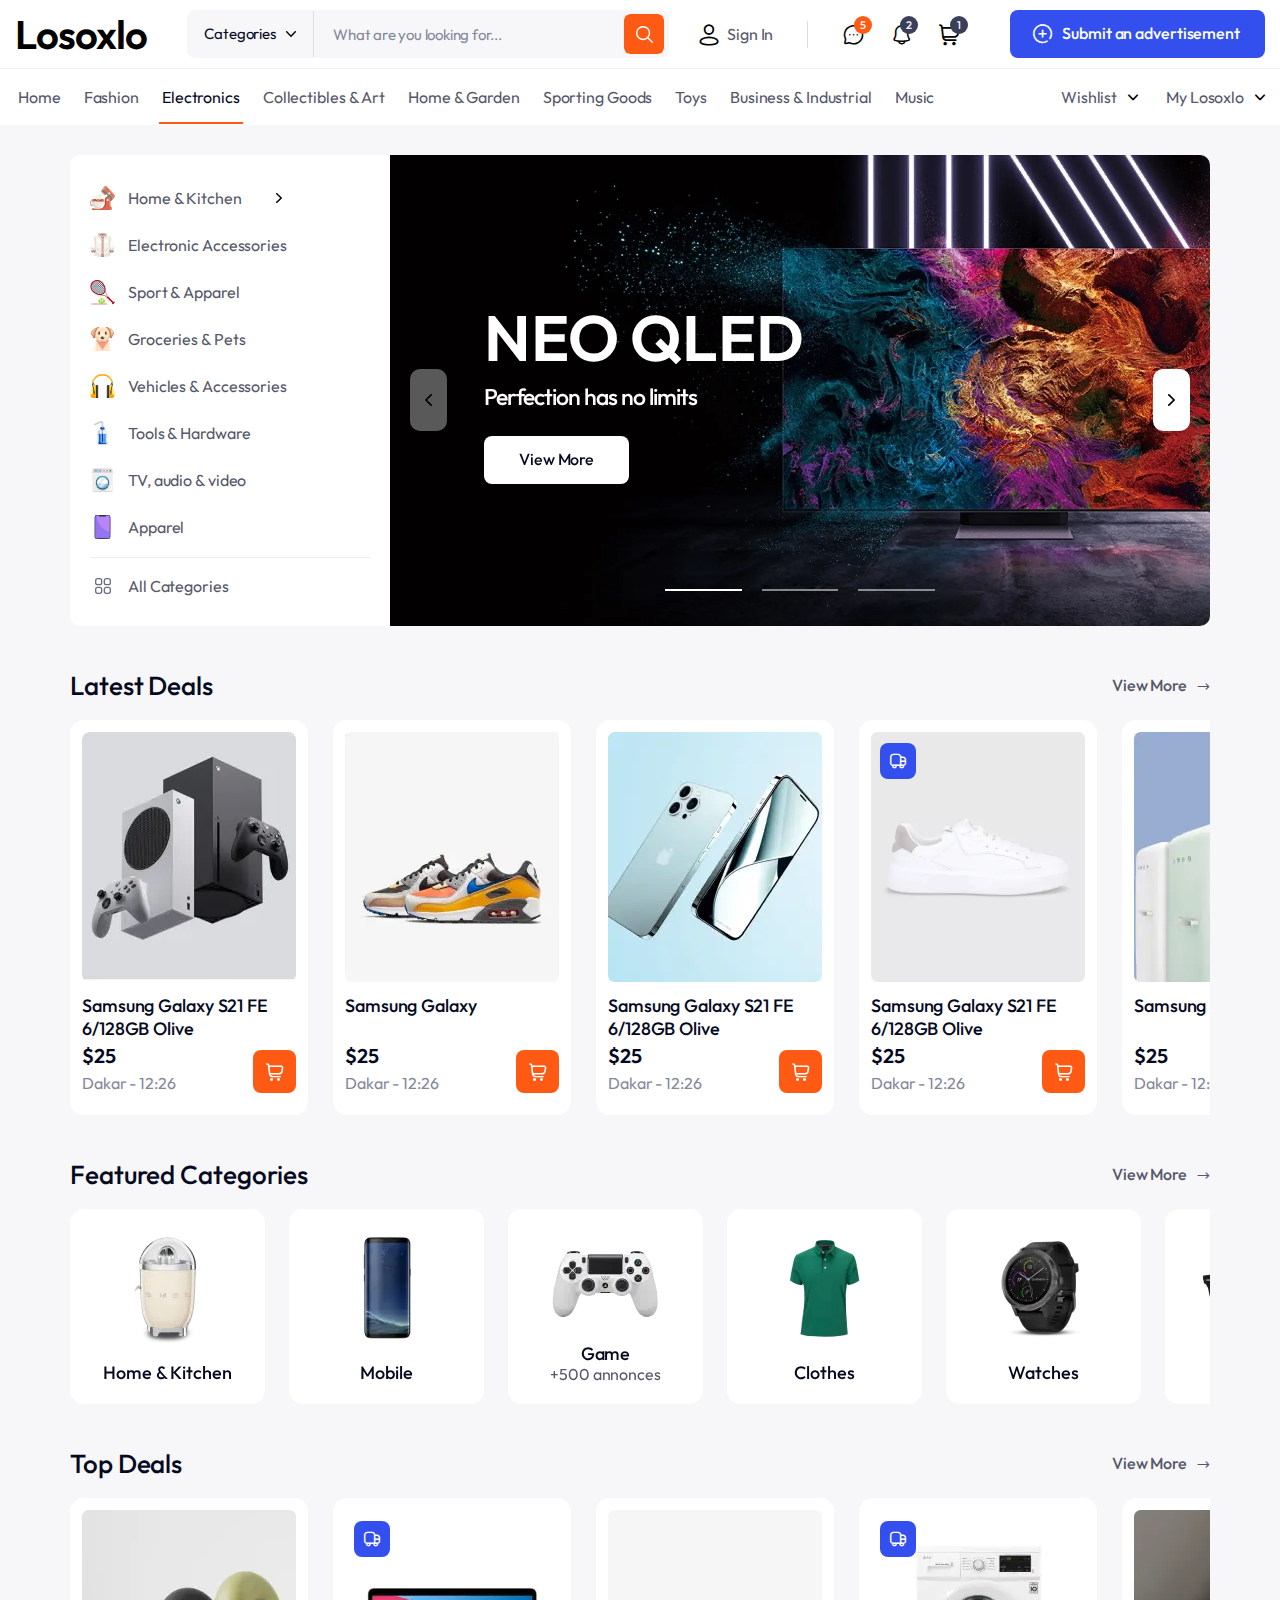
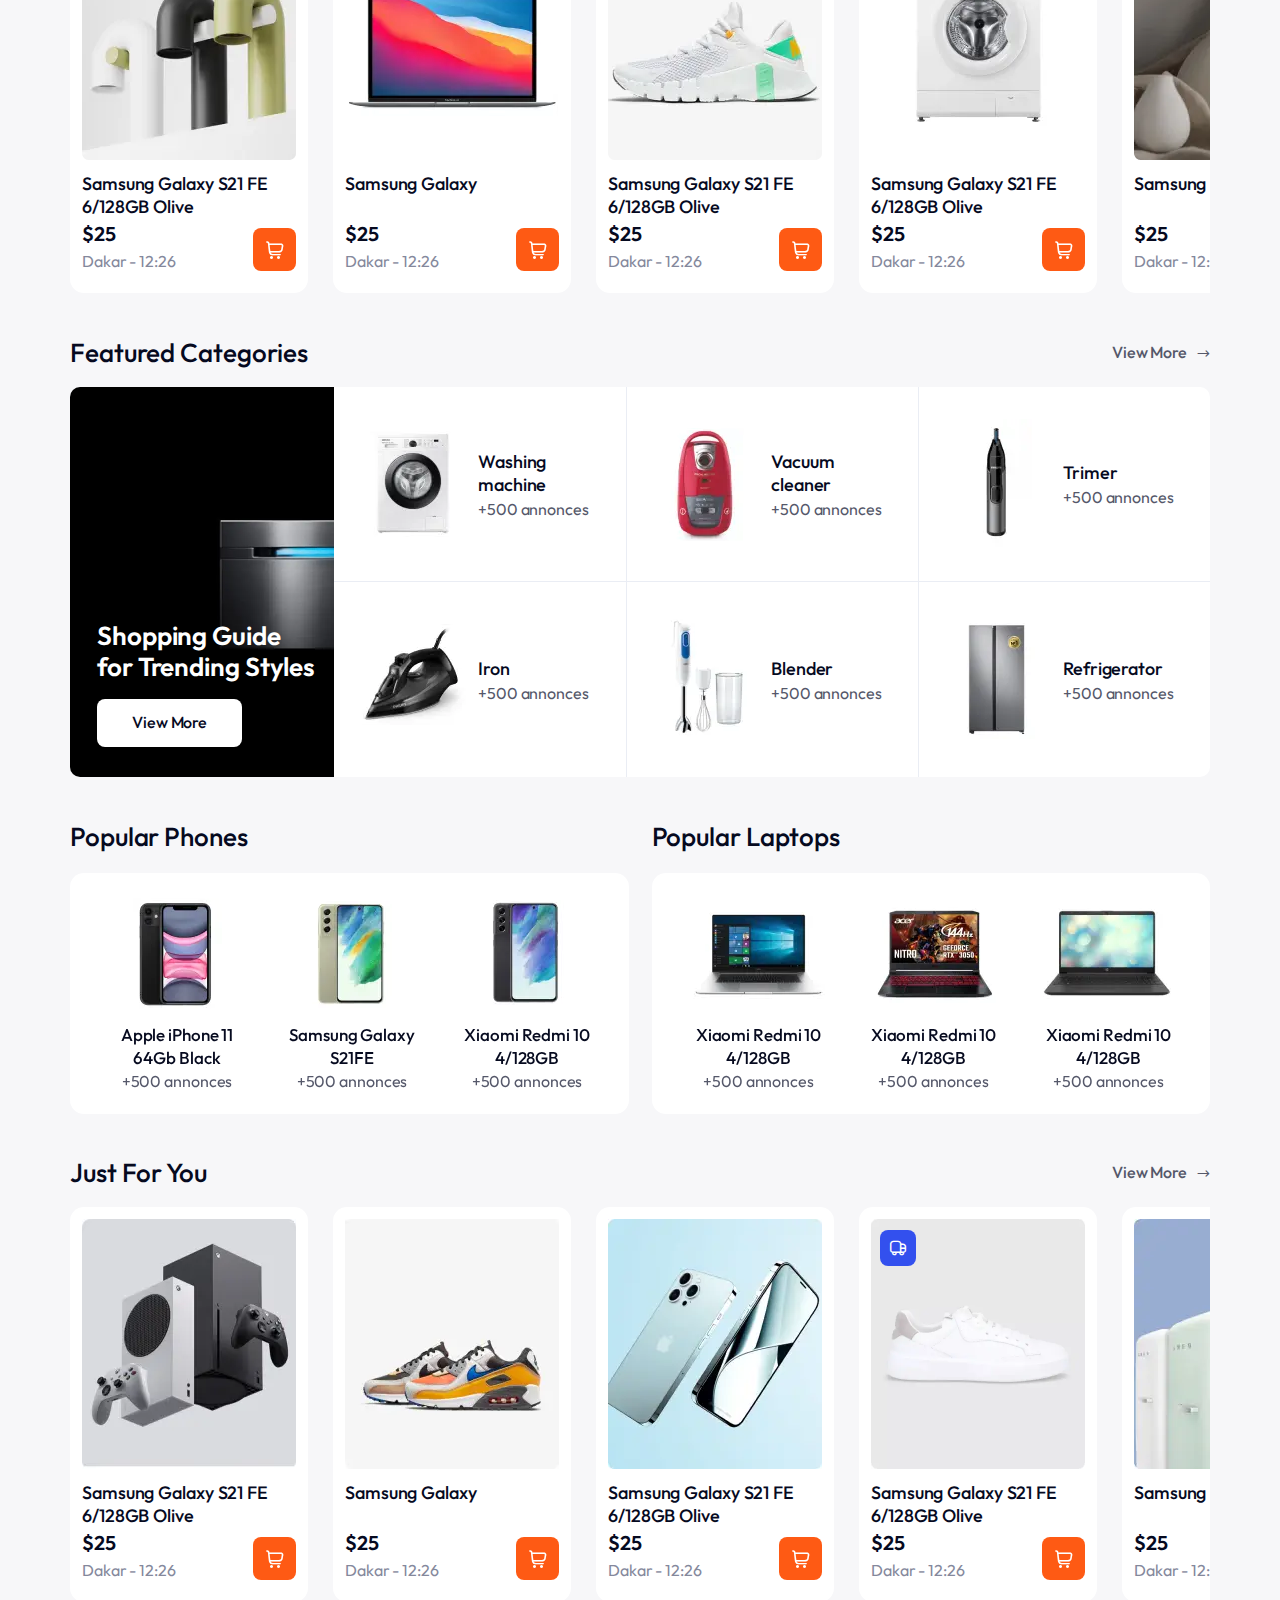
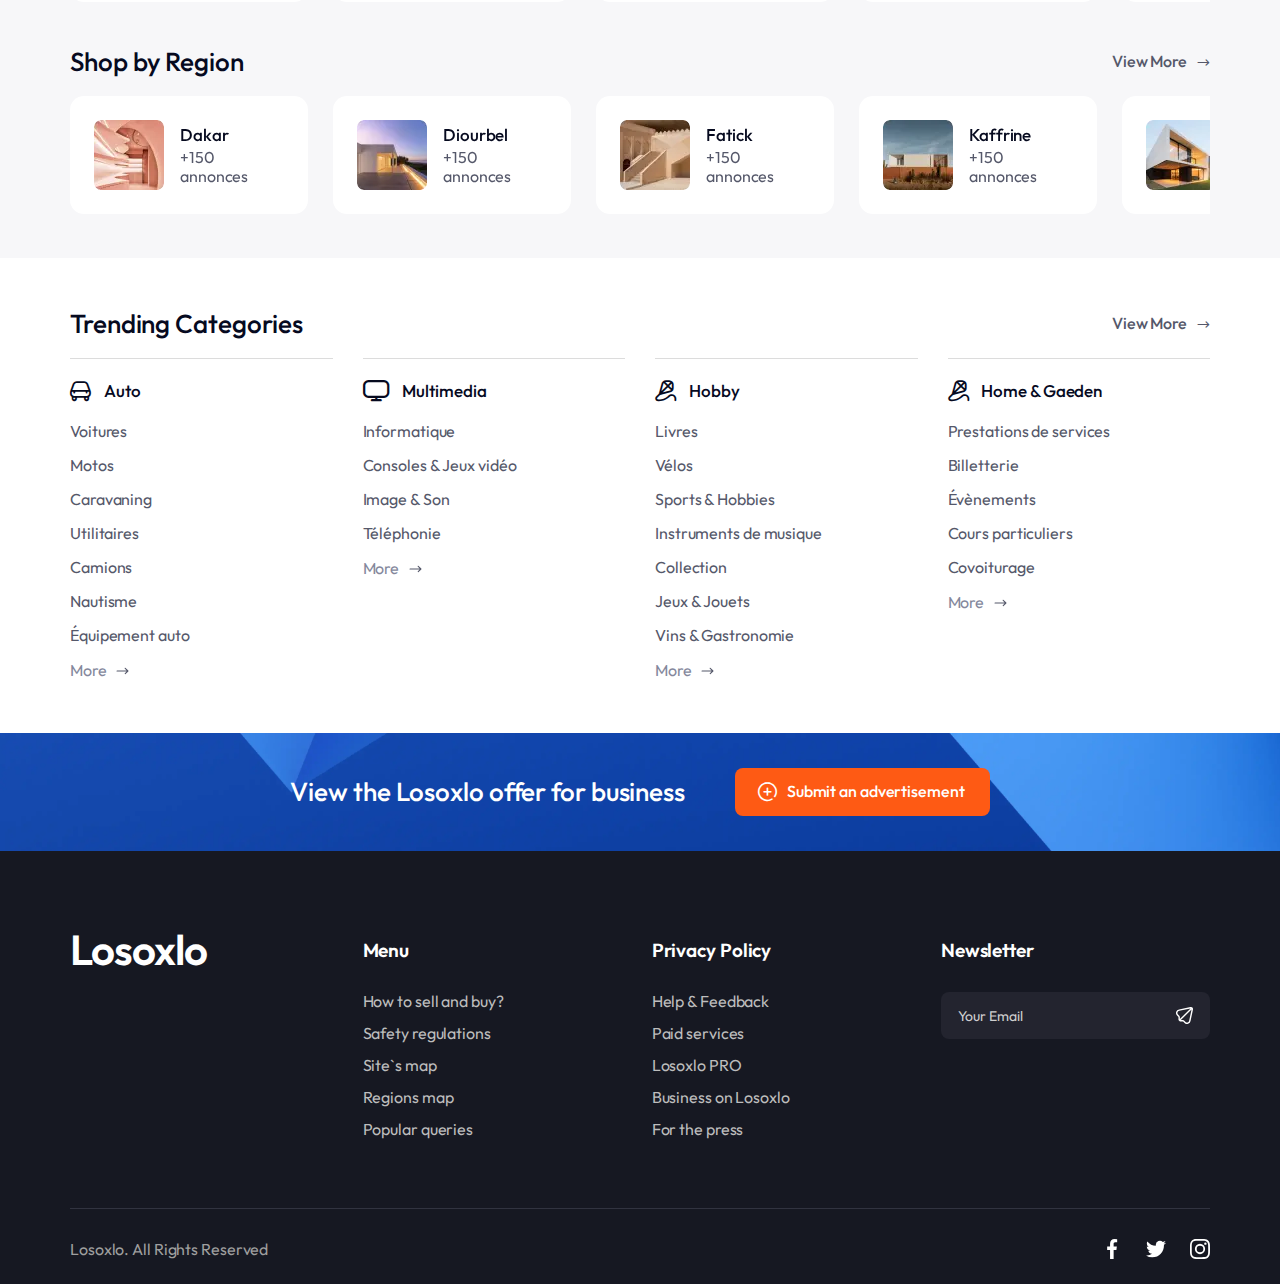
<file: index.html>
<!DOCTYPE html>
<html lang="en">

<head>
	<meta charset="UTF-8">
	<meta name="viewport" content="width=device-width, initial-scale=1.0, maximum-scale=1">
	<link rel="shortcut icon" href="#" type="image/x-icon">
	<meta http-equiv="X-UA-Compatible" content="ie=edge">
	<meta name="description" content="#">
	<title>Losoxlo</title>
	<link rel="stylesheet" href="css/fancy.css">
<link rel="stylesheet" href="css/ion.rangeSlider.min.css">
<link rel="stylesheet" href="css/swiper.min.css">
<link rel="stylesheet" href="css/icon-font.css">
<link rel="stylesheet" href="css/style.css">
<link rel="stylesheet" href="css/responsive.css">
</head>

<body>

	<div class="wrapper">

		<!-- Header -->
<header class="header">
	<div class="header__inner">

		<!-- Header top -->
		<div class="header__top">

			<!-- Logo -->
			<div class="header__logo">
				<a href="/">Losoxlo</a>
			</div>

			<!-- Search -->
			<div class="header__search">
				<form action="#">
					<select class="select header__search-categories">
						<option value="hide">Categories</option>
						<option value="">Home & Kitchen</option>
						<option value="">Electronic Accessories</option>
						<option value="">Sport & Apparel</option>
						<option value="">Groceries & Pets</option>
						<option value="">Vehicles & Accessories</option>
						<option value="">Tools & Hardware</option>
						<option value="">TV, audio & video</option>
						<option value="">Apparel</option>
					</select>
					<input class="header__search-input" type="text" placeholder="What are you looking for...">
					<select class="select header__search-location">
						<option value="hide">All country</option>
						<option value="">Dakar</option>
						<option value="">Diourbel</option>
						<option value="">Fatick</option>
						<option value="">Kaffrine</option>
						<option value="">Kaolack</option>
					</select>
					<input class="header__search-btn" type="submit" value="Search">
				</form>
			</div>

			<!-- Sign -->
			<div class="header__sign" role="button">
				<i class="i-sign"></i>
				<span>Sign In</span>
			</div>

			<!-- Actions -->
			<div class="header__actions">
				<div class="header__actions-item tablet-hidden">
					<a class="header__actions-message header__actions-btn" href="#">
						<i class="i-chat"></i>
						<span class="header__actions-counter orange">5</span>
					</a>
					<div class="header__actions-popup popup-triangle">
						<ul>
							<li>
								<a href="#">
									<div class="popup-item">
										<div class="popup-item__img">
											<img src="./img/users/sellers/2.webp" alt="Seller photo">
										</div>
										<div class="popup-item__content">
											<div class="popup-item__content-text">
												<h5 class="popup-item__name">
													Robert King
												</h5>
												<div class="popup-item__message">
													I've finished it! See you soon Lorem ipsum, dolor sit amet
													consectetur
													adipisicing elit. Vero, suscipit provident velit tempore eum enim
													eveniet debitis assumenda est placeat ducimus fugiat totam nisi
													ipsam nulla? Beatae repudiandae impedit ex!
												</div>
											</div>
											<div class="popup-item__content-count">
												<span>7</span>
											</div>
										</div>
									</div>
								</a>
							</li>
							<li>
								<a href="#">
									<div class="popup-item">
										<div class="popup-item__img">
											<img src="./img/users/sellers/3.webp" alt="Seller photo">
										</div>
										<div class="popup-item__content">
											<div class="popup-item__content-text">
												<h5 class="popup-item__name">
													Marcin Dobrozek
												</h5>
												<div class="popup-item__message">
													<span>8 images</span>
													<span>2 files</span>
												</div>
											</div>
											<div class="popup-item__content-date">
												<span>21.05.21</span>
											</div>
										</div>
									</div>
								</a>
							</li>
						</ul>
						<a class="header__actions-all" href="#">View All</a>
					</div>
				</div>
				<div class="header__actions-item tablet-hidden">
					<a class="header__actions-notifications header__actions-btn" href="#">
						<i class="i-notification"></i>
						<span class="header__actions-counter">2</span>
					</a>
					<div class="header__actions-popup popup-triangle">
						<ul>
							<li>
								<a href="#">
									<div class="popup-item">
										<div class="popup-item__img">
											<img src="./img/shop-categories/phones/p-1.webp" alt="Shop item">
										</div>
										<div class="popup-item__content">
											<div class="popup-item__content-text">
												<h5 class="popup-item__name">
													Samsung Galaxy S21 FE 6/128GB Olive
												</h5>
												<div class="popup-item__message">
													Super sale -50%
												</div>
											</div>
										</div>
									</div>
								</a>
							</li>
							<li>
								<a href="#">
									<div class="popup-item">
										<div class="popup-item__img">
											<img src="./img/shop-categories/phones/p-2.webp" alt="Shop item">
										</div>
										<div class="popup-item__content">
											<div class="popup-item__content-text">
												<h5 class="popup-item__name">
													Apple iPhone 11 64Gb Black
												</h5>
												<div class="popup-item__message">
													In stock now!
												</div>
											</div>
										</div>
									</div>
								</a>
							</li>
						</ul>
						<a class="header__actions-all" href="#">View All</a>
					</div>
				</div>
				<div class="header__actions-item mobile-hidden">
					<a class="header__actions-cart header__actions-btn" href="#">
						<i class="i-shopping-cart"></i>
						<span class="header__actions-counter">1</span>
					</a>
					<div class="header__actions-popup popup-triangle">
						<div class="cart-popup">
	<ul class="cart-popup__list">
		<li class="cart-popup__item">
			<a class="cart-popup__item-link" href="#">
				<div class="cart-popup__item-img">
					<img src="./img/shop-categories/phones/p-3.webp" alt="Shop item">
				</div>
				<div>
					<h5 class="cart-popup__item-name">
						Samsung Galaxy S21 FE 6/128GB Olive
					</h5>
					<div class="cart-popup__item-info">
						<span class="cart-popup__item-count">x 1</span>
						<span class="cart-popup__item-price">$250</span>
					</div>
				</div>
			</a>
			<div class="cart-popup__del">
				<img src="./img/icons/del.svg" alt="Del">
			</div>
		</li>
		<li class="cart-popup__item">
			<a class="cart-popup__item-link" href="#">
				<div class="cart-popup__item-img">
					<img src="./img/shop-categories/phones/p-4.webp" alt="Shop item">
				</div>
				<div>
					<h5 class="cart-popup__item-name">
						Apple iPhone 11 64Gb Black
					</h5>
					<div class="cart-popup__item-info">
						<span class="cart-popup__item-count">x 3</span>
						<span class="cart-popup__item-price">$270</span>
					</div>
				</div>
			</a>
			<div class="cart-popup__del">
				<img src="./img/icons/del.svg" alt="Del">
			</div>
		</li>
	</ul>
	<div class="cart-popup__bottom">
		<div class="cart-popup__subtotal">
			<span class="cart-popup__subtotal-text">
				Subtotal:
			</span>
			<span class="cart-popup__subtotal-price">
				$520.00
			</span>
		</div>
		<div class="cart-popup__confirm">
			<a href="#">Confirm Order</a>
		</div>
		<div class="cart-popup__to-cart">
			<a href="#">Go to cart</a>
		</div>
	</div>
</div>
					</div>
				</div>
				<a class="header__actions-cart mobile-shown" href="#">
					<i class="i-shopping-cart"></i>
					<span class="header__actions-counter">1</span>
				</a>
			</div>

			<!-- Submit an advertisement -->
			<div class="announcement-btn" role="button">
				<i class="i-plus-rounded"></i>
				<span>Submit an advertisement</span>
			</div>

			<!-- Card burger -->
<div class="burger">
	<div class="burger__toggle">
		<div class="burger__main">
			<span></span>
			<span></span>
			<span></span>
		</div>
		<div class="burger__cross">
			<span></span>
			<span></span>
		</div>
	</div>
</div><!-- Card burger -->
		</div>

		<div class="header__line"></div>

		<!-- Header bottom -->
		<div class="header__bottom">

			<!-- Header nav -->
			<nav class="header__nav">

				<!-- Header menu -->
				<div class="header__menu-wrap">
					<ul class="header__menu">
						<li>
							<a href="#">Home</a>
						</li>
						<li>
							<a href="#">Fashion</a>
						</li>
						<li>
							<a class="is-active" href="#">Electronics</a>
						</li>
						<li>
							<a href="#">Collectibles & Art</a>
						</li>
						<li>
							<a href="#">Home & Garden</a>
						</li>
						<li>
							<a href="#">Sporting Goods</a>
						</li>
						<li>
							<a href="#">Toys</a>
						</li>
						<li>
							<a href="#">Business & Industrial</a>
						</li>
						<li>
							<a href="#">Music</a>
						</li>
					</ul>
				</div>

				<!-- Header bottom actions -->
				<div class="header__bottom-actions">
					<div class="header__wishlist header__bottom-action">
						<span>
							Wishlist
						</span>
						<i class="i-angle-down"></i>
					</div>
					<div class="header__profile header__bottom-action">
						<span>
							My Losoxlo
						</span>
						<i class="i-angle-down"></i>
					</div>
				</div>

			</nav>
		</div>
	</div>
</header>

<!-- Mobile menu -->
<div class="mobile-menu">
	<div class="box"></div>
	<div class="mobile-menu__inner">
		<ul class="mobile-menu__list">
			<li>
				<a href="#">Fashion</a>
			</li>
			<li>
				<a href="#">Electronics</a>
			</li>
			<li>
				<a href="#">Collectibles &amp; Art</a>
			</li>
			<li>
				<a href="#">Home &amp; Garden</a>
			</li>
			<li>
				<a href="#">Sporting Goods</a>
			</li>
			<li>
				<a href="#">Toys</a>
			</li>
			<li>
				<a href="#">Business &amp; Industrial</a>
			</li>
			<li>
				<a href="#">Music</a>
			</li>
		</ul>
		<ul class="mobile-menu__actions">
			<li>
				<a href="#">
					<i class="i-sign"></i>
					<span>My Account</span>
				</a>
			</li>
			<li>
				<a href="#">
					<i class="i-chat"></i>
					<span>Messages</span>
				</a>
			</li>
			<li>
				<a href="#">
					<i class="i-notification"></i>
					<span>Notifications</span>
				</a>
			</li>
			<li>
				<a href="#">
					<i class="i-heart"></i>
					<span>Wish List</span>
				</a>
			</li>
		</ul>
		<!-- Submit an advertisement -->
		<div class="announcement-btn" role="button">
			<i class="i-plus-rounded"></i>
			<span>Submit an advertisement</span>
		</div>
	</div>
</div>

		<!-- Main -->
		<main>
			<div class="container">

				<!-- Main box -->
				<div class="main-box">
					<div class="main-box__nav">
						<ul class="main-box__nav-list">
							<li>
								<a href="#">Home &amp; Kitchen</a>
							</li>
							<li>
								<a href="#">Electronic Accessories</a>
							</li>
							<li>
								<a href="#">Sport &amp; Apparel</a>
							</li>
							<li>
								<a href="#">Groceries &amp; Pets</a>
							</li>
							<li>
								<a href="#">Vehicles &amp; Accessories</a>
							</li>
							<li>
								<a href="#">Tools &amp; Hardware</a>
							</li>
							<li>
								<a href="#">TV, audio &amp; video</a>
							</li>
							<li>
								<a href="#">Apparel</a>
							</li>
						</ul>
						<a class="main-box__nav-all" href="#">
							All Categories
						</a>
					</div>
					<div class="main-box__slider">

						<div class="swiper-container main-slider">
							<div class="swiper-wrapper">

								<div class="swiper-slide">
									<img src="img/main-slider/1.webp" alt="Item">
									<div class="main-slider__content">
										<h3>
											NEO QLED
										</h3>
										<span>
											Perfection has no limits
										</span>
										<a href="#">
											View More
										</a>
									</div>
								</div>
								<div class="swiper-slide">
									<img src="img/main-slider/2.webp" alt="Item">
									<div class="main-slider__content">
										<h3>
											Galaxy S
										</h3>
										<span>
											Perfection has no limits
										</span>
										<a href="#">
											View More
										</a>
									</div>
								</div>
								<div class="swiper-slide">
									<img src="img/main-slider/3.webp" alt="Item">
									<div class="main-slider__content">
										<h3>
											Sony PS5 Pro
										</h3>
										<span>
											Perfection has no limits
										</span>
										<a href="#">
											View More
										</a>
									</div>
								</div>

							</div>
							<div class="swiper-pagination sp-1"></div>
						</div>

						<div class="swiper-button-prev sb-p"></div>
						<div class="swiper-button-next sb-n"></div>

					</div>
				</div>

				<!-- Latest deals slider -->
				<div class="slider slider--lg">
					<div class="slider__top">
						<h2 class="gl-title">Latest Deals</h2>
						<a class="view-more" href="#">
							<span>View More</span>
							<i class="i-arrow-right"></i>
						</a>
					</div>
					<div class="swiper-container slider-1">
						<div class="swiper-wrapper">

							<div class="swiper-slide">
								<div class="shop-item">
									<div class="shop-item__wishlist" role="button">
										<i class="i-heart"></i>
									</div>
									<div class="shop-item__img">
										<img src="img/latest-deals/1.webp" alt="Item">
									</div>
									<a class="shop-item__name" href="#">
										Samsung Galaxy S21 FE 6/128GB Olive
									</a>
									<span class="shop-item__price">
										$25
									</span>
									<div class="shop-item__info">
										<span class="shop-item__location">Dakar</span>
										-
										<span class="shop-item__time">12:26</span>
									</div>
									<div class="shop-item__cart" role="button">
										<i class="i-shopping-cart"></i>
										<span>Buy</span>
									</div>
								</div>
							</div>
							<div class="swiper-slide">
								<div class="shop-item">
									<div class="shop-item__wishlist" role="button">
										<i class="i-heart"></i>
									</div>
									<div class="shop-item__img">
										<img src="img/latest-deals/2.webp" alt="Item">
									</div>
									<a class="shop-item__name" href="#">
										Samsung Galaxy
									</a>
									<span class="shop-item__price">
										$25
									</span>
									<div class="shop-item__info">
										<span class="shop-item__location">Dakar</span>
										-
										<span class="shop-item__time">12:26</span>
									</div>
									<div class="shop-item__cart" role="button">
										<i class="i-shopping-cart"></i>
										<span>Buy</span>
									</div>
								</div>
							</div>
							<div class="swiper-slide">
								<div class="shop-item">
									<div class="shop-item__wishlist" role="button">
										<i class="i-heart"></i>
									</div>
									<div class="shop-item__img">
										<img src="img/latest-deals/3.webp" alt="Item">
									</div>
									<a class="shop-item__name" href="#">
										Samsung Galaxy S21 FE 6/128GB Olive
									</a>
									<span class="shop-item__price">
										$25
									</span>
									<div class="shop-item__info">
										<span class="shop-item__location">Dakar</span>
										-
										<span class="shop-item__time">12:26</span>
									</div>
									<div class="shop-item__cart" role="button">
										<i class="i-shopping-cart"></i>
										<span>Buy</span>
									</div>
								</div>
							</div>
							<div class="swiper-slide">
								<div class="shop-item">
									<div class="shop-item__wishlist" role="button">
										<i class="i-heart"></i>
									</div>
									<div class="delivery-box">
										<i class="i-delivery-car"></i>
									</div>
									<div class="shop-item__img">
										<img src="img/latest-deals/4.webp" alt="Item">
									</div>
									<a class="shop-item__name" href="#">
										Samsung Galaxy S21 FE 6/128GB Olive
									</a>
									<span class="shop-item__price">
										$25
									</span>
									<div class="shop-item__info">
										<span class="shop-item__location">Dakar</span>
										-
										<span class="shop-item__time">12:26</span>
									</div>
									<div class="shop-item__cart" role="button">
										<i class="i-shopping-cart"></i>
										<span>Buy</span>
									</div>
								</div>
							</div>
							<div class="swiper-slide">
								<div class="shop-item">
									<div class="shop-item__wishlist" role="button">
										<i class="i-heart"></i>
									</div>
									<div class="shop-item__img">
										<img src="img/latest-deals/5.webp" alt="Item">
									</div>
									<a class="shop-item__name" href="#">
										Samsung 6/128GB Olive
									</a>
									<span class="shop-item__price">
										$25
									</span>
									<div class="shop-item__info">
										<span class="shop-item__location">Dakar</span>
										-
										<span class="shop-item__time">12:26</span>
									</div>
									<div class="shop-item__cart" role="button">
										<i class="i-shopping-cart"></i>
										<span>Buy</span>
									</div>
								</div>
							</div>
							<div class="swiper-slide">
								<div class="shop-item">
									<div class="shop-item__wishlist" role="button">
										<i class="i-heart"></i>
									</div>
									<div class="shop-item__img">
										<img src="img/latest-deals/1.webp" alt="Item">
									</div>
									<a class="shop-item__name" href="#">
										Samsung Galaxy S21 FE
									</a>
									<span class="shop-item__price">
										$25
									</span>
									<div class="shop-item__info">
										<span class="shop-item__location">Dakar</span>
										-
										<span class="shop-item__time">12:26</span>
									</div>
									<div class="shop-item__cart" role="button">
										<i class="i-shopping-cart"></i>
										<span>Buy</span>
									</div>
								</div>
							</div>
							<div class="swiper-slide">
								<div class="shop-item">
									<div class="shop-item__wishlist" role="button">
										<i class="i-heart"></i>
									</div>
									<div class="shop-item__img">
										<img src="img/latest-deals/3.webp" alt="Item">
									</div>
									<a class="shop-item__name" href="#">
										Samsung Galaxy S21
									</a>
									<span class="shop-item__price">
										$25
									</span>
									<div class="shop-item__info">
										<span class="shop-item__location">Dakar</span>
										-
										<span class="shop-item__time">12:26</span>
									</div>
									<div class="shop-item__cart" role="button">
										<i class="i-shopping-cart"></i>
										<span>Buy</span>
									</div>
								</div>
							</div>

						</div>
					</div>
				</div>

				<!-- Featured categories slider -->
				<div class="slider slider--md">
					<div class="slider__top">
						<h2 class="gl-title">Featured Categories</h2>
						<a class="view-more" href="#">
							<span>View More</span>
							<i class="i-arrow-right"></i>
						</a>
					</div>
					<div class="swiper-container slider-2">
						<div class="swiper-wrapper">

							<div class="swiper-slide">
								<a class="shop-item" href="#">
									<div class="shop-item__img">
										<img src="img/featured-categories/1.webp" alt="Item">
									</div>
									<span class="shop-item__name">
										Home & Kitchen
									</span>
								</a>
							</div>
							<div class="swiper-slide">
								<a class="shop-item" href="#">
									<div class="shop-item__img">
										<img src="img/featured-categories/2.webp" alt="Item">
									</div>
									<span class="shop-item__name" href="#">
										Mobile
									</span>
								</a>
							</div>
							<div class="swiper-slide">
								<a class="shop-item" href="#">
									<div class="shop-item__img">
										<img src="img/featured-categories/3.webp" alt="Item">
									</div>
									<span class="shop-item__name" href="#">
										Game
									</span>
									<span class="shop-item__annonces">
										+500 annonces
									</span>
								</a>
							</div>
							<div class="swiper-slide">
								<a class="shop-item" href="#">
									<div class="shop-item__img">
										<img src="img/featured-categories/4.webp" alt="Item">
									</div>
									<span class="shop-item__name" href="#">
										Clothes
									</span>
								</a>
							</div>
							<div class="swiper-slide">
								<a class="shop-item" href="#">
									<div class="shop-item__img">
										<img src="img/featured-categories/5.webp" alt="Item">
									</div>
									<span class="shop-item__name" href="#">
										Watches
									</span>
								</a>
							</div>
							<div class="swiper-slide">
								<a class="shop-item" href="#">
									<div class="shop-item__img">
										<img src="img/featured-categories/6.webp" alt="Item">
									</div>
									<span class="shop-item__name" href="#">
										Sun Glasses
									</span>
								</a>
							</div>
							<div class="swiper-slide">
								<a class="shop-item" href="#">
									<div class="shop-item__img">
										<img src="img/featured-categories/4.webp" alt="Item">
									</div>
									<span class="shop-item__name" href="#">
										Home
									</span>
								</a>
							</div>

						</div>
					</div>
				</div>

				<!-- Top deals slider -->
				<div class="slider slider--lg">
					<div class="slider__top">
						<h2 class="gl-title">Top Deals</h2>
						<a class="view-more" href="#">
							<span>View More</span>
							<i class="i-arrow-right"></i>
						</a>
					</div>
					<div class="swiper-container slider-3">
						<div class="swiper-wrapper">

							<div class="swiper-slide">
								<div class="shop-item">
									<div class="shop-item__wishlist" role="button">
										<i class="i-heart"></i>
									</div>
									<div class="shop-item__img">
										<img src="img/top-deals/1.webp" alt="Item">
									</div>
									<a class="shop-item__name" href="#">
										Samsung Galaxy S21 FE 6/128GB Olive
									</a>
									<span class="shop-item__price">
										$25
									</span>
									<div class="shop-item__info">
										<span class="shop-item__location">Dakar</span>
										-
										<span class="shop-item__time">12:26</span>
									</div>
									<div class="shop-item__cart" role="button">
										<i class="i-shopping-cart"></i>
										<span>Buy</span>
									</div>
								</div>
							</div>
							<div class="swiper-slide">
								<div class="shop-item">
									<div class="delivery-box">
										<i class="i-delivery-car"></i>
									</div>
									<div class="shop-item__wishlist" role="button">
										<i class="i-heart"></i>
									</div>
									<div class="shop-item__img">
										<img src="img/top-deals/2.webp" alt="Item">
									</div>
									<a class="shop-item__name" href="#">
										Samsung Galaxy
									</a>
									<span class="shop-item__price">
										$25
									</span>
									<div class="shop-item__info">
										<span class="shop-item__location">Dakar</span>
										-
										<span class="shop-item__time">12:26</span>
									</div>
									<div class="shop-item__cart" role="button">
										<i class="i-shopping-cart"></i>
										<span>Buy</span>
									</div>
								</div>
							</div>
							<div class="swiper-slide">
								<div class="shop-item">
									<div class="shop-item__wishlist" role="button">
										<i class="i-heart"></i>
									</div>
									<div class="shop-item__img">
										<img src="img/top-deals/3.webp" alt="Item">
									</div>
									<a class="shop-item__name" href="#">
										Samsung Galaxy S21 FE 6/128GB Olive
									</a>
									<span class="shop-item__price">
										$25
									</span>
									<div class="shop-item__info">
										<span class="shop-item__location">Dakar</span>
										-
										<span class="shop-item__time">12:26</span>
									</div>
									<div class="shop-item__cart" role="button">
										<i class="i-shopping-cart"></i>
										<span>Buy</span>
									</div>
								</div>
							</div>
							<div class="swiper-slide">
								<div class="shop-item">
									<div class="shop-item__wishlist" role="button">
										<i class="i-heart"></i>
									</div>
									<div class="delivery-box">
										<i class="i-delivery-car"></i>
									</div>
									<div class="shop-item__img">
										<img src="img/top-deals/4.webp" alt="Item">
									</div>
									<a class="shop-item__name" href="#">
										Samsung Galaxy S21 FE 6/128GB Olive
									</a>
									<span class="shop-item__price">
										$25
									</span>
									<div class="shop-item__info">
										<span class="shop-item__location">Dakar</span>
										-
										<span class="shop-item__time">12:26</span>
									</div>
									<div class="shop-item__cart" role="button">
										<i class="i-shopping-cart"></i>
										<span>Buy</span>
									</div>
								</div>
							</div>
							<div class="swiper-slide">
								<div class="shop-item">
									<div class="shop-item__wishlist" role="button">
										<i class="i-heart"></i>
									</div>
									<div class="shop-item__img">
										<img src="img/top-deals/5.webp" alt="Item">
									</div>
									<a class="shop-item__name" href="#">
										Samsung 6/128GB Olive
									</a>
									<span class="shop-item__price">
										$25
									</span>
									<div class="shop-item__info">
										<span class="shop-item__location">Dakar</span>
										-
										<span class="shop-item__time">12:26</span>
									</div>
									<div class="shop-item__cart" role="button">
										<i class="i-shopping-cart"></i>
										<span>Buy</span>
									</div>
								</div>
							</div>
							<div class="swiper-slide">
								<div class="shop-item">
									<div class="shop-item__wishlist" role="button">
										<i class="i-heart"></i>
									</div>
									<div class="shop-item__img">
										<img src="img/top-deals/1.webp" alt="Item">
									</div>
									<a class="shop-item__name" href="#">
										Samsung Galaxy S21 FE
									</a>
									<span class="shop-item__price">
										$25
									</span>
									<div class="shop-item__info">
										<span class="shop-item__location">Dakar</span>
										-
										<span class="shop-item__time">12:26</span>
									</div>
									<div class="shop-item__cart" role="button">
										<i class="i-shopping-cart"></i>
										<span>Buy</span>
									</div>
								</div>
							</div>
							<div class="swiper-slide">
								<div class="shop-item">
									<div class="shop-item__wishlist" role="button">
										<i class="i-heart"></i>
									</div>
									<div class="shop-item__img">
										<img src="img/top-deals/3.webp" alt="Item">
									</div>
									<a class="shop-item__name" href="#">
										Samsung Galaxy S21
									</a>
									<span class="shop-item__price">
										$25
									</span>
									<div class="shop-item__info">
										<span class="shop-item__location">Dakar</span>
										-
										<span class="shop-item__time">12:26</span>
									</div>
									<div class="shop-item__cart" role="button">
										<i class="i-shopping-cart"></i>
										<span>Buy</span>
									</div>
								</div>
							</div>

						</div>
					</div>
				</div>

				<!-- Featured categories box -->
				<div class="featured">
					<div class="featured__top">
						<h2 class="gl-title">Featured Categories</h2>
						<a class="view-more" href="#">
							<span>View More</span>
							<i class="i-arrow-right"></i>
						</a>
					</div>
					<div class="featured__content">
						<div class="featured__left">
							<p>
								Shopping Guide for Trending Styles
							</p>
							<a href="#">
								View More
							</a>
						</div>
						<div class="featured__right">
							<ul>
								<li>
									<a class="featured__item" href="#">
										<div class="featured__item-img">
											<img src="img/featured-categories/f-1.webp" alt="Item">
										</div>
										<div class="featured__item-info">
											<span class="featured__item-name">
												Washing machine
											</span>
											<span class="featured__item-annonces">
												+500 annonces
											</span>
										</div>
									</a>
								</li>
								<li>
									<a class="featured__item" href="#">
										<div class="featured__item-img">
											<img src="img/featured-categories/f-2.webp" alt="Item">
										</div>
										<div class="featured__item-info">
											<span class="featured__item-name">
												Vacuum cleaner
											</span>
											<span class="featured__item-annonces">
												+500 annonces
											</span>
										</div>
									</a>
								</li>
								<li>
									<a class="featured__item" href="#">
										<div class="featured__item-img">
											<img src="img/featured-categories/f-3.webp" alt="Item">
										</div>
										<div class="featured__item-info">
											<span class="featured__item-name">
												Trimer
											</span>
											<span class="featured__item-annonces">
												+500 annonces
											</span>
										</div>
									</a>
								</li>
							</ul>
							<ul>
								<li>
									<a class="featured__item" href="#">
										<div class="featured__item-img">
											<img src="img/featured-categories/f-4.webp" alt="Item">
										</div>
										<div class="featured__item-info">
											<span class="featured__item-name">
												Iron
											</span>
											<span class="featured__item-annonces">
												+500 annonces
											</span>
										</div>
									</a>
								</li>
								<li>
									<a class="featured__item" href="#">
										<div class="featured__item-img">
											<img src="img/featured-categories/f-5.webp" alt="Item">
										</div>
										<div class="featured__item-info">
											<span class="featured__item-name">
												Blender
											</span>
											<span class="featured__item-annonces">
												+500 annonces
											</span>
										</div>
									</a>
								</li>
								<li>
									<a class="featured__item" href="#">
										<div class="featured__item-img">
											<img src="img/featured-categories/f-6.webp" alt="Item">
										</div>
										<div class="featured__item-info">
											<span class="featured__item-name">
												Refrigerator
											</span>
											<span class="featured__item-annonces">
												+500 annonces
											</span>
										</div>
									</a>
								</li>
							</ul>
						</div>
					</div>
				</div>

				<!-- Popular box -->
				<div class="popular">
					<div class="popular__left">
						<h3 class="gl-title">
							Popular Phones
						</h3>
						<div class="popular__box">
							<div class="swiper-container slider-6">
								<div class="swiper-wrapper">
									<div class="swiper-slide">
										<a class="popular__item" href="#">
											<div class="popular__item-img">
												<img src="img/popular-products/phones/1.webp" alt="Item">
											</div>
											<span class="popular__item-name">
												Apple iPhone 11 64Gb Black
											</span>
											<span class="popular__item-annonces">
												+500 annonces
											</span>
										</a>
									</div>
									<div class="swiper-slide">
										<a class="popular__item" href="#">
											<div class="popular__item-img">
												<img src="img/popular-products/phones/2.webp" alt="Item">
											</div>
											<span class="popular__item-name">
												Samsung Galaxy S21FE
											</span>
											<span class="popular__item-annonces">
												+500 annonces
											</span>
										</a>
									</div>
									<div class="swiper-slide">
										<a class="popular__item" href="#">
											<div class="popular__item-img">
												<img src="img/popular-products/phones/3.webp" alt="Item">
											</div>
											<span class="popular__item-name">
												Xiaomi Redmi 10 4/128GB
											</span>
											<span class="popular__item-annonces">
												+500 annonces
											</span>
										</a>
									</div>
								</div>
							</div>
						</div>
					</div>
					<div class="popular__right">
						<h3 class="gl-title">
							Popular Laptops
						</h3>
						<div class="popular__box">
							<div class="swiper-container slider-7">
								<div class="swiper-wrapper">
									<div class="swiper-slide">
										<a class="popular__item" href="#">
											<div class="popular__item-img">
												<img src="img/popular-products/laptops/1.webp" alt="Item">
											</div>
											<span class="popular__item-name">
												Xiaomi Redmi 10 4/128GB
											</span>
											<span class="popular__item-annonces">
												+500 annonces
											</span>
										</a>
									</div>
									<div class="swiper-slide">
										<a class="popular__item" href="#">
											<div class="popular__item-img">
												<img src="img/popular-products/laptops/2.webp" alt="Item">
											</div>
											<span class="popular__item-name">
												Xiaomi Redmi 10 4/128GB
											</span>
											<span class="popular__item-annonces">
												+500 annonces
											</span>
										</a>
									</div>
									<div class="swiper-slide">
										<a class="popular__item" href="#">
											<div class="popular__item-img">
												<img src="img/popular-products/laptops/3.webp" alt="Item">
											</div>
											<span class="popular__item-name">
												Xiaomi Redmi 10 4/128GB
											</span>
											<span class="popular__item-annonces">
												+500 annonces
											</span>
										</a>
									</div>
								</div>
							</div>
						</div>
					</div>
				</div>

				<!-- Just For You slider -->
				<div class="slider slider--lg">
					<div class="slider__top">
						<h2 class="gl-title">Just For You</h2>
						<a class="view-more" href="#">
							<span>View More</span>
							<i class="i-arrow-right"></i>
						</a>
					</div>
					<div class="swiper-container slider-4">
						<div class="swiper-wrapper">

							<div class="swiper-slide">
								<div class="shop-item">
									<div class="shop-item__wishlist" role="button">
										<i class="i-heart"></i>
									</div>
									<div class="shop-item__img">
										<img src="img/latest-deals/1.webp" alt="Item">
									</div>
									<a href="#" class="shop-item__name">
										Samsung Galaxy S21 FE 6/128GB Olive
									</a>
									<span class="shop-item__price">
										$25
									</span>
									<div class="shop-item__info">
										<span class="shop-item__location">Dakar</span>
										-
										<span class="shop-item__time">12:26</span>
									</div>
									<div class="shop-item__cart" role="button">
										<i class="i-shopping-cart"></i>
										<span>Buy</span>
									</div>
								</div>
							</div>
							<div class="swiper-slide">
								<div class="shop-item">
									<div class="shop-item__wishlist" role="button">
										<i class="i-heart"></i>
									</div>
									<div class="shop-item__img">
										<img src="img/latest-deals/2.webp" alt="Item">
									</div>
									<a href="#" class="shop-item__name">
										Samsung Galaxy
									</a>
									<span class="shop-item__price">
										$25
									</span>
									<div class="shop-item__info">
										<span class="shop-item__location">Dakar</span>
										-
										<span class="shop-item__time">12:26</span>
									</div>
									<div class="shop-item__cart" role="button">
										<i class="i-shopping-cart"></i>
										<span>Buy</span>
									</div>
								</div>
							</div>
							<div class="swiper-slide">
								<div class="shop-item">
									<div class="shop-item__wishlist" role="button">
										<i class="i-heart"></i>
									</div>
									<div class="shop-item__img">
										<img src="img/latest-deals/3.webp" alt="Item">
									</div>
									<a href="#" class="shop-item__name">
										Samsung Galaxy S21 FE 6/128GB Olive
									</a>
									<span class="shop-item__price">
										$25
									</span>
									<div class="shop-item__info">
										<span class="shop-item__location">Dakar</span>
										-
										<span class="shop-item__time">12:26</span>
									</div>
									<div class="shop-item__cart" role="button">
										<i class="i-shopping-cart"></i>
										<span>Buy</span>
									</div>
								</div>
							</div>
							<div class="swiper-slide">
								<div class="shop-item">
									<div class="shop-item__wishlist" role="button">
										<i class="i-heart"></i>
									</div>
									<div class="delivery-box">
										<i class="i-delivery-car"></i>
									</div>
									<div class="shop-item__img">
										<img src="img/latest-deals/4.webp" alt="Item">
									</div>
									<a href="#" class="shop-item__name">
										Samsung Galaxy S21 FE 6/128GB Olive
									</a>
									<span class="shop-item__price">
										$25
									</span>
									<div class="shop-item__info">
										<span class="shop-item__location">Dakar</span>
										-
										<span class="shop-item__time">12:26</span>
									</div>
									<div class="shop-item__cart" role="button">
										<i class="i-shopping-cart"></i>
										<span>Buy</span>
									</div>
								</div>
							</div>
							<div class="swiper-slide">
								<div class="shop-item">
									<div class="shop-item__wishlist" role="button">
										<i class="i-heart"></i>
									</div>
									<div class="shop-item__img">
										<img src="img/latest-deals/5.webp" alt="Item">
									</div>
									<a href="#" class="shop-item__name">
										Samsung 6/128GB Olive
									</a>
									<span class="shop-item__price">
										$25
									</span>
									<div class="shop-item__info">
										<span class="shop-item__location">Dakar</span>
										-
										<span class="shop-item__time">12:26</span>
									</div>
									<div class="shop-item__cart" role="button">
										<i class="i-shopping-cart"></i>
										<span>Buy</span>
									</div>
								</div>
							</div>
							<div class="swiper-slide">
								<div class="shop-item">
									<div class="shop-item__wishlist" role="button">
										<i class="i-heart"></i>
									</div>
									<div class="shop-item__img">
										<img src="img/latest-deals/1.webp" alt="Item">
									</div>
									<a href="#" class="shop-item__name">
										Samsung Galaxy S21 FE
									</a>
									<span class="shop-item__price">
										$25
									</span>
									<div class="shop-item__info">
										<span class="shop-item__location">Dakar</span>
										-
										<span class="shop-item__time">12:26</span>
									</div>
									<div class="shop-item__cart" role="button">
										<i class="i-shopping-cart"></i>
										<span>Buy</span>
									</div>
								</div>
							</div>
							<div class="swiper-slide">
								<div class="shop-item">
									<div class="shop-item__wishlist" role="button">
										<i class="i-heart"></i>
									</div>
									<div class="shop-item__img">
										<img src="img/latest-deals/3.webp" alt="Item">
									</div>
									<a href="#" class="shop-item__name">
										Samsung Galaxy S21
									</a>
									<span class="shop-item__price">
										$25
									</span>
									<div class="shop-item__info">
										<span class="shop-item__location">Dakar</span>
										-
										<span class="shop-item__time">12:26</span>
									</div>
									<div class="shop-item__cart" role="button">
										<i class="i-shopping-cart"></i>
										<span>Buy</span>
									</div>
								</div>
							</div>

						</div>
					</div>
				</div>

				<!-- Shop by Region slider -->
				<div class="slider slider--sm">
					<div class="slider__top">
						<h2 class="gl-title">Shop by Region</h2>
						<a class="view-more" href="#">
							<span>View More</span>
							<i class="i-arrow-right"></i>
						</a>
					</div>
					<div class="swiper-container slider-5">
						<div class="swiper-wrapper">

							<div class="swiper-slide">
								<a class="shop-item shop-region" href="#">
									<div class="shop-region__img">
										<img src="img/regions/1.webp" alt="Item">
									</div>
									<div class="shop-region__info">
										<span class="shop-region__name">
											Dakar
										</span>
										<span class="shop-region__annonces">
											+150 annonces
										</span>
									</div>
								</a>
							</div>
							<div class="swiper-slide">
								<a class="shop-item shop-region" href="#">
									<div class="shop-region__img">
										<img src="img/regions/2.webp" alt="Item">
									</div>
									<div class="shop-region__info">
										<span class="shop-region__name">
											Diourbel
										</span>
										<span class="shop-region__annonces">
											+150 annonces
										</span>
									</div>
								</a>
							</div>
							<div class="swiper-slide">
								<a class="shop-item shop-region" href="#">
									<div class="shop-region__img">
										<img src="img/regions/3.webp" alt="Item">
									</div>
									<div class="shop-region__info">
										<span class="shop-region__name">
											Fatick
										</span>
										<span class="shop-region__annonces">
											+150 annonces
										</span>
									</div>
								</a>
							</div>
							<div class="swiper-slide">
								<a class="shop-item shop-region" href="#">
									<div class="shop-region__img">
										<img src="img/regions/4.webp" alt="Item">
									</div>
									<div class="shop-region__info">
										<span class="shop-region__name">
											Kaffrine
										</span>
										<span class="shop-region__annonces">
											+150 annonces
										</span>
									</div>
								</a>
							</div>
							<div class="swiper-slide">
								<a class="shop-item shop-region" href="#">
									<div class="shop-region__img">
										<img src="img/regions/5.webp" alt="Item">
									</div>
									<div class="shop-region__info">
										<span class="shop-region__name">
											Kaolack
										</span>
										<span class="shop-region__annonces">
											+150 annonces
										</span>
									</div>
								</a>
							</div>
							<div class="swiper-slide">
								<a class="shop-item shop-region" href="#">
									<div class="shop-region__img">
										<img src="img/regions/3.webp" alt="Item">
									</div>
									<div class="shop-region__info">
										<span class="shop-region__name">
											Dakar
										</span>
										<span class="shop-region__annonces">
											+150 annonces
										</span>
									</div>
								</a>
							</div>
							<div class="swiper-slide">
								<a class="shop-item shop-region" href="#">
									<div class="shop-region__img">
										<img src="img/regions/2.webp" alt="Item">
									</div>
									<div class="shop-region__info">
										<span class="shop-region__name">
											Dakar
										</span>
										<span class="shop-region__annonces">
											+150 annonces
										</span>
									</div>
								</a>
							</div>

						</div>
					</div>
				</div>

			</div>

			<!-- Trending categories -->
			<div class="trending">
				<div class="container">
					<div class="trending__top">
						<h2 class="gl-title">Trending Categories</h2>
						<a class="view-more" href="#">
							<span>View More</span>
							<i class="i-arrow-right"></i>
						</a>
					</div>
					<div class="trending__categories">
						<div class="trending__category">
							<h4 class="trending__category-title">
								<i class="i-auto"></i>
								<span>Auto</span>
							</h4>
							<ul class="trending__category-list">
								<li>
									<a href="#">Voitures</a>
								</li>
								<li>
									<a href="#">Motos</a>
								</li>
								<li>
									<a href="#">Caravaning</a>
								</li>
								<li>
									<a href="#">Utilitaires</a>
								</li>
								<li>
									<a href="#">Camions</a>
								</li>
								<li>
									<a href="#">Nautisme</a>
								</li>
								<li>
									<a href="#">Équipement auto</a>
								</li>
							</ul>
							<a class="trending__category-all" href="#">More</a>
						</div>
						<div class="trending__category">
							<h4 class="trending__category-title">
								<i class="i-multimedia"></i>
								<span>Multimedia</span>
							</h4>
							<ul class="trending__category-list">
								<li>
									<a href="#">Informatique</a>
								</li>
								<li>
									<a href="#">Consoles &amp; Jeux vidéo</a>
								</li>
								<li>
									<a href="#">Image &amp; Son</a>
								</li>
								<li>
									<a href="#">Téléphonie</a>
								</li>
							</ul>
							<a class="trending__category-all" href="#">More</a>
						</div>
						<div class="trending__category">
							<h4 class="trending__category-title">
								<i class="i-hobby"></i>
								<span>Hobby</span>
							</h4>
							<ul class="trending__category-list">
								<li>
									<a href="#">Livres</a>
								</li>
								<li>
									<a href="#">Vélos</a>
								</li>
								<li>
									<a href="#">Sports &amp; Hobbies</a>
								</li>
								<li>
									<a href="#">Instruments de musique</a>
								</li>
								<li>
									<a href="#">Collection</a>
								</li>
								<li>
									<a href="#">Jeux &amp; Jouets</a>
								</li>
								<li>
									<a href="#">Vins &amp; Gastronomie</a>
								</li>
							</ul>
							<a class="trending__category-all" href="#">More</a>
						</div>
						<div class="trending__category">
							<h4 class="trending__category-title">
								<i class="i-hobby"></i>
								<span>Home &amp; Gaeden</span>
							</h4>
							<ul class="trending__category-list">
								<li>
									<a href="#">Prestations de services</a>
								</li>
								<li>
									<a href="#">Billetterie</a>
								</li>
								<li>
									<a href="#">Évènements</a>
								</li>
								<li>
									<a href="#">Cours particuliers</a>
								</li>
								<li>
									<a href="#">Covoiturage</a>
								</li>
							</ul>
							<a class="trending__category-all" href="#">More</a>
						</div>
					</div>
				</div>
			</div>

		</main>

		<!-- Pre-footer -->
<div class="pre-footer">
	<p>
		View the Losoxlo offer for business
	</p>
	<div class="announcement-btn orange" role="button">
		<i class="i-plus-rounded"></i>
		<span>Submit an advertisement</span>
	</div>
</div>

<!-- Footer -->
<footer class="footer">
	<div class="container">
		<!-- Footer inner -->
		<div class="footer__inner">

			<!-- Footer logo -->
			<div class="footer__logo">
				<a href="#">Losoxlo</a>
			</div>

			<div class="footer__inner-right">

				<!-- Footer nav -->
				<nav class="footer__nav">
					<h4 class="footer__title">
						Menu
					</h4>
					<ul class="footer__list">
						<li>
							<a href="#">How to sell and buy?</a>
						</li>
						<li>
							<a href="#">Safety regulations</a>
						</li>
						<li>
							<a href="#">Site`s map</a>
						</li>
						<li>
							<a href="#">Regions map</a>
						</li>
						<li>
							<a href="#">Popular queries</a>
						</li>
					</ul>
				</nav>

				<!-- Footer policy -->
				<div class="footer__policy">
					<h4 class="footer__title">
						Privacy Policy
					</h4>
					<ul class="footer__list">
						<li>
							<a href="#">Help &amp; Feedback</a>
						</li>
						<li>
							<a href="#">Paid services</a>
						</li>
						<li>
							<a href="#">Losoxlo PRO</a>
						</li>
						<li>
							<a href="#">Business on Losoxlo</a>
						</li>
						<li>
							<a href="#">For the press</a>
						</li>
					</ul>
				</div>

				<!-- Footer newsletter -->
				<div class="footer__newsletter">
					<h4 class="footer__title">
						Newsletter
					</h4>
					<form action="#">
						<input type="text" placeholder="Your Email">
						<input type="submit" value="">
					</form>
				</div>
			</div>

		</div>

		<!-- Footer bottom -->
		<div class="footer__bottom">
			<span class="footer__bottom-rights">
				Losoxlo. All Rights Reserved
			</span>
			<div class="footer__bottom-socials">
				<a href="#"></a>
				<a href="#"></a>
				<a href="#"></a>
			</div>
		</div>
	</div>
</footer>
	</div>

	<script src="js/jquery-3.6.0.min.js"></script>
<script src="js/fancy.js"></script>
<script src="js/ion.rangeSlider.min.js"></script>
<script src="js/swiper.min.js"></script>
<script src="js/main.js"></script>
</body>

</html>
</file>
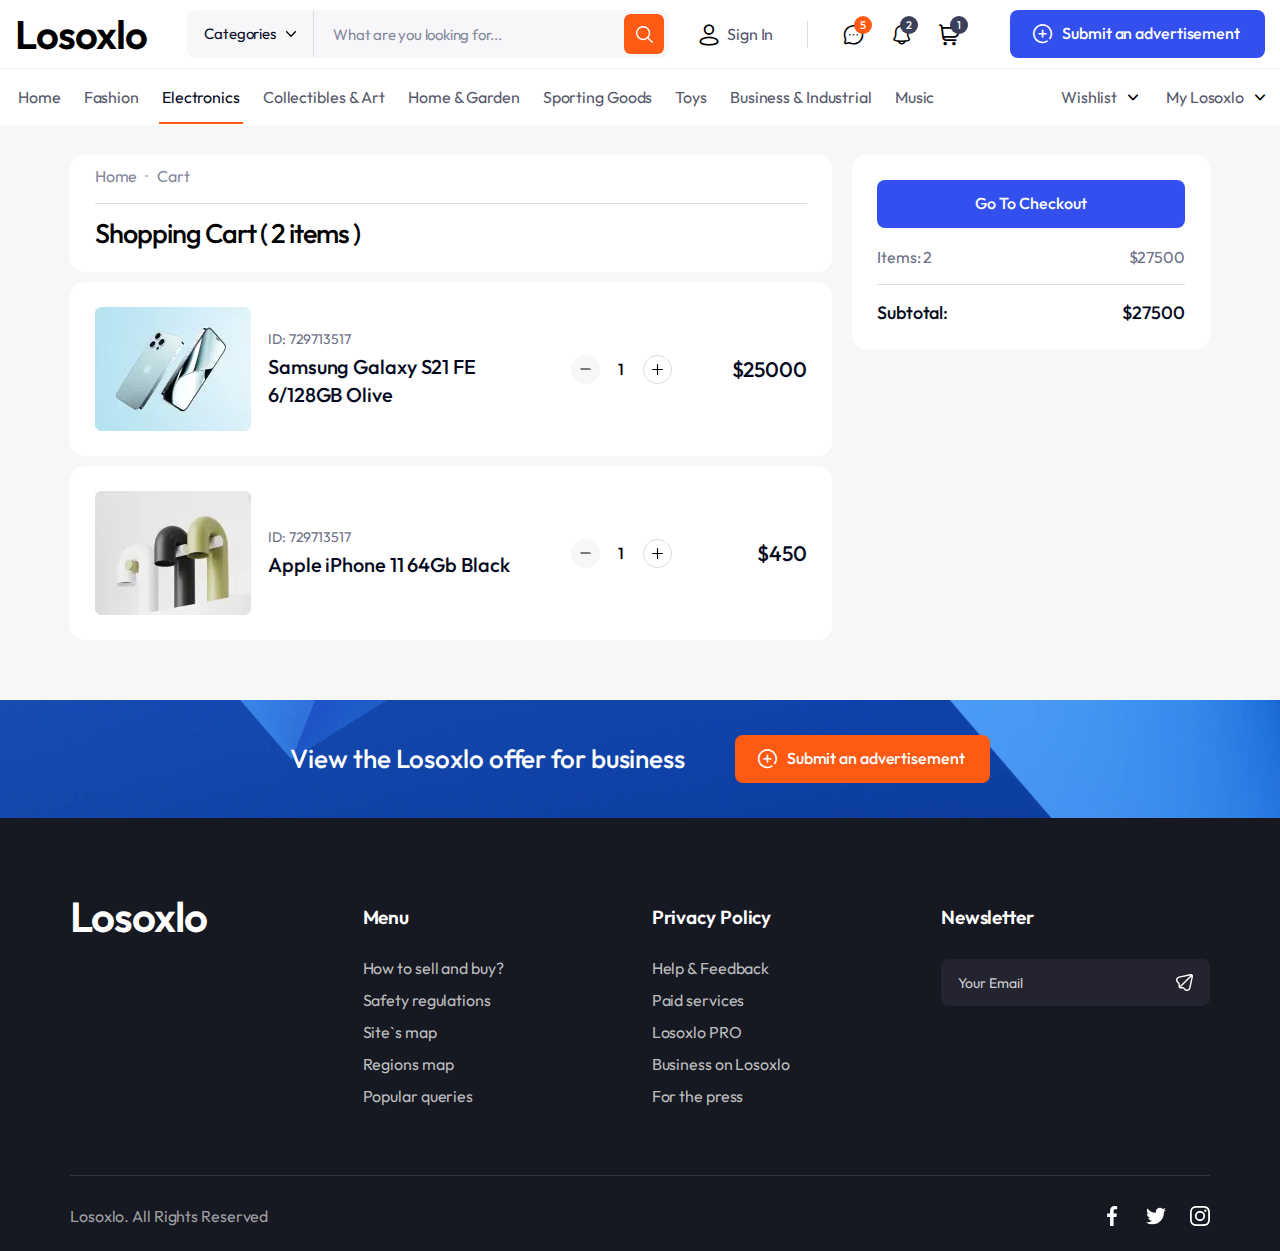
<file: cart.html>
<!DOCTYPE html>
<html lang="en">

<head>
	<meta charset="UTF-8">
	<meta name="viewport" content="width=device-width, initial-scale=1.0, maximum-scale=1">
	<link rel="shortcut icon" href="#" type="image/x-icon">
	<meta http-equiv="X-UA-Compatible" content="ie=edge">
	<meta name="description" content="#">
	<title>Losoxlo - Item</title>
	<link rel="stylesheet" href="css/fancy.css">
<link rel="stylesheet" href="css/ion.rangeSlider.min.css">
<link rel="stylesheet" href="css/swiper.min.css">
<link rel="stylesheet" href="css/icon-font.css">
<link rel="stylesheet" href="css/style.css">
<link rel="stylesheet" href="css/responsive.css">
</head>

<body>

	<div class="wrapper">

		<!-- Header -->
<header class="header">
	<div class="header__inner">

		<!-- Header top -->
		<div class="header__top">

			<!-- Logo -->
			<div class="header__logo">
				<a href="/">Losoxlo</a>
			</div>

			<!-- Search -->
			<div class="header__search">
				<form action="#">
					<select class="select header__search-categories">
						<option value="hide">Categories</option>
						<option value="">Home & Kitchen</option>
						<option value="">Electronic Accessories</option>
						<option value="">Sport & Apparel</option>
						<option value="">Groceries & Pets</option>
						<option value="">Vehicles & Accessories</option>
						<option value="">Tools & Hardware</option>
						<option value="">TV, audio & video</option>
						<option value="">Apparel</option>
					</select>
					<input class="header__search-input" type="text" placeholder="What are you looking for...">
					<select class="select header__search-location">
						<option value="hide">All country</option>
						<option value="">Dakar</option>
						<option value="">Diourbel</option>
						<option value="">Fatick</option>
						<option value="">Kaffrine</option>
						<option value="">Kaolack</option>
					</select>
					<input class="header__search-btn" type="submit" value="Search">
				</form>
			</div>

			<!-- Sign -->
			<div class="header__sign" role="button">
				<i class="i-sign"></i>
				<span>Sign In</span>
			</div>

			<!-- Actions -->
			<div class="header__actions">
				<div class="header__actions-item tablet-hidden">
					<a class="header__actions-message header__actions-btn" href="#">
						<i class="i-chat"></i>
						<span class="header__actions-counter orange">5</span>
					</a>
					<div class="header__actions-popup popup-triangle">
						<ul>
							<li>
								<a href="#">
									<div class="popup-item">
										<div class="popup-item__img">
											<img src="./img/users/sellers/2.webp" alt="Seller photo">
										</div>
										<div class="popup-item__content">
											<div class="popup-item__content-text">
												<h5 class="popup-item__name">
													Robert King
												</h5>
												<div class="popup-item__message">
													I've finished it! See you soon Lorem ipsum, dolor sit amet
													consectetur
													adipisicing elit. Vero, suscipit provident velit tempore eum enim
													eveniet debitis assumenda est placeat ducimus fugiat totam nisi
													ipsam nulla? Beatae repudiandae impedit ex!
												</div>
											</div>
											<div class="popup-item__content-count">
												<span>7</span>
											</div>
										</div>
									</div>
								</a>
							</li>
							<li>
								<a href="#">
									<div class="popup-item">
										<div class="popup-item__img">
											<img src="./img/users/sellers/3.webp" alt="Seller photo">
										</div>
										<div class="popup-item__content">
											<div class="popup-item__content-text">
												<h5 class="popup-item__name">
													Marcin Dobrozek
												</h5>
												<div class="popup-item__message">
													<span>8 images</span>
													<span>2 files</span>
												</div>
											</div>
											<div class="popup-item__content-date">
												<span>21.05.21</span>
											</div>
										</div>
									</div>
								</a>
							</li>
						</ul>
						<a class="header__actions-all" href="#">View All</a>
					</div>
				</div>
				<div class="header__actions-item tablet-hidden">
					<a class="header__actions-notifications header__actions-btn" href="#">
						<i class="i-notification"></i>
						<span class="header__actions-counter">2</span>
					</a>
					<div class="header__actions-popup popup-triangle">
						<ul>
							<li>
								<a href="#">
									<div class="popup-item">
										<div class="popup-item__img">
											<img src="./img/shop-categories/phones/p-1.webp" alt="Shop item">
										</div>
										<div class="popup-item__content">
											<div class="popup-item__content-text">
												<h5 class="popup-item__name">
													Samsung Galaxy S21 FE 6/128GB Olive
												</h5>
												<div class="popup-item__message">
													Super sale -50%
												</div>
											</div>
										</div>
									</div>
								</a>
							</li>
							<li>
								<a href="#">
									<div class="popup-item">
										<div class="popup-item__img">
											<img src="./img/shop-categories/phones/p-2.webp" alt="Shop item">
										</div>
										<div class="popup-item__content">
											<div class="popup-item__content-text">
												<h5 class="popup-item__name">
													Apple iPhone 11 64Gb Black
												</h5>
												<div class="popup-item__message">
													In stock now!
												</div>
											</div>
										</div>
									</div>
								</a>
							</li>
						</ul>
						<a class="header__actions-all" href="#">View All</a>
					</div>
				</div>
				<div class="header__actions-item mobile-hidden">
					<a class="header__actions-cart header__actions-btn" href="#">
						<i class="i-shopping-cart"></i>
						<span class="header__actions-counter">1</span>
					</a>
					<div class="header__actions-popup popup-triangle">
						<div class="cart-popup">
	<ul class="cart-popup__list">
		<li class="cart-popup__item">
			<a class="cart-popup__item-link" href="#">
				<div class="cart-popup__item-img">
					<img src="./img/shop-categories/phones/p-3.webp" alt="Shop item">
				</div>
				<div>
					<h5 class="cart-popup__item-name">
						Samsung Galaxy S21 FE 6/128GB Olive
					</h5>
					<div class="cart-popup__item-info">
						<span class="cart-popup__item-count">x 1</span>
						<span class="cart-popup__item-price">$250</span>
					</div>
				</div>
			</a>
			<div class="cart-popup__del">
				<img src="./img/icons/del.svg" alt="Del">
			</div>
		</li>
		<li class="cart-popup__item">
			<a class="cart-popup__item-link" href="#">
				<div class="cart-popup__item-img">
					<img src="./img/shop-categories/phones/p-4.webp" alt="Shop item">
				</div>
				<div>
					<h5 class="cart-popup__item-name">
						Apple iPhone 11 64Gb Black
					</h5>
					<div class="cart-popup__item-info">
						<span class="cart-popup__item-count">x 3</span>
						<span class="cart-popup__item-price">$270</span>
					</div>
				</div>
			</a>
			<div class="cart-popup__del">
				<img src="./img/icons/del.svg" alt="Del">
			</div>
		</li>
	</ul>
	<div class="cart-popup__bottom">
		<div class="cart-popup__subtotal">
			<span class="cart-popup__subtotal-text">
				Subtotal:
			</span>
			<span class="cart-popup__subtotal-price">
				$520.00
			</span>
		</div>
		<div class="cart-popup__confirm">
			<a href="#">Confirm Order</a>
		</div>
		<div class="cart-popup__to-cart">
			<a href="#">Go to cart</a>
		</div>
	</div>
</div>
					</div>
				</div>
				<a class="header__actions-cart mobile-shown" href="#">
					<i class="i-shopping-cart"></i>
					<span class="header__actions-counter">1</span>
				</a>
			</div>

			<!-- Submit an advertisement -->
			<div class="announcement-btn" role="button">
				<i class="i-plus-rounded"></i>
				<span>Submit an advertisement</span>
			</div>

			<!-- Card burger -->
<div class="burger">
	<div class="burger__toggle">
		<div class="burger__main">
			<span></span>
			<span></span>
			<span></span>
		</div>
		<div class="burger__cross">
			<span></span>
			<span></span>
		</div>
	</div>
</div><!-- Card burger -->
		</div>

		<div class="header__line"></div>

		<!-- Header bottom -->
		<div class="header__bottom">

			<!-- Header nav -->
			<nav class="header__nav">

				<!-- Header menu -->
				<div class="header__menu-wrap">
					<ul class="header__menu">
						<li>
							<a href="#">Home</a>
						</li>
						<li>
							<a href="#">Fashion</a>
						</li>
						<li>
							<a class="is-active" href="#">Electronics</a>
						</li>
						<li>
							<a href="#">Collectibles & Art</a>
						</li>
						<li>
							<a href="#">Home & Garden</a>
						</li>
						<li>
							<a href="#">Sporting Goods</a>
						</li>
						<li>
							<a href="#">Toys</a>
						</li>
						<li>
							<a href="#">Business & Industrial</a>
						</li>
						<li>
							<a href="#">Music</a>
						</li>
					</ul>
				</div>

				<!-- Header bottom actions -->
				<div class="header__bottom-actions">
					<div class="header__wishlist header__bottom-action">
						<span>
							Wishlist
						</span>
						<i class="i-angle-down"></i>
					</div>
					<div class="header__profile header__bottom-action">
						<span>
							My Losoxlo
						</span>
						<i class="i-angle-down"></i>
					</div>
				</div>

			</nav>
		</div>
	</div>
</header>

<!-- Mobile menu -->
<div class="mobile-menu">
	<div class="box"></div>
	<div class="mobile-menu__inner">
		<ul class="mobile-menu__list">
			<li>
				<a href="#">Fashion</a>
			</li>
			<li>
				<a href="#">Electronics</a>
			</li>
			<li>
				<a href="#">Collectibles &amp; Art</a>
			</li>
			<li>
				<a href="#">Home &amp; Garden</a>
			</li>
			<li>
				<a href="#">Sporting Goods</a>
			</li>
			<li>
				<a href="#">Toys</a>
			</li>
			<li>
				<a href="#">Business &amp; Industrial</a>
			</li>
			<li>
				<a href="#">Music</a>
			</li>
		</ul>
		<ul class="mobile-menu__actions">
			<li>
				<a href="#">
					<i class="i-sign"></i>
					<span>My Account</span>
				</a>
			</li>
			<li>
				<a href="#">
					<i class="i-chat"></i>
					<span>Messages</span>
				</a>
			</li>
			<li>
				<a href="#">
					<i class="i-notification"></i>
					<span>Notifications</span>
				</a>
			</li>
			<li>
				<a href="#">
					<i class="i-heart"></i>
					<span>Wish List</span>
				</a>
			</li>
		</ul>
		<!-- Submit an advertisement -->
		<div class="announcement-btn" role="button">
			<i class="i-plus-rounded"></i>
			<span>Submit an advertisement</span>
		</div>
	</div>
</div>

		<div class="container">

			<!-- Cart -->
			<div class="cart">
				<div class="cart__left">
					<div class="cart__left-top gl-box">
						<div class="breadcrumbs">
							<ul>
								<li class="breadcrumbs__item">
									<a href="#">
										Home
									</a>
								</li>
								<li class="breadcrumbs__item">
									<a href="#">
										Cart
									</a>
								</li>
							</ul>
						</div>
						<div class="cart__item-count">
							Shopping Cart ( <span>2</span> items )
						</div>
					</div>
					<ul class="cart__list">
						<li class="gl-box">
							<a class="cart__item-link" href="#">
								<div class="cart__item-img">
									<img src="./img/shop-categories/phones/8.webp" alt="Item">
								</div>
								<div class="cart__item-info">
									<span class="cart__item-id">
										ID:
										<span>
											729713517
										</span>
									</span>
									<span class="cart__item-name">
										Samsung Galaxy S21 FE 6/128GB Olive
									</span>
								</div>
							</a>
							<div class="cart__item-quantity">
								<div class="num-block">
									<div class="num-in">
										<span class="minus dis"></span>
										<input type="number" class="in-num" value="1">
										<span class="plus"></span>
									</div>
								</div>
							</div>
							<div class="cart__item-price">
								<span>
									$25000
								</span>
								<div class="cart__item-del"></div>
							</div>
						</li>
						<li class="gl-box">
							<a class="cart__item-link" href="#">
								<div class="cart__item-img">
									<img src="./img/shop-categories/phones/9.webp" alt="Item">
								</div>
								<div class="cart__item-info">
									<span class="cart__item-id">
										ID:
										<span>
											729713517
										</span>
									</span>
									<span class="cart__item-name">
										Apple iPhone 11 64Gb Black
									</span>
								</div>
							</a>
							<div class="cart__item-quantity">
								<div class="num-block">
									<div class="num-in">
										<span class="minus dis"></span>
										<input type="number" class="in-num" value="1">
										<span class="plus"></span>
									</div>
								</div>
							</div>
							<div class="cart__item-price">
								<span>
									$450
								</span>
								<div class="cart__item-del"></div>
							</div>
						</li>
					</ul>
				</div>
				<div class="cart__right gl-box">
					<button class="cart__checkout">
						Go To Checkout
					</button>
					<div>
						<div class="cart__items-total">
							<span>
								Items: 2
							</span>
							<span>
								$27500
							</span>
						</div>
						<div class="cart__subtotal">
							<span>
								Subtotal:
							</span>
							<span>
								$27500
							</span>
						</div>
					</div>
				</div>
			</div>

		</div><!-- container -->

		<!-- Pre-footer -->
<div class="pre-footer">
	<p>
		View the Losoxlo offer for business
	</p>
	<div class="announcement-btn orange" role="button">
		<i class="i-plus-rounded"></i>
		<span>Submit an advertisement</span>
	</div>
</div>

<!-- Footer -->
<footer class="footer">
	<div class="container">
		<!-- Footer inner -->
		<div class="footer__inner">

			<!-- Footer logo -->
			<div class="footer__logo">
				<a href="#">Losoxlo</a>
			</div>

			<div class="footer__inner-right">

				<!-- Footer nav -->
				<nav class="footer__nav">
					<h4 class="footer__title">
						Menu
					</h4>
					<ul class="footer__list">
						<li>
							<a href="#">How to sell and buy?</a>
						</li>
						<li>
							<a href="#">Safety regulations</a>
						</li>
						<li>
							<a href="#">Site`s map</a>
						</li>
						<li>
							<a href="#">Regions map</a>
						</li>
						<li>
							<a href="#">Popular queries</a>
						</li>
					</ul>
				</nav>

				<!-- Footer policy -->
				<div class="footer__policy">
					<h4 class="footer__title">
						Privacy Policy
					</h4>
					<ul class="footer__list">
						<li>
							<a href="#">Help &amp; Feedback</a>
						</li>
						<li>
							<a href="#">Paid services</a>
						</li>
						<li>
							<a href="#">Losoxlo PRO</a>
						</li>
						<li>
							<a href="#">Business on Losoxlo</a>
						</li>
						<li>
							<a href="#">For the press</a>
						</li>
					</ul>
				</div>

				<!-- Footer newsletter -->
				<div class="footer__newsletter">
					<h4 class="footer__title">
						Newsletter
					</h4>
					<form action="#">
						<input type="text" placeholder="Your Email">
						<input type="submit" value="">
					</form>
				</div>
			</div>

		</div>

		<!-- Footer bottom -->
		<div class="footer__bottom">
			<span class="footer__bottom-rights">
				Losoxlo. All Rights Reserved
			</span>
			<div class="footer__bottom-socials">
				<a href="#"></a>
				<a href="#"></a>
				<a href="#"></a>
			</div>
		</div>
	</div>
</footer>
	</div><!-- wrapper -->

	<script src="js/jquery-3.6.0.min.js"></script>
<script src="js/fancy.js"></script>
<script src="js/ion.rangeSlider.min.js"></script>
<script src="js/swiper.min.js"></script>
<script src="js/main.js"></script>
</body>

</html>
</file>
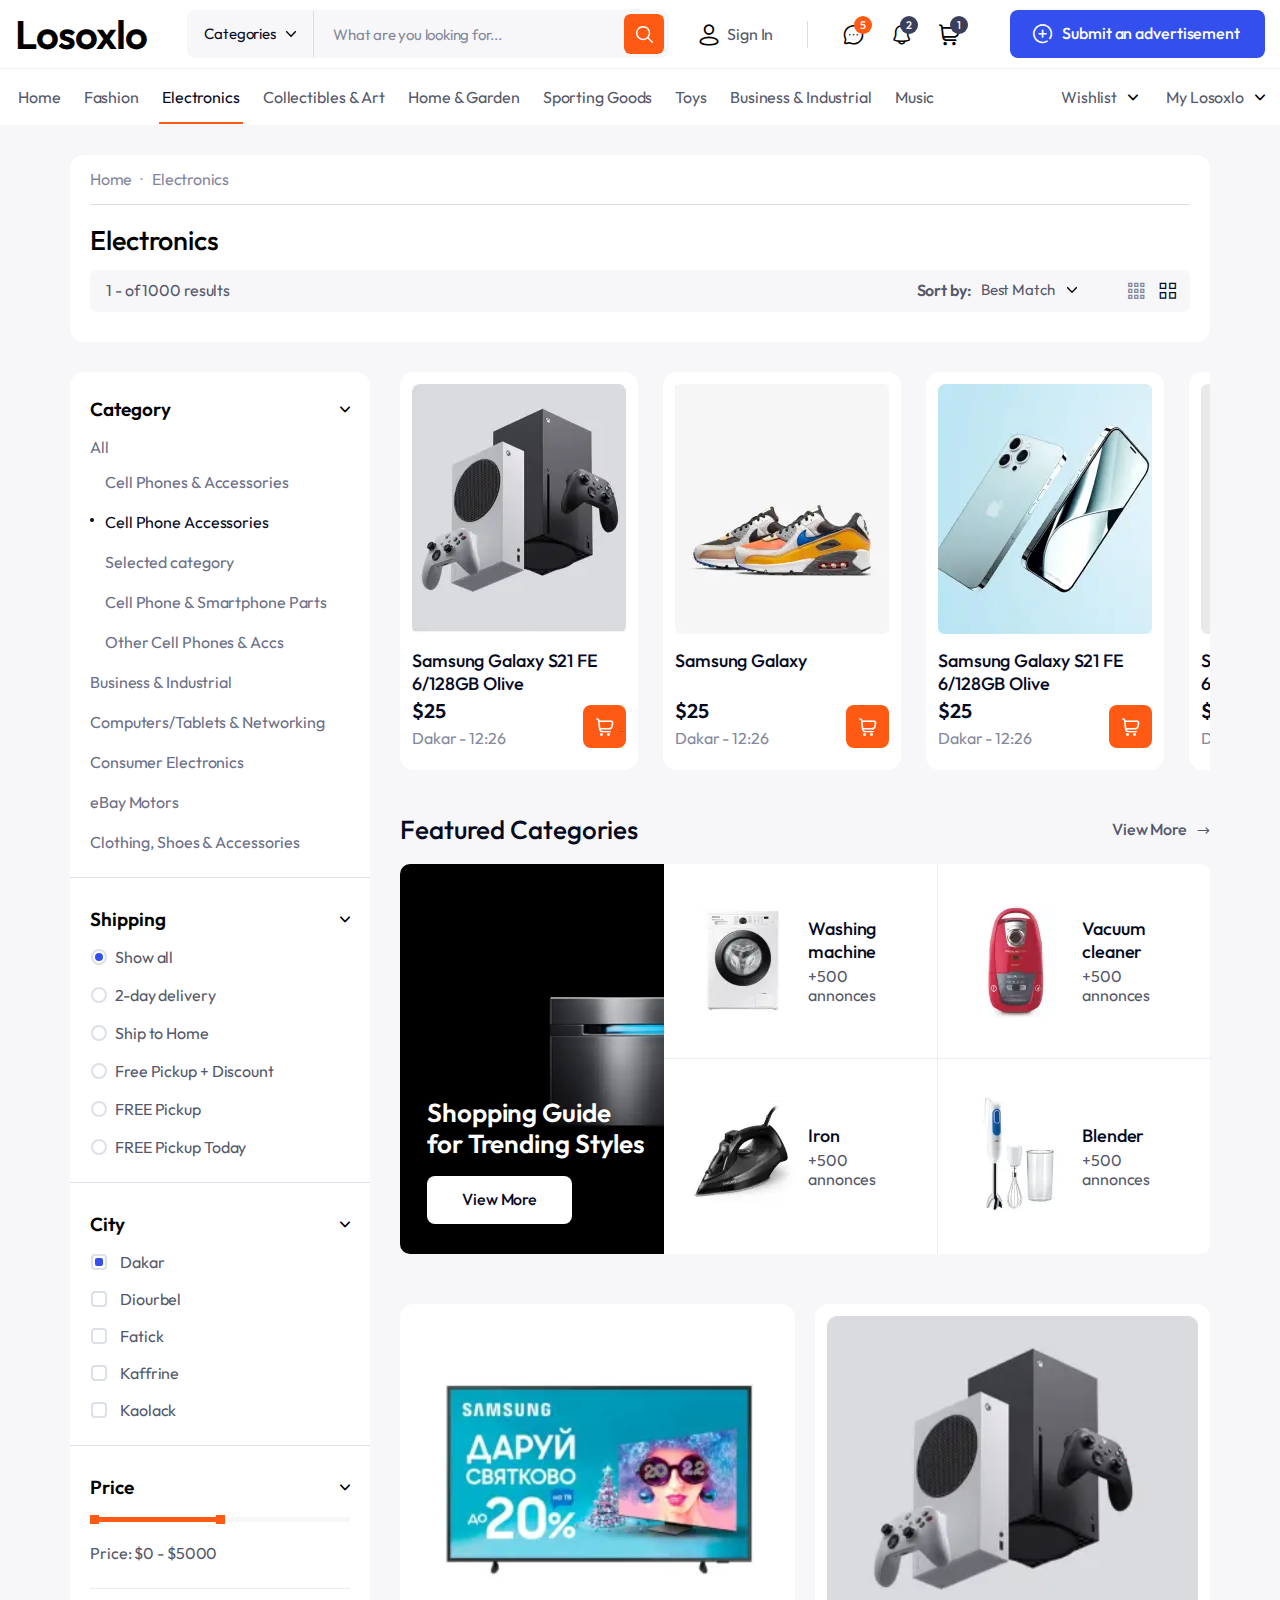
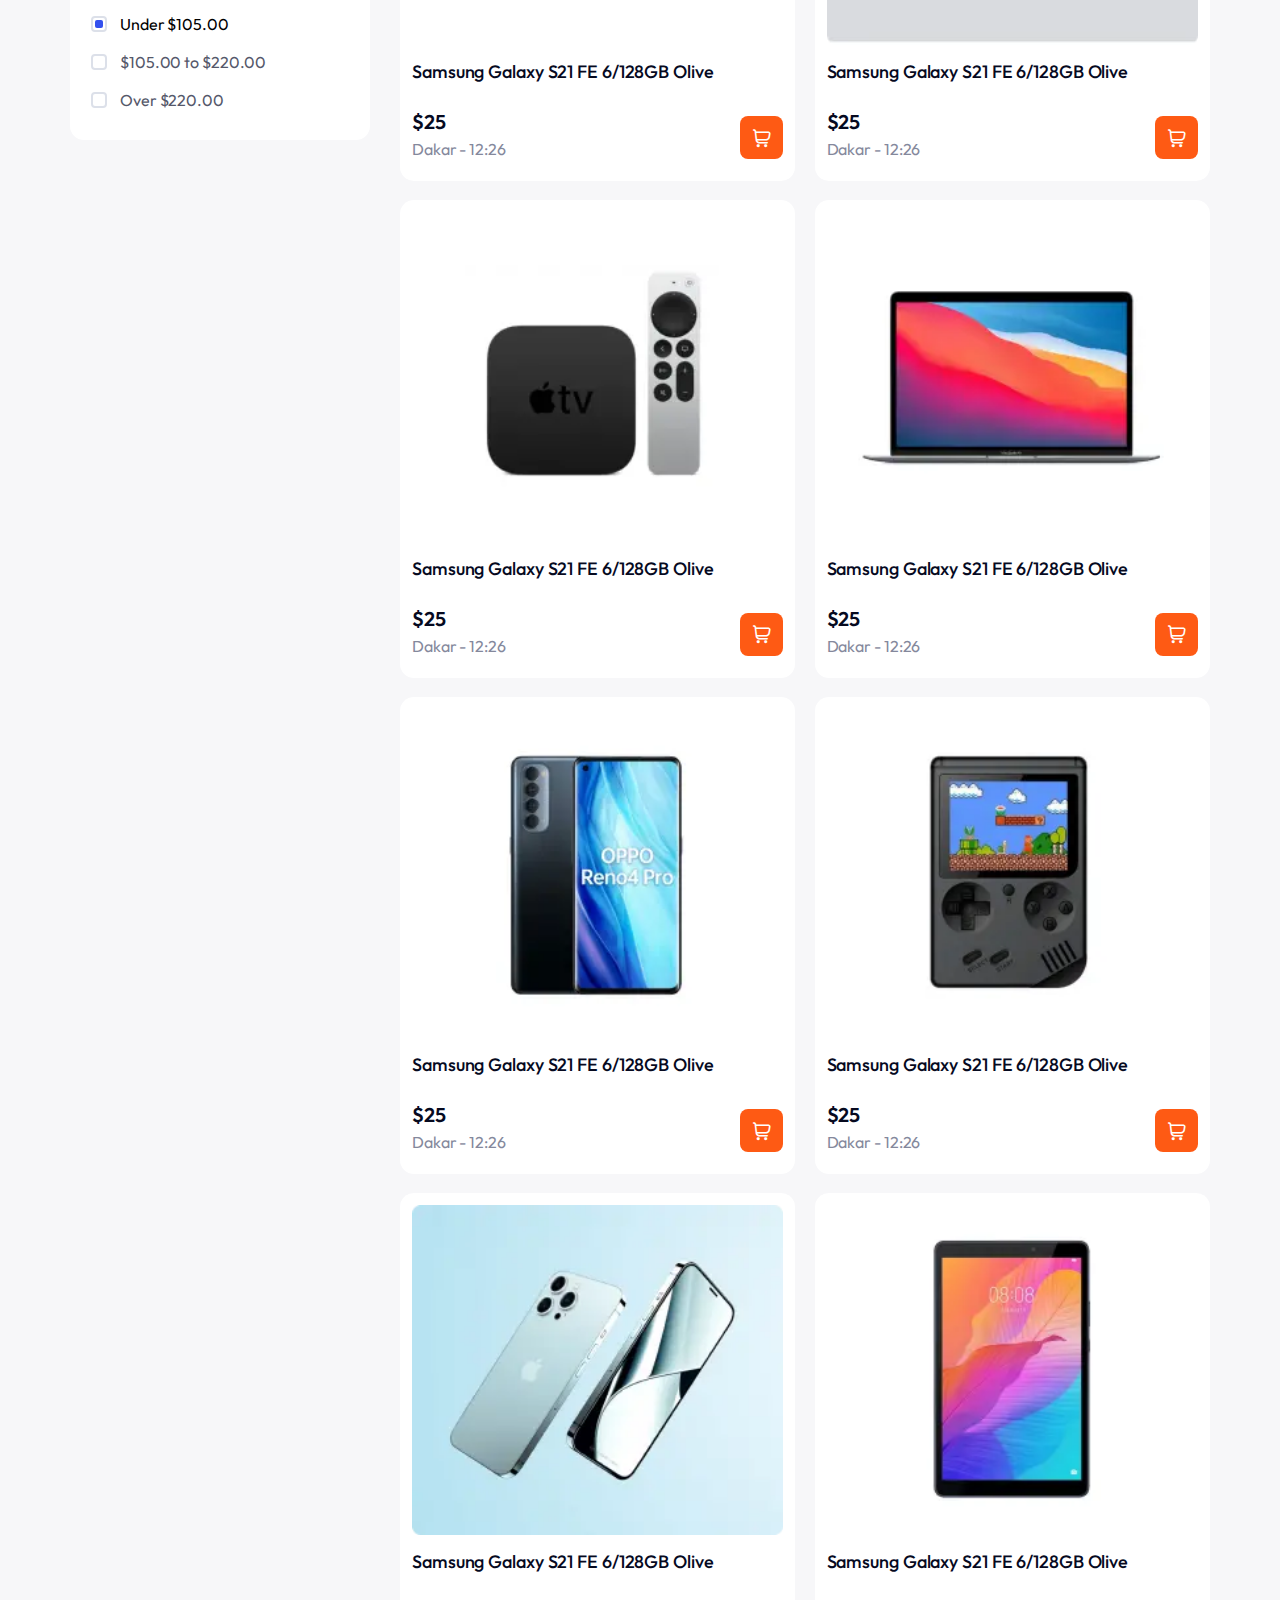
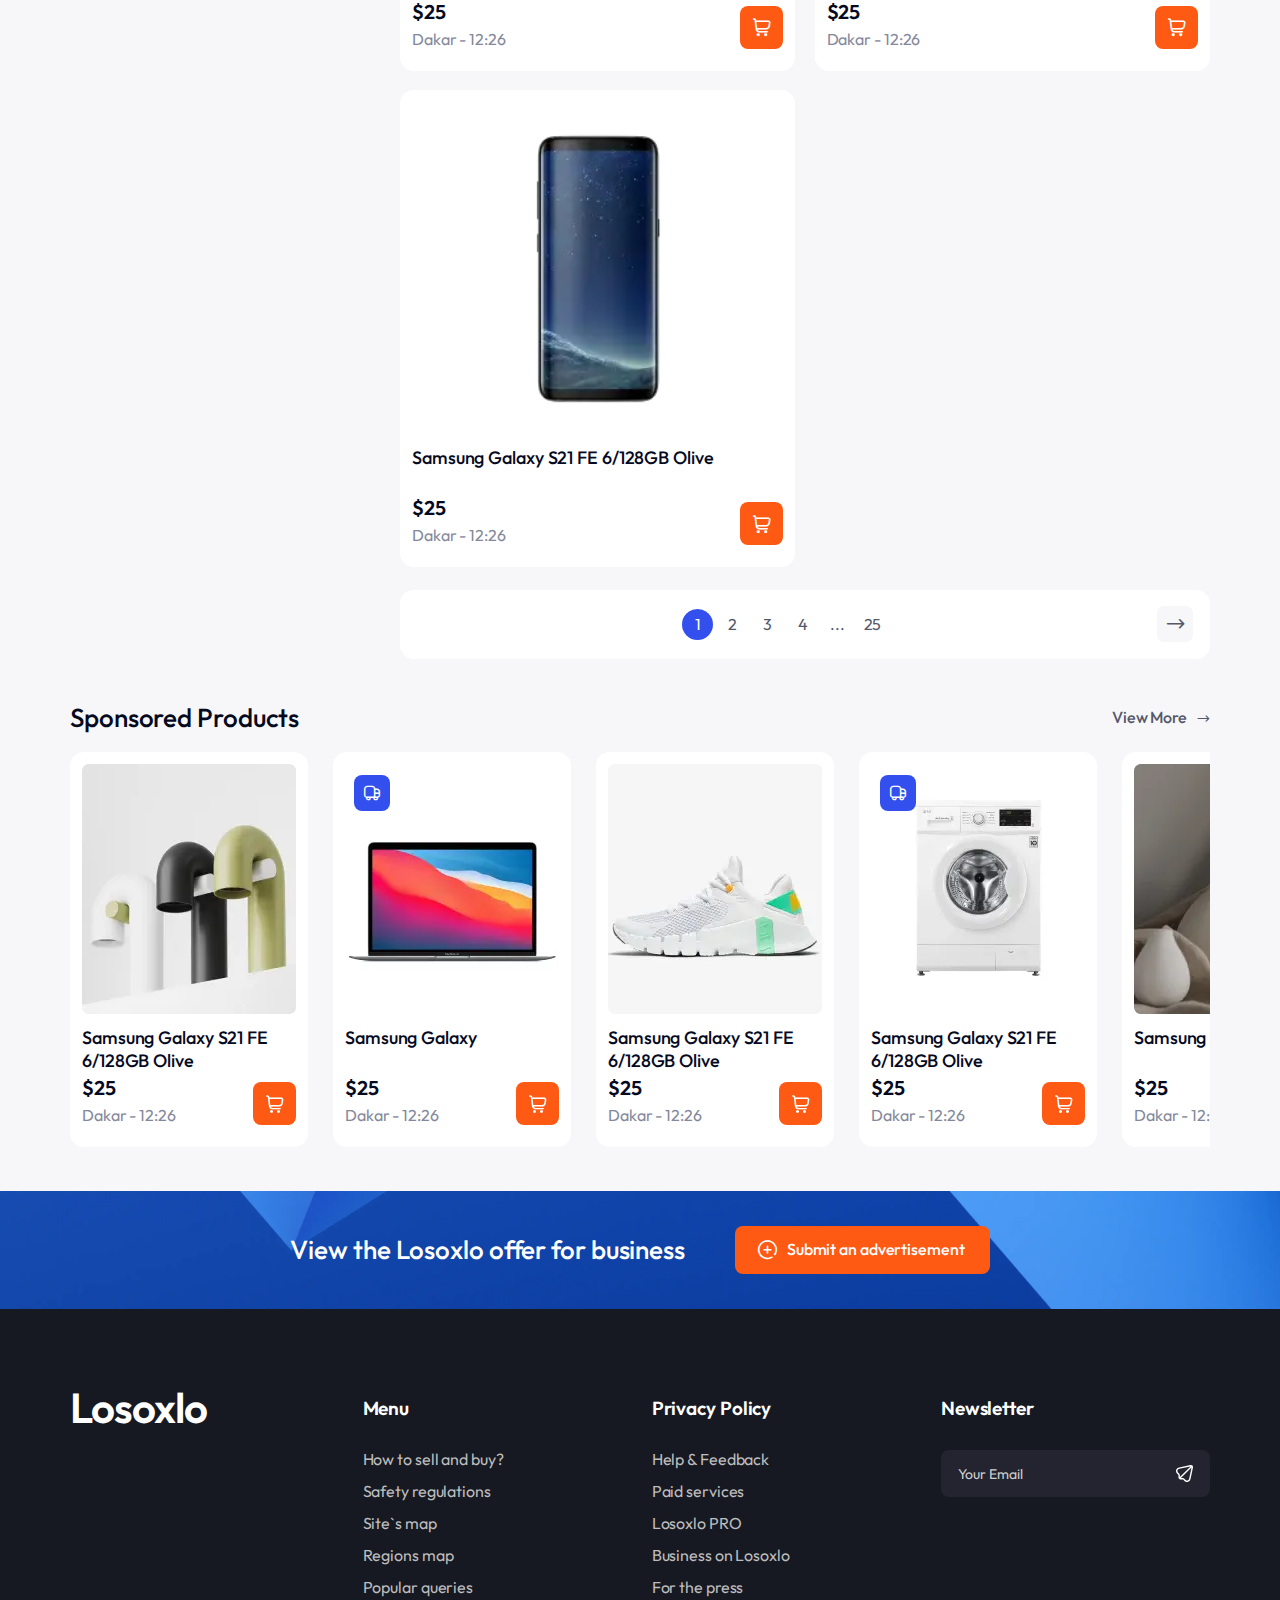
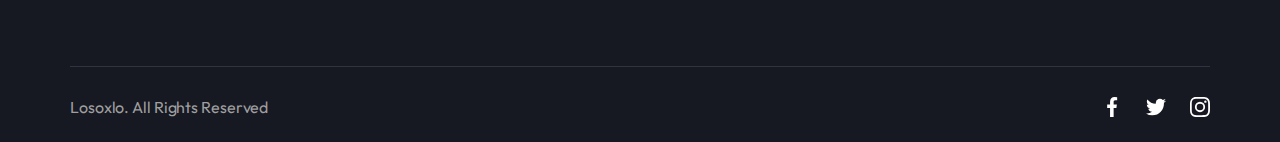
<file: category.html>
<!DOCTYPE html>
<html lang="en">

<head>
	<meta charset="UTF-8">
	<meta name="viewport" content="width=device-width, initial-scale=1.0, maximum-scale=1">
	<link rel="shortcut icon" href="#" type="image/x-icon">
	<meta http-equiv="X-UA-Compatible" content="ie=edge">
	<meta name="description" content="#">
	<title>Losoxlo - Category</title>
	<link rel="stylesheet" href="css/fancy.css">
<link rel="stylesheet" href="css/ion.rangeSlider.min.css">
<link rel="stylesheet" href="css/swiper.min.css">
<link rel="stylesheet" href="css/icon-font.css">
<link rel="stylesheet" href="css/style.css">
<link rel="stylesheet" href="css/responsive.css">
</head>

<body>

	<div class="wrapper">

		<!-- Header -->
<header class="header">
	<div class="header__inner">

		<!-- Header top -->
		<div class="header__top">

			<!-- Logo -->
			<div class="header__logo">
				<a href="/">Losoxlo</a>
			</div>

			<!-- Search -->
			<div class="header__search">
				<form action="#">
					<select class="select header__search-categories">
						<option value="hide">Categories</option>
						<option value="">Home & Kitchen</option>
						<option value="">Electronic Accessories</option>
						<option value="">Sport & Apparel</option>
						<option value="">Groceries & Pets</option>
						<option value="">Vehicles & Accessories</option>
						<option value="">Tools & Hardware</option>
						<option value="">TV, audio & video</option>
						<option value="">Apparel</option>
					</select>
					<input class="header__search-input" type="text" placeholder="What are you looking for...">
					<select class="select header__search-location">
						<option value="hide">All country</option>
						<option value="">Dakar</option>
						<option value="">Diourbel</option>
						<option value="">Fatick</option>
						<option value="">Kaffrine</option>
						<option value="">Kaolack</option>
					</select>
					<input class="header__search-btn" type="submit" value="Search">
				</form>
			</div>

			<!-- Sign -->
			<div class="header__sign" role="button">
				<i class="i-sign"></i>
				<span>Sign In</span>
			</div>

			<!-- Actions -->
			<div class="header__actions">
				<div class="header__actions-item tablet-hidden">
					<a class="header__actions-message header__actions-btn" href="#">
						<i class="i-chat"></i>
						<span class="header__actions-counter orange">5</span>
					</a>
					<div class="header__actions-popup popup-triangle">
						<ul>
							<li>
								<a href="#">
									<div class="popup-item">
										<div class="popup-item__img">
											<img src="./img/users/sellers/2.webp" alt="Seller photo">
										</div>
										<div class="popup-item__content">
											<div class="popup-item__content-text">
												<h5 class="popup-item__name">
													Robert King
												</h5>
												<div class="popup-item__message">
													I've finished it! See you soon Lorem ipsum, dolor sit amet
													consectetur
													adipisicing elit. Vero, suscipit provident velit tempore eum enim
													eveniet debitis assumenda est placeat ducimus fugiat totam nisi
													ipsam nulla? Beatae repudiandae impedit ex!
												</div>
											</div>
											<div class="popup-item__content-count">
												<span>7</span>
											</div>
										</div>
									</div>
								</a>
							</li>
							<li>
								<a href="#">
									<div class="popup-item">
										<div class="popup-item__img">
											<img src="./img/users/sellers/3.webp" alt="Seller photo">
										</div>
										<div class="popup-item__content">
											<div class="popup-item__content-text">
												<h5 class="popup-item__name">
													Marcin Dobrozek
												</h5>
												<div class="popup-item__message">
													<span>8 images</span>
													<span>2 files</span>
												</div>
											</div>
											<div class="popup-item__content-date">
												<span>21.05.21</span>
											</div>
										</div>
									</div>
								</a>
							</li>
						</ul>
						<a class="header__actions-all" href="#">View All</a>
					</div>
				</div>
				<div class="header__actions-item tablet-hidden">
					<a class="header__actions-notifications header__actions-btn" href="#">
						<i class="i-notification"></i>
						<span class="header__actions-counter">2</span>
					</a>
					<div class="header__actions-popup popup-triangle">
						<ul>
							<li>
								<a href="#">
									<div class="popup-item">
										<div class="popup-item__img">
											<img src="./img/shop-categories/phones/p-1.webp" alt="Shop item">
										</div>
										<div class="popup-item__content">
											<div class="popup-item__content-text">
												<h5 class="popup-item__name">
													Samsung Galaxy S21 FE 6/128GB Olive
												</h5>
												<div class="popup-item__message">
													Super sale -50%
												</div>
											</div>
										</div>
									</div>
								</a>
							</li>
							<li>
								<a href="#">
									<div class="popup-item">
										<div class="popup-item__img">
											<img src="./img/shop-categories/phones/p-2.webp" alt="Shop item">
										</div>
										<div class="popup-item__content">
											<div class="popup-item__content-text">
												<h5 class="popup-item__name">
													Apple iPhone 11 64Gb Black
												</h5>
												<div class="popup-item__message">
													In stock now!
												</div>
											</div>
										</div>
									</div>
								</a>
							</li>
						</ul>
						<a class="header__actions-all" href="#">View All</a>
					</div>
				</div>
				<div class="header__actions-item mobile-hidden">
					<a class="header__actions-cart header__actions-btn" href="#">
						<i class="i-shopping-cart"></i>
						<span class="header__actions-counter">1</span>
					</a>
					<div class="header__actions-popup popup-triangle">
						<div class="cart-popup">
	<ul class="cart-popup__list">
		<li class="cart-popup__item">
			<a class="cart-popup__item-link" href="#">
				<div class="cart-popup__item-img">
					<img src="./img/shop-categories/phones/p-3.webp" alt="Shop item">
				</div>
				<div>
					<h5 class="cart-popup__item-name">
						Samsung Galaxy S21 FE 6/128GB Olive
					</h5>
					<div class="cart-popup__item-info">
						<span class="cart-popup__item-count">x 1</span>
						<span class="cart-popup__item-price">$250</span>
					</div>
				</div>
			</a>
			<div class="cart-popup__del">
				<img src="./img/icons/del.svg" alt="Del">
			</div>
		</li>
		<li class="cart-popup__item">
			<a class="cart-popup__item-link" href="#">
				<div class="cart-popup__item-img">
					<img src="./img/shop-categories/phones/p-4.webp" alt="Shop item">
				</div>
				<div>
					<h5 class="cart-popup__item-name">
						Apple iPhone 11 64Gb Black
					</h5>
					<div class="cart-popup__item-info">
						<span class="cart-popup__item-count">x 3</span>
						<span class="cart-popup__item-price">$270</span>
					</div>
				</div>
			</a>
			<div class="cart-popup__del">
				<img src="./img/icons/del.svg" alt="Del">
			</div>
		</li>
	</ul>
	<div class="cart-popup__bottom">
		<div class="cart-popup__subtotal">
			<span class="cart-popup__subtotal-text">
				Subtotal:
			</span>
			<span class="cart-popup__subtotal-price">
				$520.00
			</span>
		</div>
		<div class="cart-popup__confirm">
			<a href="#">Confirm Order</a>
		</div>
		<div class="cart-popup__to-cart">
			<a href="#">Go to cart</a>
		</div>
	</div>
</div>
					</div>
				</div>
				<a class="header__actions-cart mobile-shown" href="#">
					<i class="i-shopping-cart"></i>
					<span class="header__actions-counter">1</span>
				</a>
			</div>

			<!-- Submit an advertisement -->
			<div class="announcement-btn" role="button">
				<i class="i-plus-rounded"></i>
				<span>Submit an advertisement</span>
			</div>

			<!-- Card burger -->
<div class="burger">
	<div class="burger__toggle">
		<div class="burger__main">
			<span></span>
			<span></span>
			<span></span>
		</div>
		<div class="burger__cross">
			<span></span>
			<span></span>
		</div>
	</div>
</div><!-- Card burger -->
		</div>

		<div class="header__line"></div>

		<!-- Header bottom -->
		<div class="header__bottom">

			<!-- Header nav -->
			<nav class="header__nav">

				<!-- Header menu -->
				<div class="header__menu-wrap">
					<ul class="header__menu">
						<li>
							<a href="#">Home</a>
						</li>
						<li>
							<a href="#">Fashion</a>
						</li>
						<li>
							<a class="is-active" href="#">Electronics</a>
						</li>
						<li>
							<a href="#">Collectibles & Art</a>
						</li>
						<li>
							<a href="#">Home & Garden</a>
						</li>
						<li>
							<a href="#">Sporting Goods</a>
						</li>
						<li>
							<a href="#">Toys</a>
						</li>
						<li>
							<a href="#">Business & Industrial</a>
						</li>
						<li>
							<a href="#">Music</a>
						</li>
					</ul>
				</div>

				<!-- Header bottom actions -->
				<div class="header__bottom-actions">
					<div class="header__wishlist header__bottom-action">
						<span>
							Wishlist
						</span>
						<i class="i-angle-down"></i>
					</div>
					<div class="header__profile header__bottom-action">
						<span>
							My Losoxlo
						</span>
						<i class="i-angle-down"></i>
					</div>
				</div>

			</nav>
		</div>
	</div>
</header>

<!-- Mobile menu -->
<div class="mobile-menu">
	<div class="box"></div>
	<div class="mobile-menu__inner">
		<ul class="mobile-menu__list">
			<li>
				<a href="#">Fashion</a>
			</li>
			<li>
				<a href="#">Electronics</a>
			</li>
			<li>
				<a href="#">Collectibles &amp; Art</a>
			</li>
			<li>
				<a href="#">Home &amp; Garden</a>
			</li>
			<li>
				<a href="#">Sporting Goods</a>
			</li>
			<li>
				<a href="#">Toys</a>
			</li>
			<li>
				<a href="#">Business &amp; Industrial</a>
			</li>
			<li>
				<a href="#">Music</a>
			</li>
		</ul>
		<ul class="mobile-menu__actions">
			<li>
				<a href="#">
					<i class="i-sign"></i>
					<span>My Account</span>
				</a>
			</li>
			<li>
				<a href="#">
					<i class="i-chat"></i>
					<span>Messages</span>
				</a>
			</li>
			<li>
				<a href="#">
					<i class="i-notification"></i>
					<span>Notifications</span>
				</a>
			</li>
			<li>
				<a href="#">
					<i class="i-heart"></i>
					<span>Wish List</span>
				</a>
			</li>
		</ul>
		<!-- Submit an advertisement -->
		<div class="announcement-btn" role="button">
			<i class="i-plus-rounded"></i>
			<span>Submit an advertisement</span>
		</div>
	</div>
</div>

		<div class="container">

			<!-- Shop Category -->
			<div class="shop-category">

				<!-- Category header -->
				<div class="shop-category__header">
					<div class="shop-category__breadcrumbs breadcrumbs">
						<ul>
							<li class="breadcrumbs__item">
								<a href="#">
									Home
								</a>
							</li>
							<li class="breadcrumbs__item">
								<a href="#">
									Electronics
								</a>
							</li>
						</ul>
					</div>
					<h2 class="shop-category__header-title">Electronics</h2>
					<div class="shop-category__topbar">
						<div class="shop-category__items-count">
							<span>1</span> - of <span>1000</span> results
						</div>
						<div class="shop-category__sort">
							<span class="shop-category__sort-by">Sort by:</span>
							<div class="custom-select">
								<select>
									<option value="">Best Match</option>
									<option value="">Price Low to High</option>
									<option value="">Price High to Low</option>
									<option value="">Discounts first</option>
								</select>
							</div>
						</div>
						<div class="shop-category__view">
							<i class="i-view-sm"></i>
							<i class="i-view-m is-active"></i>
						</div>
					</div>
				</div>

				<!-- Category main -->
				<div class="shop-category__main">

					<!-- Category sidebar -->
					<div class="shop-category__sidebar">

						<div class="shop-category__sidebar-box shop-category__category">
							<h4 class="shop-category__sidebar-title">
								Category
								<i class="i-angle-down"></i>
							</h4>
							<ul class="shop-category__list shop-category__filter">
								<li>
									<a class="shop-category__list-btn" href="#">All</a>
									<ul class="shop-category__sublist">
										<li>
											<a href="#">Cell Phones & Accessories</a>
										</li>
										<li class="is-active">
											<a href="#">Cell Phone Accessories</a>
										</li>
										<li>
											<a href="#">Selected category</a>
										</li>
										<li>
											<a href="#">Cell Phone & Smartphone Parts</a>
										</li>
										<li>
											<a href="#">Other Cell Phones & Accs</a>
										</li>
									</ul>
								</li>
								<li>
									<a class="shop-category__list-btn" href="#">Business & Industrial</a>
									<ul class="shop-category__sublist is-hidden">
										<li>
											<a href="#">Cell Phones & Accessories</a>
										</li>
										<li>
											<a href="#">Cell Phone Accessories</a>
										</li>
										<li>
											<a href="#">Selected category</a>
										</li>
										<li>
											<a href="#">Cell Phone & Smartphone Parts</a>
										</li>
										<li>
											<a href="#">Other Cell Phones & Accs</a>
										</li>
									</ul>
								</li>
								<li>
									<a class="shop-category__list-btn" href="#">Computers/Tablets & Networking</a>
									<ul class="shop-category__sublist is-hidden">
										<li>
											<a href="#">Cell Phones & Accessories</a>
										</li>
										<li>
											<a href="#">Cell Phone Accessories</a>
										</li>
										<li>
											<a href="#">Selected category</a>
										</li>
										<li>
											<a href="#">Cell Phone & Smartphone Parts</a>
										</li>
										<li>
											<a href="#">Other Cell Phones & Accs</a>
										</li>
									</ul>
								</li>
								<li>
									<a class="shop-category__list-btn" href="#">Consumer Electronics</a>
									<ul class="shop-category__sublist is-hidden">
										<li>
											<a href="#">Cell Phones & Accessories</a>
										</li>
										<li>
											<a href="#">Cell Phone Accessories</a>
										</li>
										<li>
											<a href="#">Selected category</a>
										</li>
										<li>
											<a href="#">Cell Phone & Smartphone Parts</a>
										</li>
										<li>
											<a href="#">Other Cell Phones & Accs</a>
										</li>
									</ul>
								</li>
								<li>
									<a class="shop-category__list-btn" href="#">eBay Motors</a>
									<ul class="shop-category__sublist is-hidden">
										<li>
											<a href="#">Cell Phones & Accessories</a>
										</li>
										<li>
											<a href="#">Cell Phone Accessories</a>
										</li>
										<li>
											<a href="#">Selected category</a>
										</li>
										<li>
											<a href="#">Cell Phone & Smartphone Parts</a>
										</li>
										<li>
											<a href="#">Other Cell Phones & Accs</a>
										</li>
									</ul>
								</li>
								<li>
									<a class="shop-category__list-btn" href="#">Clothing, Shoes & Accessories</a>
									<ul class="shop-category__sublist is-hidden">
										<li>
											<a href="#">Cell Phones & Accessories</a>
										</li>
										<li>
											<a href="#">Cell Phone Accessories</a>
										</li>
										<li>
											<a href="#">Selected category</a>
										</li>
										<li>
											<a href="#">Cell Phone & Smartphone Parts</a>
										</li>
										<li>
											<a href="#">Other Cell Phones & Accs</a>
										</li>
									</ul>
								</li>
							</ul>
						</div>

						<div class="shop-category__sidebar-box shop-category__shipping">
							<h4 class="shop-category__sidebar-title">
								Shipping
								<i class="i-angle-down"></i>
							</h4>
							<form class="shop-category__filter shop-category__shipping-form" action="#">
								<label class="radio-wrap">
									<input name="shipping" class="radio-input" type="radio" checked>
									<span class="radio-style"></span>
									Show all
								</label>
								<label class="radio-wrap">
									<input name="shipping" class="radio-input" type="radio">
									<span class="radio-style"></span>
									2-day delivery
								</label>
								<label class="radio-wrap">
									<input name="shipping" class="radio-input" type="radio">
									<span class="radio-style"></span>
									Ship to Home
								</label>
								<label class="radio-wrap">
									<input name="shipping" class="radio-input" type="radio">
									<span class="radio-style"></span>
									Free Pickup + Discount
								</label>
								<label class="radio-wrap">
									<input name="shipping" class="radio-input" type="radio">
									<span class="radio-style"></span>
									FREE Pickup
								</label>
								<label class="radio-wrap">
									<input name="shipping" class="radio-input" type="radio">
									<span class="radio-style"></span>
									FREE Pickup Today
								</label>
							</form>
						</div>

						<div class="shop-category__sidebar-box shop-category__city">
							<h4 class="shop-category__sidebar-title">
								City
								<i class="i-angle-down"></i>
							</h4>
							<form class="shop-category__city-form shop-category__filter" action="#">
								<label class="check-wrap">
									<input class="check-input" type="checkbox" checked>
									<span class="check-style"></span>
									Dakar
								</label>
								<label class="check-wrap">
									<input class="check-input" type="checkbox">
									<span class="check-style"></span>
									Diourbel
								</label>
								<label class="check-wrap">
									<input class="check-input" type="checkbox">
									<span class="check-style"></span>
									Fatick
								</label>
								<label class="check-wrap">
									<input class="check-input" type="checkbox">
									<span class="check-style"></span>
									Kaffrine
								</label>
								<label class="check-wrap">
									<input class="check-input" type="checkbox">
									<span class="check-style"></span>
									Kaolack
								</label>
							</form>
						</div><!-- shop-category__city -->

						<div class="shop-category__sidebar-box shop-category__price">
							<h4 class="shop-category__sidebar-title">
								Price
								<i class="i-angle-down"></i>
							</h4>
							<form class="shop-category__price-form shop-category__filter" action="#">

								<input class="shop-category__price-input" type="text" data-min="0" data-max="10000"
									data-from="0" data-to="5000">
								<div class="shop-category__price-output">
									<span>
										Price:
										$<span class="shop-category__price-from"></span>
										-
										$<span class="shop-category__price-to"></span>
									</span>
								</div>
								<label class="check-wrap">
									<input class="check-input" type="checkbox" checked>
									<span class="check-style"></span>
									<span class="check-text">Under $105.00</span>
								</label>
								<label class="check-wrap">
									<input class="check-input" type="checkbox">
									<span class="check-style"></span>
									<span class="check-text">$105.00 to $220.00</span>
								</label>
								<label class="check-wrap">
									<input class="check-input" type="checkbox">
									<span class="check-style"></span>
									<span class="check-text">Over $220.00</span>
								</label>
							</form>
						</div>
					</div>

					<!-- Category items -->
					<div class="shop-category__items">
						<span class="shop-category__items-filters">Filters</span>
						<div class="shop-category__items-inner">

							<!-- Latest deals slider -->
							<div class="slider slider--lg">
								<div class="swiper-container slider-8">
									<div class="swiper-wrapper">

										<div class="swiper-slide">
											<div class="shop-item">
												<div class="shop-item__wishlist" role="button">
													<i class="i-heart"></i>
												</div>
												<div class="shop-item__img">
													<img src="img/latest-deals/1.webp" alt="Item">
												</div>
												<a class="shop-item__name" href="#">
													Samsung Galaxy S21 FE 6/128GB Olive
												</a>
												<span class="shop-item__price">
													$25
												</span>
												<div class="shop-item__info">
													<span class="shop-item__location">Dakar</span>
													-
													<span class="shop-item__time">12:26</span>
												</div>
												<div class="shop-item__cart" role="button">
													<i class="i-shopping-cart"></i>
													<span>Buy</span>
												</div>
											</div>
										</div>
										<div class="swiper-slide">
											<div class="shop-item">
												<div class="shop-item__wishlist" role="button">
													<i class="i-heart"></i>
												</div>
												<div class="shop-item__img">
													<img src="img/latest-deals/2.webp" alt="Item">
												</div>
												<a class="shop-item__name" href="#">
													Samsung Galaxy
												</a>
												<span class="shop-item__price">
													$25
												</span>
												<div class="shop-item__info">
													<span class="shop-item__location">Dakar</span>
													-
													<span class="shop-item__time">12:26</span>
												</div>
												<div class="shop-item__cart" role="button">
													<i class="i-shopping-cart"></i>
													<span>Buy</span>
												</div>
											</div>
										</div>
										<div class="swiper-slide">
											<div class="shop-item">
												<div class="shop-item__wishlist" role="button">
													<i class="i-heart"></i>
												</div>
												<div class="shop-item__img">
													<img src="img/latest-deals/3.webp" alt="Item">
												</div>
												<a class="shop-item__name" href="#">
													Samsung Galaxy S21 FE 6/128GB Olive
												</a>
												<span class="shop-item__price">
													$25
												</span>
												<div class="shop-item__info">
													<span class="shop-item__location">Dakar</span>
													-
													<span class="shop-item__time">12:26</span>
												</div>
												<div class="shop-item__cart" role="button">
													<i class="i-shopping-cart"></i>
													<span>Buy</span>
												</div>
											</div>
										</div>
										<div class="swiper-slide">
											<div class="shop-item">
												<div class="shop-item__wishlist" role="button">
													<i class="i-heart"></i>
												</div>
												<div class="delivery-box">
													<i class="i-delivery-car"></i>
												</div>
												<div class="shop-item__img">
													<img src="img/latest-deals/4.webp" alt="Item">
												</div>
												<a class="shop-item__name" href="#">
													Samsung Galaxy S21 FE 6/128GB Olive
												</a>
												<span class="shop-item__price">
													$25
												</span>
												<div class="shop-item__info">
													<span class="shop-item__location">Dakar</span>
													-
													<span class="shop-item__time">12:26</span>
												</div>
												<div class="shop-item__cart" role="button">
													<i class="i-shopping-cart"></i>
													<span>Buy</span>
												</div>
											</div>
										</div>
										<div class="swiper-slide">
											<div class="shop-item">
												<div class="shop-item__wishlist" role="button">
													<i class="i-heart"></i>
												</div>
												<div class="shop-item__img">
													<img src="img/latest-deals/5.webp" alt="Item">
												</div>
												<a class="shop-item__name" href="#">
													Samsung 6/128GB Olive
												</a>
												<span class="shop-item__price">
													$25
												</span>
												<div class="shop-item__info">
													<span class="shop-item__location">Dakar</span>
													-
													<span class="shop-item__time">12:26</span>
												</div>
												<div class="shop-item__cart" role="button">
													<i class="i-shopping-cart"></i>
													<span>Buy</span>
												</div>
											</div>
										</div>
										<div class="swiper-slide">
											<div class="shop-item">
												<div class="shop-item__wishlist" role="button">
													<i class="i-heart"></i>
												</div>
												<div class="shop-item__img">
													<img src="img/latest-deals/1.webp" alt="Item">
												</div>
												<a class="shop-item__name" href="#">
													Samsung Galaxy S21 FE
												</a>
												<span class="shop-item__price">
													$25
												</span>
												<div class="shop-item__info">
													<span class="shop-item__location">Dakar</span>
													-
													<span class="shop-item__time">12:26</span>
												</div>
												<div class="shop-item__cart" role="button">
													<i class="i-shopping-cart"></i>
													<span>Buy</span>
												</div>
											</div>
										</div>
										<div class="swiper-slide">
											<div class="shop-item">
												<div class="shop-item__wishlist" role="button">
													<i class="i-heart"></i>
												</div>
												<div class="shop-item__img">
													<img src="img/latest-deals/3.webp" alt="Item">
												</div>
												<a class="shop-item__name" href="#">
													Samsung Galaxy S21
												</a>
												<span class="shop-item__price">
													$25
												</span>
												<div class="shop-item__info">
													<span class="shop-item__location">Dakar</span>
													-
													<span class="shop-item__time">12:26</span>
												</div>
												<div class="shop-item__cart" role="button">
													<i class="i-shopping-cart"></i>
													<span>Buy</span>
												</div>
											</div>
										</div>

									</div>
								</div>
							</div>

							<!-- Featured categories -->
							<div class="featured">
								<div class="featured__top">
									<h2 class="gl-title">Featured Categories</h2>
									<a class="view-more" href="#">
										<span>View More</span>
										<i class="i-arrow-right"></i>
									</a>
								</div>
								<div class="featured__content">
									<div class="featured__left">
										<p>
											Shopping Guide for Trending Styles
										</p>
										<a href="#">
											View More
										</a>
									</div>
									<div class="featured__right">
										<ul>
											<li>
												<a class="featured__item" href="#">
													<div class="featured__item-img">
														<img src="img/featured-categories/f-1.webp" alt="Item">
													</div>
													<div class="featured__item-info">
														<span class="featured__item-name">
															Washing machine
														</span>
														<span class="featured__item-annonces">
															+500 annonces
														</span>
													</div>
												</a>
											</li>
											<li>
												<a class="featured__item" href="#">
													<div class="featured__item-img">
														<img src="img/featured-categories/f-2.webp" alt="Item">
													</div>
													<div class="featured__item-info">
														<span class="featured__item-name">
															Vacuum cleaner
														</span>
														<span class="featured__item-annonces">
															+500 annonces
														</span>
													</div>
												</a>
											</li>
										</ul>
										<ul>
											<li>
												<a class="featured__item" href="#">
													<div class="featured__item-img">
														<img src="img/featured-categories/f-4.webp" alt="Item">
													</div>
													<div class="featured__item-info">
														<span class="featured__item-name">
															Iron
														</span>
														<span class="featured__item-annonces">
															+500 annonces
														</span>
													</div>
												</a>
											</li>
											<li>
												<a class="featured__item" href="#">
													<div class="featured__item-img">
														<img src="img/featured-categories/f-5.webp" alt="Item">
													</div>
													<div class="featured__item-info">
														<span class="featured__item-name">
															Blender
														</span>
														<span class="featured__item-annonces">
															+500 annonces
														</span>
													</div>
												</a>
											</li>
										</ul>
									</div>
								</div>
							</div>

							<div class="shop-category__items-bottom">
								<div class="shop-item">
									<div class="shop-item__wishlist" role="button">
										<i class="i-heart"></i>
									</div>
									<div>
										<img class="shop-item__img" src="img/shop-categories/electronics/4.webp"
											alt="Item">
									</div>
									<a href="#" class="shop-item__name">
										Samsung Galaxy S21 FE 6/128GB Olive
									</a>
									<span class="shop-item__price">
										$25
									</span>
									<div class="shop-item__info">
										<span class="shop-item__location">Dakar</span>
										-
										<span class="shop-item__time">12:26</span>
									</div>
									<div class="shop-item__cart" role="button">
										<i class="i-shopping-cart"></i>
										<span>Buy</span>
									</div>
								</div>
								<div class="shop-item">
									<div class="shop-item__wishlist" role="button">
										<i class="i-heart"></i>
									</div>
									<div>
										<img class="shop-item__img" src="img/shop-categories/electronics/5.webp"
											alt="Item">
									</div>
									<a href="#" class="shop-item__name">
										Samsung Galaxy S21 FE 6/128GB Olive
									</a>
									<span class="shop-item__price">
										$25
									</span>
									<div class="shop-item__info">
										<span class="shop-item__location">Dakar</span>
										-
										<span class="shop-item__time">12:26</span>
									</div>
									<div class="shop-item__cart" role="button">
										<i class="i-shopping-cart"></i>
										<span>Buy</span>
									</div>
								</div>
								<div class="shop-item">
									<div class="shop-item__wishlist" role="button">
										<i class="i-heart"></i>
									</div>
									<div>
										<img class="shop-item__img" src="img/shop-categories/electronics/6.webp"
											alt="Item">
									</div>
									<a href="#" class="shop-item__name">
										Samsung Galaxy S21 FE 6/128GB Olive
									</a>
									<span class="shop-item__price">
										$25
									</span>
									<div class="shop-item__info">
										<span class="shop-item__location">Dakar</span>
										-
										<span class="shop-item__time">12:26</span>
									</div>
									<div class="shop-item__cart" role="button">
										<i class="i-shopping-cart"></i>
										<span>Buy</span>
									</div>
								</div>
								<div class="shop-item">
									<div class="shop-item__wishlist" role="button">
										<i class="i-heart"></i>
									</div>
									<div>
										<img class="shop-item__img" src="img/shop-categories/electronics/7.webp"
											alt="Item">
									</div>
									<a href="#" class="shop-item__name">
										Samsung Galaxy S21 FE 6/128GB Olive
									</a>
									<span class="shop-item__price">
										$25
									</span>
									<div class="shop-item__info">
										<span class="shop-item__location">Dakar</span>
										-
										<span class="shop-item__time">12:26</span>
									</div>
									<div class="shop-item__cart" role="button">
										<i class="i-shopping-cart"></i>
										<span>Buy</span>
									</div>
								</div>
								<div class="shop-item">
									<div class="shop-item__wishlist" role="button">
										<i class="i-heart"></i>
									</div>
									<div>
										<img class="shop-item__img" src="img/shop-categories/electronics/8.webp"
											alt="Item">
									</div>
									<a href="#" class="shop-item__name">
										Samsung Galaxy S21 FE 6/128GB Olive
									</a>
									<span class="shop-item__price">
										$25
									</span>
									<div class="shop-item__info">
										<span class="shop-item__location">Dakar</span>
										-
										<span class="shop-item__time">12:26</span>
									</div>
									<div class="shop-item__cart" role="button">
										<i class="i-shopping-cart"></i>
										<span>Buy</span>
									</div>
								</div>
								<div class="shop-item">
									<div class="shop-item__wishlist" role="button">
										<i class="i-heart"></i>
									</div>
									<div>
										<img class="shop-item__img" src="img/shop-categories/electronics/9.webp"
											alt="Item">
									</div>
									<a href="#" class="shop-item__name">
										Samsung Galaxy S21 FE 6/128GB Olive
									</a>
									<span class="shop-item__price">
										$25
									</span>
									<div class="shop-item__info">
										<span class="shop-item__location">Dakar</span>
										-
										<span class="shop-item__time">12:26</span>
									</div>
									<div class="shop-item__cart" role="button">
										<i class="i-shopping-cart"></i>
										<span>Buy</span>
									</div>
								</div>
								<div class="shop-item">
									<div class="shop-item__wishlist" role="button">
										<i class="i-heart"></i>
									</div>
									<div>
										<img class="shop-item__img" src="img/shop-categories/electronics/10.webp"
											alt="Item">
									</div>
									<a href="#" class="shop-item__name">
										Samsung Galaxy S21 FE 6/128GB Olive
									</a>
									<span class="shop-item__price">
										$25
									</span>
									<div class="shop-item__info">
										<span class="shop-item__location">Dakar</span>
										-
										<span class="shop-item__time">12:26</span>
									</div>
									<div class="shop-item__cart" role="button">
										<i class="i-shopping-cart"></i>
										<span>Buy</span>
									</div>
								</div>
								<div class="shop-item">
									<div class="shop-item__wishlist" role="button">
										<i class="i-heart"></i>
									</div>
									<div>
										<img class="shop-item__img" src="img/shop-categories/electronics/11.webp"
											alt="Item">
									</div>
									<a href="#" class="shop-item__name">
										Samsung Galaxy S21 FE 6/128GB Olive
									</a>
									<span class="shop-item__price">
										$25
									</span>
									<div class="shop-item__info">
										<span class="shop-item__location">Dakar</span>
										-
										<span class="shop-item__time">12:26</span>
									</div>
									<div class="shop-item__cart" role="button">
										<i class="i-shopping-cart"></i>
										<span>Buy</span>
									</div>
								</div>
								<div class="shop-item">
									<div class="shop-item__wishlist" role="button">
										<i class="i-heart"></i>
									</div>
									<div>
										<img class="shop-item__img" src="img/shop-categories/electronics/12.webp"
											alt="Item">
									</div>
									<a href="#" class="shop-item__name">
										Samsung Galaxy S21 FE 6/128GB Olive
									</a>
									<span class="shop-item__price">
										$25
									</span>
									<div class="shop-item__info">
										<span class="shop-item__location">Dakar</span>
										-
										<span class="shop-item__time">12:26</span>
									</div>
									<div class="shop-item__cart" role="button">
										<i class="i-shopping-cart"></i>
										<span>Buy</span>
									</div>
								</div>
							</div>

						</div>
						<div class="shop-category__pagination">
							<ul>
								<li>
									<a class="current-page" href="#">1</a>
								</li>
								<li>
									<a href="#">2</a>
								</li>
								<li>
									<a href="#">3</a>
								</li>
								<li>
									<a href="#">4</a>
								</li>
								<li>
									<span>...</span>
								</li>
								<li>
									<a href="#">25</a>
								</li>
								<li class="next-p">
									<a href="#">
										<i class="i-arrow-right"></i>
									</a>
								</li>
							</ul>
						</div>
					</div>

				</div>
			</div>

			<!-- Sponsored Products slider -->
			<div class="slider slider--lg">
				<div class="slider__top">
					<h2 class="gl-title">Sponsored Products</h2>
					<a class="view-more" href="#">
						<span>View More</span>
						<i class="i-arrow-right"></i>
					</a>
				</div>
				<div class="swiper-container slider-3">
					<div class="swiper-wrapper">

						<div class="swiper-slide">
							<div class="shop-item">
								<div class="shop-item__wishlist" role="button">
									<i class="i-heart"></i>
								</div>
								<div class="shop-item__img">
									<img src="img/top-deals/1.webp" alt="Item">
								</div>
								<a class="shop-item__name" href="#">
									Samsung Galaxy S21 FE 6/128GB Olive
								</a>
								<span class="shop-item__price">
									$25
								</span>
								<div class="shop-item__info">
									<span class="shop-item__location">Dakar</span>
									-
									<span class="shop-item__time">12:26</span>
								</div>
								<div class="shop-item__cart" role="button">
									<i class="i-shopping-cart"></i>
									<span>Buy</span>
								</div>
							</div>
						</div>
						<div class="swiper-slide">
							<div class="shop-item">
								<div class="delivery-box">
									<i class="i-delivery-car"></i>
								</div>
								<div class="shop-item__wishlist" role="button">
									<i class="i-heart"></i>
								</div>
								<div class="shop-item__img">
									<img src="img/top-deals/2.webp" alt="Item">
								</div>
								<a class="shop-item__name" href="#">
									Samsung Galaxy
								</a>
								<span class="shop-item__price">
									$25
								</span>
								<div class="shop-item__info">
									<span class="shop-item__location">Dakar</span>
									-
									<span class="shop-item__time">12:26</span>
								</div>
								<div class="shop-item__cart" role="button">
									<i class="i-shopping-cart"></i>
									<span>Buy</span>
								</div>
							</div>
						</div>
						<div class="swiper-slide">
							<div class="shop-item">
								<div class="shop-item__wishlist" role="button">
									<i class="i-heart"></i>
								</div>
								<div class="shop-item__img">
									<img src="img/top-deals/3.webp" alt="Item">
								</div>
								<a class="shop-item__name" href="#">
									Samsung Galaxy S21 FE 6/128GB Olive
								</a>
								<span class="shop-item__price">
									$25
								</span>
								<div class="shop-item__info">
									<span class="shop-item__location">Dakar</span>
									-
									<span class="shop-item__time">12:26</span>
								</div>
								<div class="shop-item__cart" role="button">
									<i class="i-shopping-cart"></i>
									<span>Buy</span>
								</div>
							</div>
						</div>
						<div class="swiper-slide">
							<div class="shop-item">
								<div class="shop-item__wishlist" role="button">
									<i class="i-heart"></i>
								</div>
								<div class="delivery-box">
									<i class="i-delivery-car"></i>
								</div>
								<div class="shop-item__img">
									<img src="img/top-deals/4.webp" alt="Item">
								</div>
								<a class="shop-item__name" href="#">
									Samsung Galaxy S21 FE 6/128GB Olive
								</a>
								<span class="shop-item__price">
									$25
								</span>
								<div class="shop-item__info">
									<span class="shop-item__location">Dakar</span>
									-
									<span class="shop-item__time">12:26</span>
								</div>
								<div class="shop-item__cart" role="button">
									<i class="i-shopping-cart"></i>
									<span>Buy</span>
								</div>
							</div>
						</div>
						<div class="swiper-slide">
							<div class="shop-item">
								<div class="shop-item__wishlist" role="button">
									<i class="i-heart"></i>
								</div>
								<div class="shop-item__img">
									<img src="img/top-deals/5.webp" alt="Item">
								</div>
								<a class="shop-item__name" href="#">
									Samsung 6/128GB Olive
								</a>
								<span class="shop-item__price">
									$25
								</span>
								<div class="shop-item__info">
									<span class="shop-item__location">Dakar</span>
									-
									<span class="shop-item__time">12:26</span>
								</div>
								<div class="shop-item__cart" role="button">
									<i class="i-shopping-cart"></i>
									<span>Buy</span>
								</div>
							</div>
						</div>
						<div class="swiper-slide">
							<div class="shop-item">
								<div class="shop-item__wishlist" role="button">
									<i class="i-heart"></i>
								</div>
								<div class="shop-item__img">
									<img src="img/top-deals/1.webp" alt="Item">
								</div>
								<a class="shop-item__name" href="#">
									Samsung Galaxy S21 FE
								</a>
								<span class="shop-item__price">
									$25
								</span>
								<div class="shop-item__info">
									<span class="shop-item__location">Dakar</span>
									-
									<span class="shop-item__time">12:26</span>
								</div>
								<div class="shop-item__cart" role="button">
									<i class="i-shopping-cart"></i>
									<span>Buy</span>
								</div>
							</div>
						</div>
						<div class="swiper-slide">
							<div class="shop-item">
								<div class="shop-item__wishlist" role="button">
									<i class="i-heart"></i>
								</div>
								<div class="shop-item__img">
									<img src="img/top-deals/3.webp" alt="Item">
								</div>
								<a class="shop-item__name" href="#">
									Samsung Galaxy S21
								</a>
								<span class="shop-item__price">
									$25
								</span>
								<div class="shop-item__info">
									<span class="shop-item__location">Dakar</span>
									-
									<span class="shop-item__time">12:26</span>
								</div>
								<div class="shop-item__cart" role="button">
									<i class="i-shopping-cart"></i>
									<span>Buy</span>
								</div>
							</div>
						</div>

					</div>
				</div>
			</div>

		</div><!-- container -->

		<!-- Pre-footer -->
<div class="pre-footer">
	<p>
		View the Losoxlo offer for business
	</p>
	<div class="announcement-btn orange" role="button">
		<i class="i-plus-rounded"></i>
		<span>Submit an advertisement</span>
	</div>
</div>

<!-- Footer -->
<footer class="footer">
	<div class="container">
		<!-- Footer inner -->
		<div class="footer__inner">

			<!-- Footer logo -->
			<div class="footer__logo">
				<a href="#">Losoxlo</a>
			</div>

			<div class="footer__inner-right">

				<!-- Footer nav -->
				<nav class="footer__nav">
					<h4 class="footer__title">
						Menu
					</h4>
					<ul class="footer__list">
						<li>
							<a href="#">How to sell and buy?</a>
						</li>
						<li>
							<a href="#">Safety regulations</a>
						</li>
						<li>
							<a href="#">Site`s map</a>
						</li>
						<li>
							<a href="#">Regions map</a>
						</li>
						<li>
							<a href="#">Popular queries</a>
						</li>
					</ul>
				</nav>

				<!-- Footer policy -->
				<div class="footer__policy">
					<h4 class="footer__title">
						Privacy Policy
					</h4>
					<ul class="footer__list">
						<li>
							<a href="#">Help &amp; Feedback</a>
						</li>
						<li>
							<a href="#">Paid services</a>
						</li>
						<li>
							<a href="#">Losoxlo PRO</a>
						</li>
						<li>
							<a href="#">Business on Losoxlo</a>
						</li>
						<li>
							<a href="#">For the press</a>
						</li>
					</ul>
				</div>

				<!-- Footer newsletter -->
				<div class="footer__newsletter">
					<h4 class="footer__title">
						Newsletter
					</h4>
					<form action="#">
						<input type="text" placeholder="Your Email">
						<input type="submit" value="">
					</form>
				</div>
			</div>

		</div>

		<!-- Footer bottom -->
		<div class="footer__bottom">
			<span class="footer__bottom-rights">
				Losoxlo. All Rights Reserved
			</span>
			<div class="footer__bottom-socials">
				<a href="#"></a>
				<a href="#"></a>
				<a href="#"></a>
			</div>
		</div>
	</div>
</footer>
	</div><!-- wrapper -->

	<script src="js/jquery-3.6.0.min.js"></script>
<script src="js/fancy.js"></script>
<script src="js/ion.rangeSlider.min.js"></script>
<script src="js/swiper.min.js"></script>
<script src="js/main.js"></script>
</body>

</html>
</file>
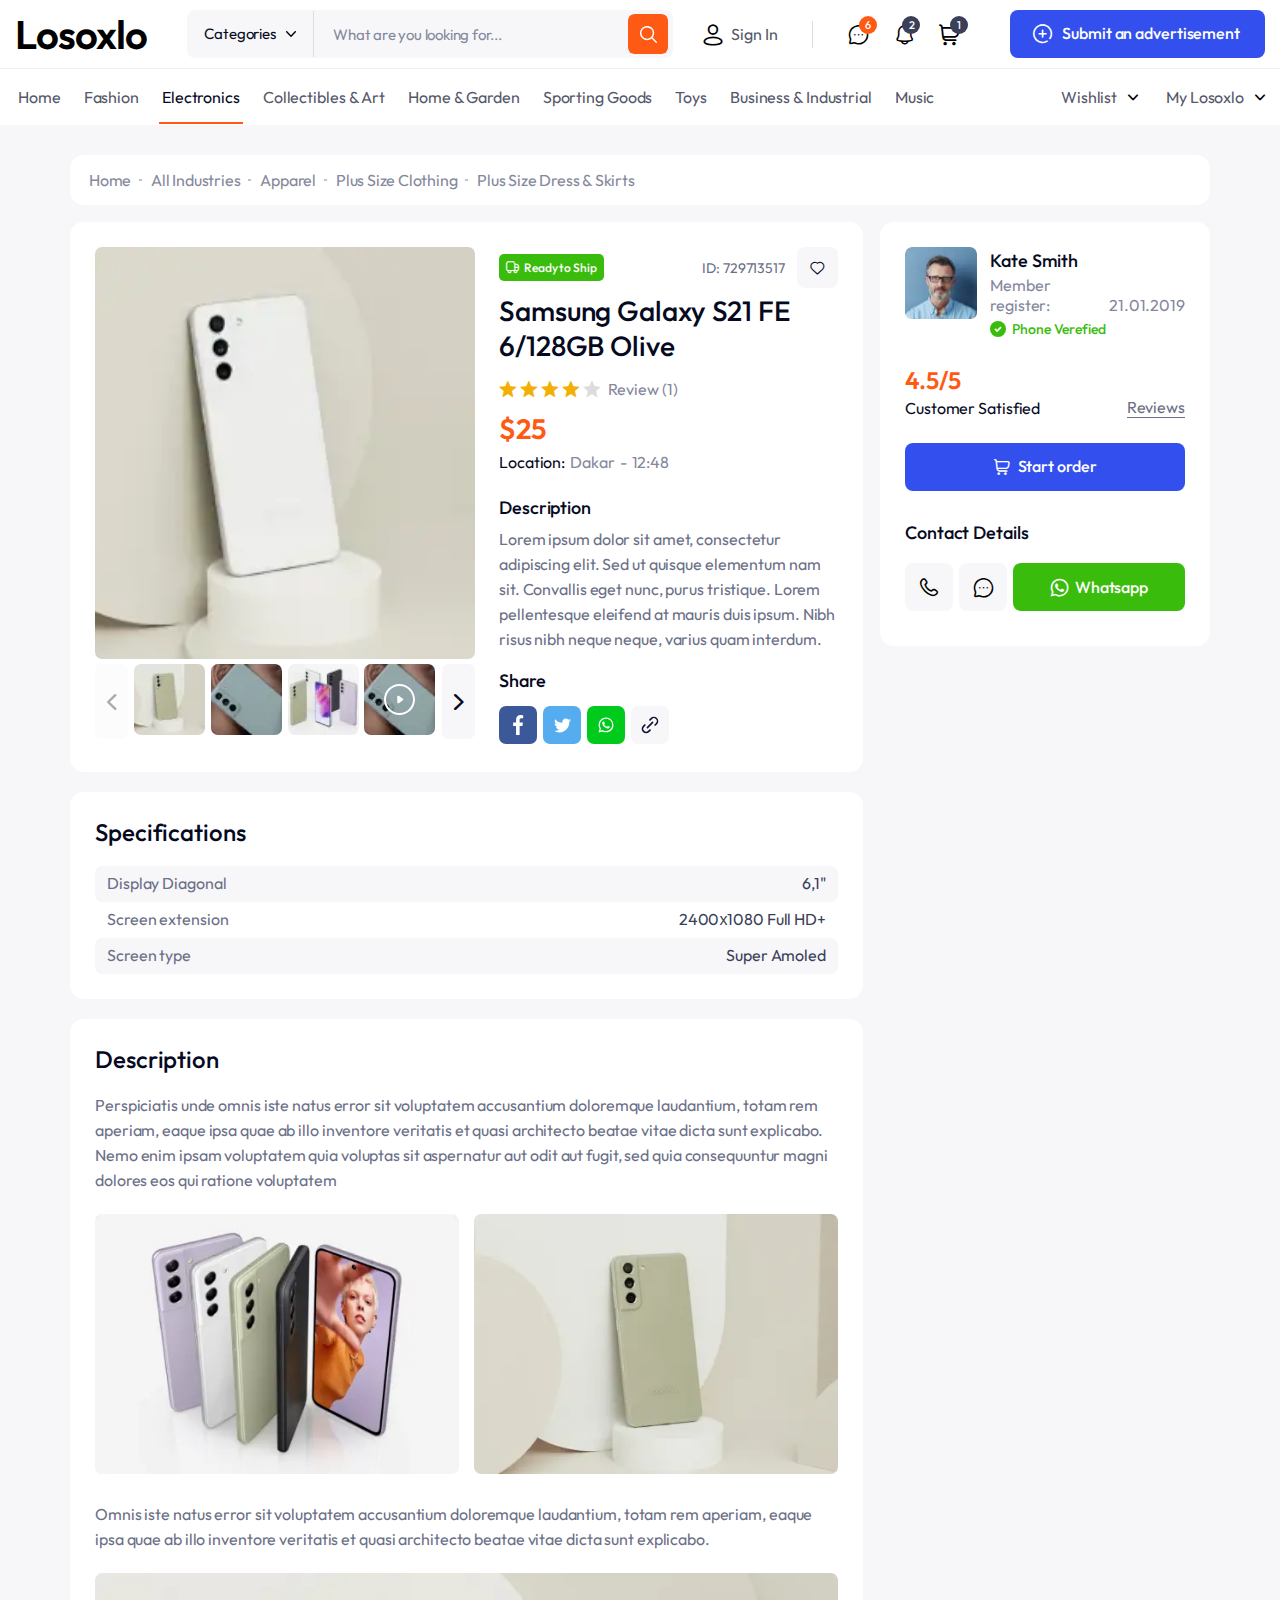
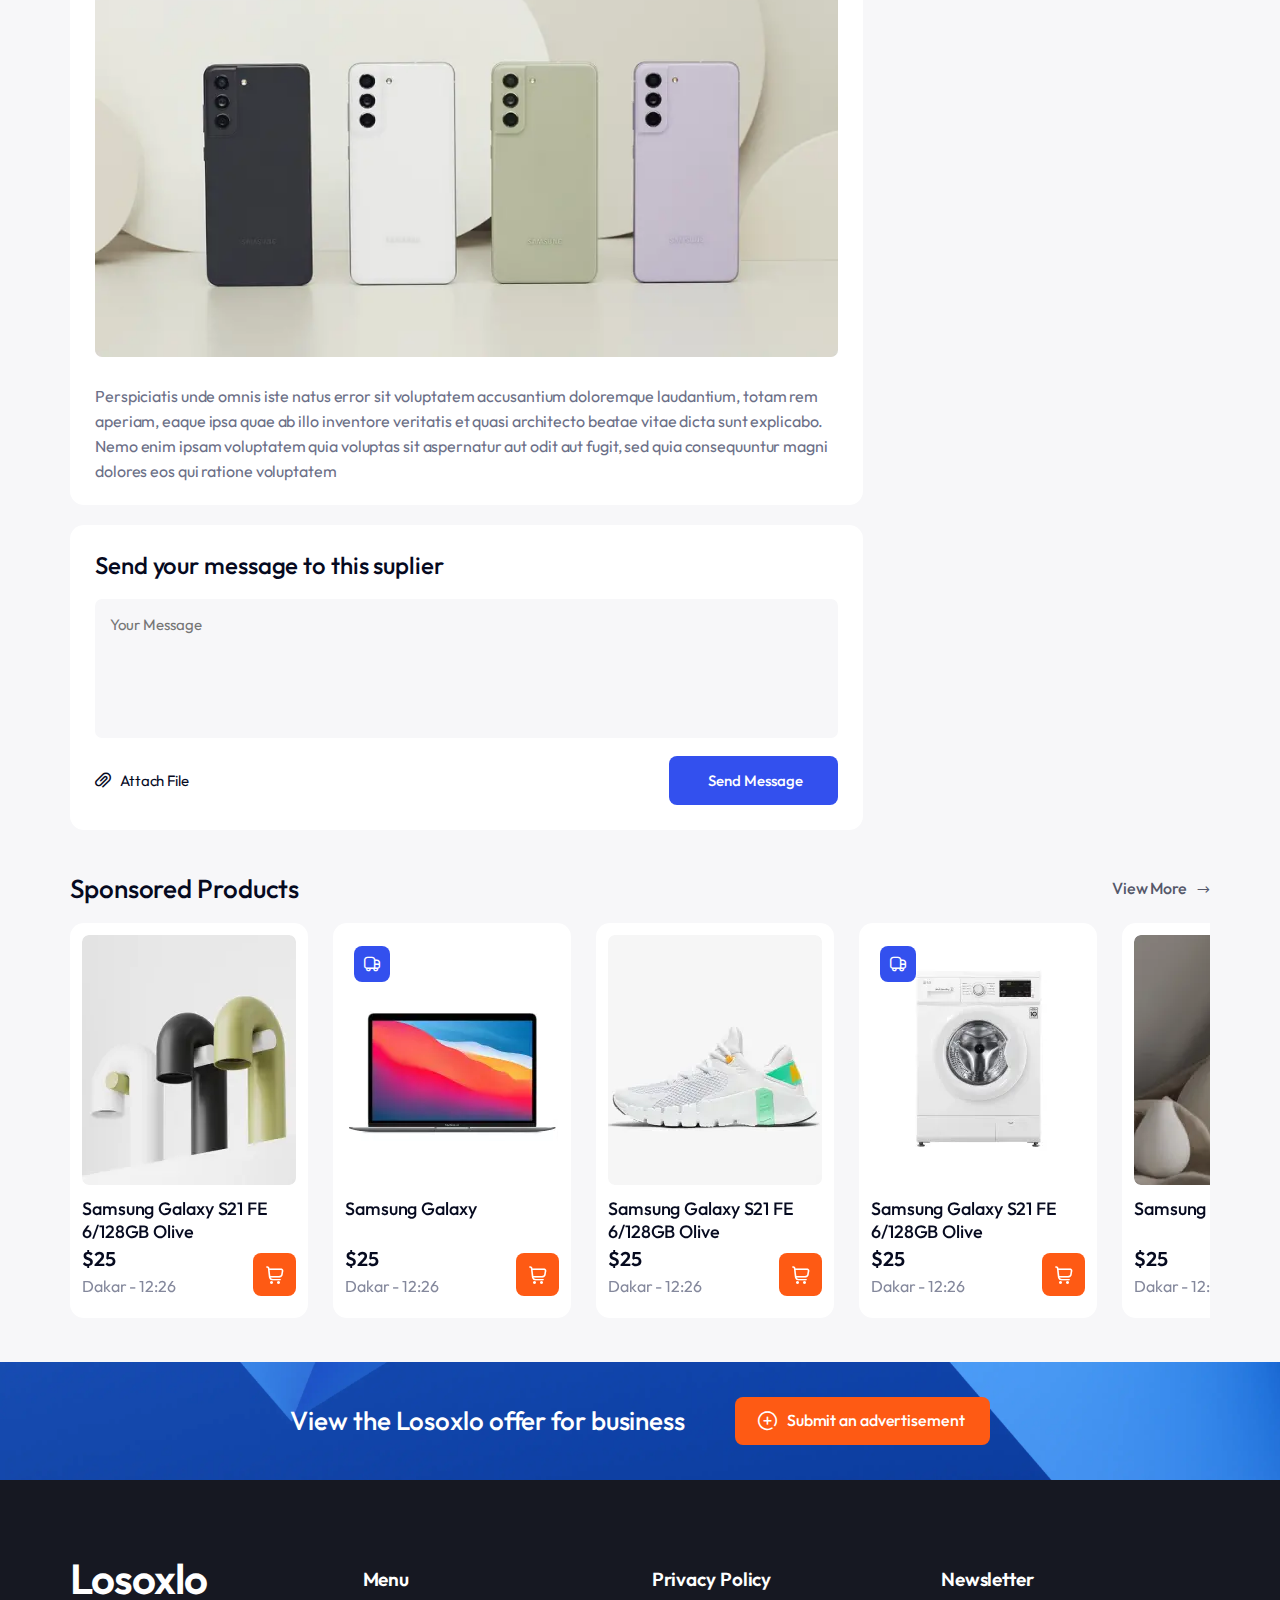
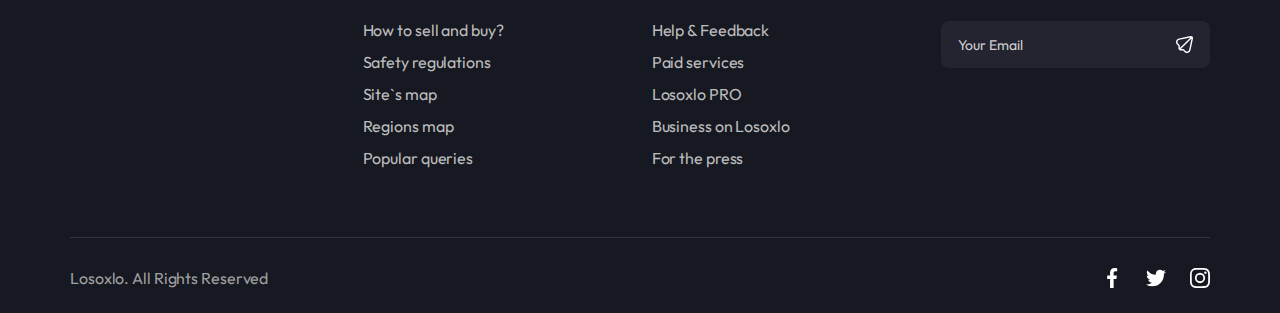
<file: item.html>
<!DOCTYPE html>
<html lang="en">

<head>
	<meta charset="UTF-8">
	<meta name="viewport" content="width=device-width, initial-scale=1.0, maximum-scale=1">
	<link rel="shortcut icon" href="#" type="image/x-icon">
	<meta http-equiv="X-UA-Compatible" content="ie=edge">
	<meta name="description" content="#">
	<title>Losoxlo - Item</title>
	<link rel="stylesheet" href="css/fancy.css">
<link rel="stylesheet" href="css/ion.rangeSlider.min.css">
<link rel="stylesheet" href="css/swiper.min.css">
<link rel="stylesheet" href="css/icon-font.css">
<link rel="stylesheet" href="css/style.css">
<link rel="stylesheet" href="css/responsive.css">
</head>

<body>

	<div class="wrapper">

		<!-- Header -->
<header class="header">
	<div class="header__inner">

		<!-- Header top -->
		<div class="header__top">

			<!-- Logo -->
			<div class="header__logo">
				<a href="/">Losoxlo</a>
			</div>

			<!-- Search -->
			<div class="header__search">
				<form action="#">
					<select class="select header__search-categories">
						<option value="hide">Categories</option>
						<option value="">Home & Kitchen</option>
						<option value="">Electronic Accessories</option>
						<option value="">Sport & Apparel</option>
						<option value="">Groceries & Pets</option>
						<option value="">Vehicles & Accessories</option>
						<option value="">Tools & Hardware</option>
						<option value="">TV, audio & video</option>
						<option value="">Apparel</option>
					</select>
					<input class="header__search-input" type="text" placeholder="What are you looking for...">
					<select class="select header__search-location">
						<option value="hide">All country</option>
						<option value="">Dakar</option>
						<option value="">Diourbel</option>
						<option value="">Fatick</option>
						<option value="">Kaffrine</option>
						<option value="">Kaolack</option>
					</select>
					<input class="header__search-btn" type="submit" value="Search">
				</form>
			</div>

			<!-- Sign -->
			<div class="header__sign" role="button">
				<i class="i-sign"></i>
				<span>Sign In</span>
			</div>

			<!-- Actions -->
			<div class="header__actions">
				<a class="header__actions-message" href="#">
					<i class="i-chat"></i>
					<span class="header__actions-counter orange">6</span>
				</a>
				<a class="header__actions-notifications" href="#">
					<i class="i-notification"></i>
					<span class="header__actions-counter">2</span>
				</a>
				<a class="header__actions-cart" href="#">
					<i class="i-shopping-cart"></i>
					<span class="header__actions-counter">1</span>
				</a>
			</div>

			<!-- Submit an advertisement -->
			<div class="announcement-btn" role="button">
				<i class="i-plus-rounded"></i>
				<span>Submit an advertisement</span>
			</div>

			<!-- Card burger -->
<div class="burger">
	<div class="burger__toggle">
		<div class="burger__main">
			<span></span>
			<span></span>
			<span></span>
		</div>
		<div class="burger__cross">
			<span></span>
			<span></span>
		</div>
	</div>
</div><!-- Card burger -->
		</div>

		<div class="header__line"></div>

		<!-- Header bottom -->
		<div class="header__bottom">

			<!-- Header nav -->
			<nav class="header__nav">

				<!-- Header menu -->
				<div class="header__menu-wrap">
					<ul class="header__menu">
						<li>
							<a href="#">Home</a>
						</li>
						<li>
							<a href="#">Fashion</a>
						</li>
						<li>
							<a class="is-active" href="#">Electronics</a>
						</li>
						<li>
							<a href="#">Collectibles & Art</a>
						</li>
						<li>
							<a href="#">Home & Garden</a>
						</li>
						<li>
							<a href="#">Sporting Goods</a>
						</li>
						<li>
							<a href="#">Toys</a>
						</li>
						<li>
							<a href="#">Business & Industrial</a>
						</li>
						<li>
							<a href="#">Music</a>
						</li>
					</ul>
				</div>

				<!-- Header bottom actions -->
				<div class="header__bottom-actions">
					<div class="header__wishlist header__bottom-action">
						<span>
							Wishlist
						</span>
						<i class="i-angle-down"></i>
					</div>
					<div class="header__profile header__bottom-action">
						<span>
							My Losoxlo
						</span>
						<i class="i-angle-down"></i>
					</div>
				</div>

			</nav>
		</div>
	</div>
</header>

<!-- Mobile menu -->
<div class="mobile-menu">
	<div class="box"></div>
	<div class="mobile-menu__inner">
		<ul class="mobile-menu__list">
			<li>
				<a href="#">Fashion</a>
			</li>
			<li>
				<a href="#">Electronics</a>
			</li>
			<li>
				<a href="#">Collectibles &amp; Art</a>
			</li>
			<li>
				<a href="#">Home &amp; Garden</a>
			</li>
			<li>
				<a href="#">Sporting Goods</a>
			</li>
			<li>
				<a href="#">Toys</a>
			</li>
			<li>
				<a href="#">Business &amp; Industrial</a>
			</li>
			<li>
				<a href="#">Music</a>
			</li>
		</ul>
		<ul class="mobile-menu__actions">
			<li>
				<a href="#">
					<i class="i-sign"></i>
					<span>My Account</span>
				</a>
			</li>
			<li>
				<a href="#">
					<i class="i-chat"></i>
					<span>Messages</span>
				</a>
			</li>
			<li>
				<a href="#">
					<i class="i-notification"></i>
					<span>Notifications</span>
				</a>
			</li>
			<li>
				<a href="#">
					<i class="i-heart"></i>
					<span>Wish List</span>
				</a>
			</li>
		</ul>
		<!-- Submit an advertisement -->
		<div class="announcement-btn" role="button">
			<i class="i-plus-rounded"></i>
			<span>Submit an advertisement</span>
		</div>
	</div>
</div>

		<div class="container">

			<!-- Shop Item -->
			<div class="item">
				<div class="item__breadcrumbs breadcrumbs">
					<ul>
						<li class="breadcrumbs__item">
							<a href="#">
								Home
							</a>
						</li>
						<li class="breadcrumbs__item">
							<a href="#">
								All Industries
							</a>
						</li>
						<li class="breadcrumbs__item">
							<a href="#">
								Apparel
							</a>
						</li>
						<li class="breadcrumbs__item">
							<a href="#">
								Plus Size Clothing
							</a>
						</li>
						<li class="breadcrumbs__item">
							<a href="#">
								Plus Size Dress &amp; Skirts
							</a>
						</li>
					</ul>
				</div>
				<div class="item__inner">

					<!-- Item main -->
					<div class="item__main">

						<!-- Item box -->
						<div class="item__box gl-box">
							<!-- Item box left -->
							<div class="item__box-left">
								<!-- Item gallery -->
								<div class="item__gallery">

									<!-- Item gallery main -->
									<div class="item__gallery-big">
										<div class="item__gallery-video">
											<iframe src="" title="YouTube video player"
												allow="accelerometer; autoplay; clipboard-write; encrypted-media; gyroscope; picture-in-picture"
												allowfullscreen=""></iframe>
										</div>
										<div class="item__gallery-big-img">
											<img data-fancybox src="img/shop-categories/phones/1-l.webp" alt="Main">
										</div>
									</div>

									<!-- Item gallery preview -->
									<div class="item__gallery-previews">

										<div class="swiper-button-prev gl-p">
											<i class="i-angle-left"></i>
										</div>

										<!-- Item slider -->
										<div class="item__slider-wrap">
											<div class="swiper-container item__slider">
												<div class="swiper-wrapper">

													<div class="swiper-slide">
														<a class="item__gallery-small-img"
															href="img/shop-categories/phones/2-l.webp">
															<img src="img/shop-categories/phones/2.webp" alt="1">
														</a>
													</div>
													<div class="swiper-slide">
														<a class="item__gallery-small-img"
															href="img/shop-categories/phones/3-l.webp">
															<img src="img/shop-categories/phones/3.webp" alt="2">
														</a>
													</div>
													<div class="swiper-slide">
														<a class="item__gallery-small-img"
															href="img/shop-categories/phones/4-l.webp">
															<img src="img/shop-categories/phones/4.webp" alt="3">
														</a>
													</div>
													<div class="swiper-slide">
														<a class="item__gallery-small-img video-content"
															href="https://www.youtube.com/embed/IlUzyN9K7G0">
															<img src="img/shop-categories/phones/3.webp" alt="5">
														</a>
													</div>
													<div class="swiper-slide">
														<a class="item__gallery-small-img"
															href="img/shop-categories/phones/2-l.webp">
															<img src="img/shop-categories/phones/2.webp" alt="1">
														</a>
													</div>
													<div class="swiper-slide">
														<a class="item__gallery-small-img"
															href="img/shop-categories/phones/3-l.webp">
															<img src="img/shop-categories/phones/3.webp" alt="2">
														</a>
													</div>
													<div class="swiper-slide">
														<a class="item__gallery-small-img"
															href="img/shop-categories/phones/4-l.webp">
															<img src="img/shop-categories/phones/4.webp" alt="3">
														</a>
													</div>

												</div>
											</div>
										</div>

										<div class="swiper-button-next gl-n">
											<i class="i-angle-right"></i>
										</div>
									</div>
								</div>
							</div>

							<!-- Item box right -->
							<div class="item__box-right">

								<!-- Item box top -->
								<div class="item__box-top">
									<div class="item__status in-stock">
										<i class="i-delivery-car"></i>
										<span>Ready to Ship</span>
									</div>
									<div class="item__id">
										<span>id:</span>
										<span>729713517</span>
									</div>
									<div class="item__to-wishlist" role="button">
										<i class="i-heart"></i>
									</div>
								</div>

								<!-- Item name -->
								<h2 class="item__name">
									Samsung Galaxy S21 FE 6/128GB Olive
								</h2>

								<!-- Item info -->
								<div class="item__info">
									<div class="rating four-star">
										<i class="i-star"></i>
										<i class="i-star"></i>
										<i class="i-star"></i>
										<i class="i-star"></i>
										<i class="i-star"></i>
									</div>
									<div class="item__reviews">
										<a href="#">
											Review ( <span>1</span> )
										</a>
									</div>
								</div>

								<!-- Item price -->
								<div class="item__price">
									$ <span>25</span>
								</div>

								<!-- Item location -->
								<div class="item__location">
									<span>Location:</span>
									<span>Dakar</span>
									-
									<span>12:48</span>
								</div>

								<!-- Item description -->
								<div class="item__description">
									<h4>Description</h4>
									<p>
										Lorem ipsum dolor sit amet, consectetur adipiscing elit. Sed ut quisque
										elementum nam sit. Convallis eget nunc, purus
										tristique. Lorem pellentesque eleifend at mauris duis ipsum. Nibh risus nibh
										neque neque, varius quam interdum.
									</p>
								</div>

								<!-- Item share -->
								<div class="item__share">
									<h4>Share</h4>
									<ul>
										<li class="item__share-facebook">
											<a href="#"></a>
										</li>
										<li class="item__share-twitter">
											<a href="#"></a>
										</li>
										<li class="item__share-whatsapp">
											<a href="#"></a>
										</li>
										<li class="item__share-link">
											<a href="#"></a>
										</li>
									</ul>
								</div>
							</div>
						</div>

						<!-- Item specification -->
						<div class="item__specification gl-box">
							<h3 class="item__m-title">
								Specifications
							</h3>
							<ul>
								<li>
									<span>Display Diagonal</span>
									<span>6,1&quot;</span>
								</li>
								<li>
									<span>Screen extension</span>
									<span>2400х1080 Full HD+</span>
								</li>
								<li>
									<span>Screen type</span>
									<span>Super Amoled</span>
								</li>
							</ul>
						</div>

						<!-- Item description -->
						<div class="item__description-box gl-box">
							<h3 class="item__m-title">Description</h3>
							<p>
								Perspiciatis unde omnis iste natus error sit voluptatem accusantium doloremque
								laudantium, totam rem aperiam, eaque ipsa
								quae ab illo inventore veritatis et quasi architecto beatae vitae dicta sunt explicabo.
								Nemo enim ipsam voluptatem quia
								voluptas sit aspernatur aut odit aut fugit, sed quia consequuntur magni dolores eos qui
								ratione voluptatem
							</p>
							<div class="item__description-box-images">
								<div>
									<img src="img/shop-categories/phones/5.webp" alt="Item">
								</div>
								<div>
									<img src="img/shop-categories/phones/6.webp" alt="Item">
								</div>
							</div>
							<p>
								Omnis iste natus error sit voluptatem accusantium doloremque laudantium, totam rem
								aperiam, eaque ipsa quae ab illo
								inventore veritatis et quasi architecto beatae vitae dicta sunt explicabo.
							</p>
							<div class="item__description-box-image">
								<img src="img/shop-categories/phones/7.webp" alt="Item">
							</div>
							<p>
								Perspiciatis unde omnis iste natus error sit voluptatem accusantium doloremque
								laudantium, totam rem aperiam, eaque ipsa
								quae ab illo inventore veritatis et quasi architecto beatae vitae dicta sunt explicabo.
								Nemo enim ipsam voluptatem quia
								voluptas sit aspernatur aut odit aut fugit, sed quia consequuntur magni dolores eos qui
								ratione voluptatem
							</p>
						</div>

						<!-- Message -->
						<div class="message gl-box">
							<h3 class="item__m-title">
								Send your message to this suplier
							</h3>
							<form action="#">
								<textarea placeholder="Your Message"></textarea>
								<div class="message__bottom">
									<span class="file-input">
										<input type="file" class="file-input__input" multiple="">
										<span class="file file-input__wrapper">
											<i class="file-input__button i-attach-file"></i>
											<span class="file-input__text">Attach File</span>
										</span>
									</span>
									<input type="submit" value="Send Message">
								</div>
							</form>
						</div>
					</div>

					<!-- Seller box -->
					<div class="seller-box gl-box">
						<div class="seller-box__user">
							<div class="seller-box__avatar">
								<img src="img/users/sellers/1.webp" alt="Seller">
							</div>
							<div class="seller-box__info">
								<span class="seller-box__name">
									Kate Smith
								</span>
								<div class="seller-box__registered">
									<span>Member register:</span>
									<span>21.01.2019</span>
								</div>
								<div class="seller-box__verified is-verified">
									<span>Phone Verefied</span>
								</div>

							</div>
						</div>
						<div class="seller-box__stat">
							<div class="seller-box__rate">
								<div class="seller-box__rate-count">
									<span>4.5</span>
									/
									<span>5</span>
								</div>
								<span class="seller-box__rate-text">
									Customer Satisfied
								</span>
							</div>
							<div class="seller-box__rate-reviews">
								<a href="#">
									Reviews
								</a>
							</div>
						</div>
						<div class="seller-box__start">
							<a href="#">
								<i class="i-shopping-cart"></i>
								<span>Start order</span>
							</a>
						</div>
						<div class="seller-box__contacts">
							<span class="seller-box__contacts-text">Contact Details</span>
							<ul>
								<li>
									<a href="#">
										<i class="i-call"></i>
									</a>
								</li>
								<li>
									<a href="#">
										<i class="i-chat"></i>
									</a>
								</li>
								<li>
									<a href="#">
										<i class="i-social-whatsapp"></i>
										<span>Whatsapp</span>
									</a>
								</li>
							</ul>
						</div>
					</div>
				</div>
			</div>

			<!-- Sponsored Products slider -->
			<div class="slider slider--lg">
				<div class="slider__top">
					<h2 class="gl-title">Sponsored Products</h2>
					<a class="view-more" href="#">
						<span>View More</span>
						<i class="i-arrow-right"></i>
					</a>
				</div>
				<div class="swiper-container slider-3">
					<div class="swiper-wrapper">

						<div class="swiper-slide">
							<div class="shop-item">
								<div class="shop-item__wishlist" role="button">
									<i class="i-heart"></i>
								</div>
								<a href="#">
									<img class="shop-item__img" src="img/top-deals/1.webp" alt="Item">
								</a>
								<span class="shop-item__name">
									Samsung Galaxy S21 FE 6/128GB Olive
								</span>
								<span class="shop-item__price">
									$25
								</span>
								<div class="shop-item__info">
									<span class="shop-item__location">Dakar</span>
									-
									<span class="shop-item__time">12:26</span>
								</div>
								<div class="shop-item__cart" role="button">
									<i class="i-shopping-cart"></i>
									<span>Buy</span>
								</div>
							</div>
						</div>
						<div class="swiper-slide">
							<div class="shop-item">
								<div class="delivery-box">
									<i class="i-delivery-car"></i>
								</div>
								<div class="shop-item__wishlist" role="button">
									<i class="i-heart"></i>
								</div>
								<a href="#">
									<img class="shop-item__img" src="img/top-deals/2.webp" alt="Item">
								</a>
								<span class="shop-item__name">
									Samsung Galaxy
								</span>
								<span class="shop-item__price">
									$25
								</span>
								<div class="shop-item__info">
									<span class="shop-item__location">Dakar</span>
									-
									<span class="shop-item__time">12:26</span>
								</div>
								<div class="shop-item__cart" role="button">
									<i class="i-shopping-cart"></i>
									<span>Buy</span>
								</div>
							</div>
						</div>
						<div class="swiper-slide">
							<div class="shop-item">
								<div class="shop-item__wishlist" role="button">
									<i class="i-heart"></i>
								</div>
								<a href="#">
									<img class="shop-item__img" src="img/top-deals/3.webp" alt="Item">
								</a>
								<span class="shop-item__name">
									Samsung Galaxy S21 FE 6/128GB Olive
								</span>
								<span class="shop-item__price">
									$25
								</span>
								<div class="shop-item__info">
									<span class="shop-item__location">Dakar</span>
									-
									<span class="shop-item__time">12:26</span>
								</div>
								<div class="shop-item__cart" role="button">
									<i class="i-shopping-cart"></i>
									<span>Buy</span>
								</div>
							</div>
						</div>
						<div class="swiper-slide">
							<div class="shop-item">
								<div class="shop-item__wishlist" role="button">
									<i class="i-heart"></i>
								</div>
								<div class="delivery-box">
									<i class="i-delivery-car"></i>
								</div>
								<a href="#">
									<img class="shop-item__img" src="img/top-deals/4.webp" alt="Item">
								</a>
								<span class="shop-item__name">
									Samsung Galaxy S21 FE 6/128GB Olive
								</span>
								<span class="shop-item__price">
									$25
								</span>
								<div class="shop-item__info">
									<span class="shop-item__location">Dakar</span>
									-
									<span class="shop-item__time">12:26</span>
								</div>
								<div class="shop-item__cart" role="button">
									<i class="i-shopping-cart"></i>
									<span>Buy</span>
								</div>
							</div>
						</div>
						<div class="swiper-slide">
							<div class="shop-item">
								<div class="shop-item__wishlist" role="button">
									<i class="i-heart"></i>
								</div>
								<a href="#">
									<img class="shop-item__img" src="img/top-deals/5.webp" alt="Item">
								</a>
								<span class="shop-item__name">
									Samsung 6/128GB Olive
								</span>
								<span class="shop-item__price">
									$25
								</span>
								<div class="shop-item__info">
									<span class="shop-item__location">Dakar</span>
									-
									<span class="shop-item__time">12:26</span>
								</div>
								<div class="shop-item__cart" role="button">
									<i class="i-shopping-cart"></i>
									<span>Buy</span>
								</div>
							</div>
						</div>
						<div class="swiper-slide">
							<div class="shop-item">
								<div class="shop-item__wishlist" role="button">
									<i class="i-heart"></i>
								</div>
								<a href="#">
									<img class="shop-item__img" src="img/top-deals/1.webp" alt="Item">
								</a>
								<span class="shop-item__name">
									Samsung Galaxy S21 FE
								</span>
								<span class="shop-item__price">
									$25
								</span>
								<div class="shop-item__info">
									<span class="shop-item__location">Dakar</span>
									-
									<span class="shop-item__time">12:26</span>
								</div>
								<div class="shop-item__cart" role="button">
									<i class="i-shopping-cart"></i>
									<span>Buy</span>
								</div>
							</div>
						</div>
						<div class="swiper-slide">
							<div class="shop-item">
								<div class="shop-item__wishlist" role="button">
									<i class="i-heart"></i>
								</div>
								<a href="#">
									<img class="shop-item__img" src="img/top-deals/3.webp" alt="Item">
								</a>
								<span class="shop-item__name">
									Samsung Galaxy S21
								</span>
								<span class="shop-item__price">
									$25
								</span>
								<div class="shop-item__info">
									<span class="shop-item__location">Dakar</span>
									-
									<span class="shop-item__time">12:26</span>
								</div>
								<div class="shop-item__cart" role="button">
									<i class="i-shopping-cart"></i>
									<span>Buy</span>
								</div>
							</div>
						</div>

					</div>
				</div>
			</div>

		</div><!-- container -->

		<!-- Pre-footer -->
<div class="pre-footer">
	<p>
		View the Losoxlo offer for business
	</p>
	<div class="announcement-btn orange" role="button">
		<i class="i-plus-rounded"></i>
		<span>Submit an advertisement</span>
	</div>
</div>

<!-- Footer -->
<footer class="footer">
	<div class="container">
		<!-- Footer inner -->
		<div class="footer__inner">

			<!-- Footer logo -->
			<div class="footer__logo">
				<a href="#">Losoxlo</a>
			</div>

			<div class="footer__inner-right">

				<!-- Footer nav -->
				<nav class="footer__nav">
					<h4 class="footer__title">
						Menu
					</h4>
					<ul class="footer__list">
						<li>
							<a href="#">How to sell and buy?</a>
						</li>
						<li>
							<a href="#">Safety regulations</a>
						</li>
						<li>
							<a href="#">Site`s map</a>
						</li>
						<li>
							<a href="#">Regions map</a>
						</li>
						<li>
							<a href="#">Popular queries</a>
						</li>
					</ul>
				</nav>

				<!-- Footer policy -->
				<div class="footer__policy">
					<h4 class="footer__title">
						Privacy Policy
					</h4>
					<ul class="footer__list">
						<li>
							<a href="#">Help &amp; Feedback</a>
						</li>
						<li>
							<a href="#">Paid services</a>
						</li>
						<li>
							<a href="#">Losoxlo PRO</a>
						</li>
						<li>
							<a href="#">Business on Losoxlo</a>
						</li>
						<li>
							<a href="#">For the press</a>
						</li>
					</ul>
				</div>

				<!-- Footer newsletter -->
				<div class="footer__newsletter">
					<h4 class="footer__title">
						Newsletter
					</h4>
					<form action="#">
						<input type="text" placeholder="Your Email">
						<input type="submit" value="">
					</form>
				</div>
			</div>

		</div>

		<!-- Footer bottom -->
		<div class="footer__bottom">
			<span class="footer__bottom-rights">
				Losoxlo. All Rights Reserved
			</span>
			<div class="footer__bottom-socials">
				<a href="#"></a>
				<a href="#"></a>
				<a href="#"></a>
			</div>
		</div>
	</div>
</footer>
	</div><!-- wrapper -->

	<script src="js/jquery-3.6.0.min.js"></script>
<script src="js/fancy.js"></script>
<script src="js/ion.rangeSlider.min.js"></script>
<script src="js/swiper.min.js"></script>
<script src="js/main.js"></script>
</body>

</html>
</file>
<file: css/fancy.css>
.not-selectable{-moz-user-select:none;-webkit-user-select:none;-ms-user-select:none;user-select:none}.carousel{position:relative;box-sizing:border-box}.carousel *,.carousel *:before,.carousel *:after{box-sizing:inherit}.carousel.is-draggable{cursor:move;cursor:grab}.carousel.is-dragging{cursor:move;cursor:grabbing}.carousel__viewport{position:relative;overflow:hidden;max-width:100%;max-height:100%}.carousel__track{display:flex}.carousel__slide{flex:0 0 auto;width:var(--carousel-slide-width, 60%);max-width:100%;padding:1rem;position:relative;overflow-x:hidden;overflow-y:auto;overscroll-behavior:contain;-webkit-overflow-scrolling:touch;touch-action:pan-y}.has-dots{margin-bottom:calc(0.5rem + 22px)}.carousel__dots{margin:0 auto;padding:0;position:absolute;top:calc(100% + 0.5rem);left:0;right:0;display:flex;justify-content:center;list-style:none;user-select:none}.carousel__dots .carousel__dot{margin:0;padding:0;display:block;position:relative;width:22px;height:22px;cursor:pointer}.carousel__dots .carousel__dot:after{content:"";width:8px;height:8px;border-radius:50%;position:absolute;top:50%;left:50%;transform:translate(-50%, -50%);background-color:currentColor;opacity:.25;transition:opacity .15s ease-in-out}.carousel__dots .carousel__dot.is-selected:after{opacity:1}.carousel__button{width:var(--carousel-button-width, 48px);height:var(--carousel-button-height, 48px);padding:0;border:0;display:flex;justify-content:center;align-items:center;pointer-events:all;cursor:pointer;color:var(--carousel-button-color, currentColor);background:var(--carousel-button-bg, transparent);border-radius:var(--carousel-button-border-radius, 50%);box-shadow:var(--carousel-button-shadow, none);transition:opacity .15s ease}.carousel__button.is-prev,.carousel__button.is-next{position:absolute;top:50%;transform:translateY(-50%)}.carousel__button.is-prev{left:10px}.carousel__button.is-next{right:10px}.carousel__button[disabled]{cursor:default;opacity:.3}.carousel__button svg{width:var(--carousel-button-svg-width, 50%);height:var(--carousel-button-svg-height, 50%);fill:none;stroke:currentColor;stroke-width:var(--carousel-button-svg-stroke-width, 1.5);stroke-linejoin:bevel;stroke-linecap:round;filter:var(--carousel-button-svg-filter, none);pointer-events:none}body.compensate-for-scrollbar{overflow:hidden !important;touch-action:none}.fancybox__container{position:fixed;top:0;left:0;bottom:0;right:0;direction:ltr;margin:0;padding:env(safe-area-inset-top, 0px) env(safe-area-inset-right, 0px) env(safe-area-inset-bottom, 0px) env(safe-area-inset-left, 0px);box-sizing:border-box;display:flex;flex-direction:column;color:var(--fancybox-color, #fff);-webkit-tap-highlight-color:transparent;overflow:hidden;z-index:1050;outline:none;transform-origin:top left;--carousel-button-width: 48px;--carousel-button-height: 48px;--carousel-button-svg-width: 24px;--carousel-button-svg-height: 24px;--carousel-button-svg-stroke-width: 2.5;--carousel-button-svg-filter: drop-shadow(1px 1px 1px rgba(0, 0, 0, 0.4))}.fancybox__container *,.fancybox__container *::before,.fancybox__container *::after{box-sizing:inherit}.fancybox__container :focus{outline:none}body:not(.is-using-mouse) .fancybox__container :focus{box-shadow:0 0 0 1px #fff,0 0 0 2px var(--fancybox-accent-color, rgba(1, 210, 232, 0.94))}@media all and (min-width: 1024px){.fancybox__container{--carousel-button-width:48px;--carousel-button-height:48px;--carousel-button-svg-width:27px;--carousel-button-svg-height:27px}}.fancybox__backdrop{position:absolute;top:0;right:0;bottom:0;left:0;z-index:-1;background:var(--fancybox-bg, rgba(24, 24, 27, 0.92))}.fancybox__carousel{position:relative;flex:1 1 auto;min-height:0;height:100%;z-index:10}.fancybox__carousel.has-dots{margin-bottom:calc(0.5rem + 22px)}.fancybox__viewport{position:relative;width:100%;height:100%;overflow:visible;cursor:default}.fancybox__track{display:flex;height:100%}.fancybox__slide{flex:0 0 auto;width:100%;max-width:100%;margin:0;padding:48px 8px 8px 8px;position:relative;overscroll-behavior:contain;display:flex;flex-direction:column;outline:0;overflow:auto;-webkit-overflow-scrolling:touch;--carousel-button-width: 36px;--carousel-button-height: 36px;--carousel-button-svg-width: 22px;--carousel-button-svg-height: 22px}.fancybox__slide::before,.fancybox__slide::after{content:"";flex:0 0 0;margin:auto}@media all and (min-width: 1024px){.fancybox__slide{padding:64px 100px}}.fancybox__content{margin:0 env(safe-area-inset-right, 0px) 0 env(safe-area-inset-left, 0px);padding:36px;color:var(--fancybox-content-color, #374151);background:var(--fancybox-content-bg, #fff);position:relative;align-self:center;display:flex;flex-direction:column;z-index:20}.fancybox__content :focus:not(.carousel__button.is-close){outline:thin dotted;box-shadow:none}.fancybox__caption{align-self:center;max-width:100%;margin:0;padding:1rem 0 0 0;line-height:1.375;color:var(--fancybox-color, currentColor);visibility:visible;cursor:auto;flex-shrink:0;overflow-wrap:anywhere}.is-loading .fancybox__caption{visibility:hidden}.fancybox__container>.carousel__dots{top:100%;color:var(--fancybox-color, #fff)}.fancybox__nav .carousel__button{z-index:40}.fancybox__nav .carousel__button.is-next{right:8px}@media all and (min-width: 1024px){.fancybox__nav .carousel__button.is-next{right:40px}}.fancybox__nav .carousel__button.is-prev{left:8px}@media all and (min-width: 1024px){.fancybox__nav .carousel__button.is-prev{left:40px}}.carousel__button.is-close{position:absolute;top:8px;right:8px;top:calc(env(safe-area-inset-top, 0px) + 8px);right:calc(env(safe-area-inset-right, 0px) + 8px);z-index:40}@media all and (min-width: 1024px){.carousel__button.is-close{right:40px}}.fancybox__content>.carousel__button.is-close{position:absolute;top:-40px;right:0;color:var(--fancybox-color, #fff)}.fancybox__no-click,.fancybox__no-click button{pointer-events:none}.fancybox__spinner{position:absolute;top:50%;left:50%;transform:translate(-50%, -50%);width:50px;height:50px;color:var(--fancybox-color, currentColor)}.fancybox__slide .fancybox__spinner{cursor:pointer;z-index:1053}.fancybox__spinner svg{animation:fancybox-rotate 2s linear infinite;transform-origin:center center;position:absolute;top:0;right:0;bottom:0;left:0;margin:auto;width:100%;height:100%}.fancybox__spinner svg circle{fill:none;stroke-width:2.75;stroke-miterlimit:10;stroke-dasharray:1,200;stroke-dashoffset:0;animation:fancybox-dash 1.5s ease-in-out infinite;stroke-linecap:round;stroke:currentColor}@keyframes fancybox-rotate{100%{transform:rotate(360deg)}}@keyframes fancybox-dash{0%{stroke-dasharray:1,200;stroke-dashoffset:0}50%{stroke-dasharray:89,200;stroke-dashoffset:-35px}100%{stroke-dasharray:89,200;stroke-dashoffset:-124px}}.fancybox__backdrop,.fancybox__caption,.fancybox__nav,.carousel__dots,.carousel__button.is-close{opacity:var(--fancybox-opacity, 1)}.fancybox__container.is-animated[aria-hidden=false] .fancybox__backdrop,.fancybox__container.is-animated[aria-hidden=false] .fancybox__caption,.fancybox__container.is-animated[aria-hidden=false] .fancybox__nav,.fancybox__container.is-animated[aria-hidden=false] .carousel__dots,.fancybox__container.is-animated[aria-hidden=false] .carousel__button.is-close{animation:.15s ease backwards fancybox-fadeIn}.fancybox__container.is-animated.is-closing .fancybox__backdrop,.fancybox__container.is-animated.is-closing .fancybox__caption,.fancybox__container.is-animated.is-closing .fancybox__nav,.fancybox__container.is-animated.is-closing .carousel__dots,.fancybox__container.is-animated.is-closing .carousel__button.is-close{animation:.15s ease both fancybox-fadeOut}.fancybox-fadeIn{animation:.15s ease both fancybox-fadeIn}.fancybox-fadeOut{animation:.1s ease both fancybox-fadeOut}.fancybox-zoomInUp{animation:.2s ease both fancybox-zoomInUp}.fancybox-zoomOutDown{animation:.15s ease both fancybox-zoomOutDown}.fancybox-throwOutUp{animation:.15s ease both fancybox-throwOutUp}.fancybox-throwOutDown{animation:.15s ease both fancybox-throwOutDown}@keyframes fancybox-fadeIn{from{opacity:0}to{opacity:1}}@keyframes fancybox-fadeOut{to{opacity:0}}@keyframes fancybox-zoomInUp{from{transform:scale(0.97) translate3d(0, 16px, 0);opacity:0}to{transform:scale(1) translate3d(0, 0, 0);opacity:1}}@keyframes fancybox-zoomOutDown{to{transform:scale(0.97) translate3d(0, 16px, 0);opacity:0}}@keyframes fancybox-throwOutUp{to{transform:translate3d(0, -30%, 0);opacity:0}}@keyframes fancybox-throwOutDown{to{transform:translate3d(0, 30%, 0);opacity:0}}.fancybox__carousel .carousel__slide{scrollbar-width:thin;scrollbar-color:#ccc rgba(255,255,255,.1)}.fancybox__carousel .carousel__slide::-webkit-scrollbar{width:8px;height:8px}.fancybox__carousel .carousel__slide::-webkit-scrollbar-track{background-color:rgba(255,255,255,.1)}.fancybox__carousel .carousel__slide::-webkit-scrollbar-thumb{background-color:#ccc;border-radius:2px;box-shadow:inset 0 0 4px rgba(0,0,0,.2)}.fancybox__carousel.is-draggable .fancybox__slide,.fancybox__carousel.is-draggable .fancybox__slide .fancybox__content{cursor:move;cursor:grab}.fancybox__carousel.is-dragging .fancybox__slide,.fancybox__carousel.is-dragging .fancybox__slide .fancybox__content{cursor:move;cursor:grabbing}.fancybox__carousel .fancybox__slide .fancybox__content{cursor:auto}.fancybox__carousel .fancybox__slide.can-zoom_in .fancybox__content{cursor:zoom-in}.fancybox__carousel .fancybox__slide.can-zoom_out .fancybox__content{cursor:zoom-out}.fancybox__carousel .fancybox__slide.is-draggable .fancybox__content{cursor:move;cursor:grab}.fancybox__carousel .fancybox__slide.is-dragging .fancybox__content{cursor:move;cursor:grabbing}.fancybox__image{transform-origin:0 0;touch-action:none;user-select:none;transition:none}.has-image .fancybox__content{padding:0;background:transparent;min-height:1px}.is-closing .has-image .fancybox__content{overflow:visible}.has-image[data-image-fit=contain]{overflow:visible;touch-action:none}.has-image[data-image-fit=contain] .fancybox__content{flex-direction:row;flex-wrap:wrap}.has-image[data-image-fit=contain] .fancybox__image{max-width:100%;max-height:100%;object-fit:contain}.has-image[data-image-fit=contain-w]{overflow-x:hidden;overflow-y:auto}.has-image[data-image-fit=contain-w] .fancybox__content{min-height:auto}.has-image[data-image-fit=contain-w] .fancybox__image{max-width:100%;height:auto}.has-image[data-image-fit=cover]{overflow:visible;touch-action:none}.has-image[data-image-fit=cover] .fancybox__content{width:100%;height:100%}.has-image[data-image-fit=cover] .fancybox__image{width:100%;height:100%;object-fit:cover}.fancybox__carousel .fancybox__slide.has-iframe .fancybox__content,.fancybox__carousel .fancybox__slide.has-map .fancybox__content,.fancybox__carousel .fancybox__slide.has-pdf .fancybox__content,.fancybox__carousel .fancybox__slide.has-video .fancybox__content,.fancybox__carousel .fancybox__slide.has-html5video .fancybox__content{flex-shrink:1;min-height:1px;overflow:visible}.fancybox__carousel .fancybox__slide.has-iframe .fancybox__content,.fancybox__carousel .fancybox__slide.has-map .fancybox__content,.fancybox__carousel .fancybox__slide.has-pdf .fancybox__content{width:100%;height:80%}.fancybox__carousel .fancybox__slide.has-video .fancybox__content,.fancybox__carousel .fancybox__slide.has-html5video .fancybox__content{width:960px;height:540px;max-width:100%;max-height:100%}.fancybox__carousel .fancybox__slide.has-map .fancybox__content,.fancybox__carousel .fancybox__slide.has-pdf .fancybox__content,.fancybox__carousel .fancybox__slide.has-video .fancybox__content,.fancybox__carousel .fancybox__slide.has-html5video .fancybox__content{padding:0;background:rgba(24,24,27,.9);color:#fff}.fancybox__carousel .fancybox__slide.has-map .fancybox__content{background:#e5e3df}.fancybox__html5video,.fancybox__iframe{border:0;display:block;height:100%;width:100%;background:transparent}.fancybox-placeholder{position:absolute;width:1px;height:1px;padding:0;margin:-1px;overflow:hidden;clip:rect(0, 0, 0, 0);white-space:nowrap;border-width:0}.fancybox__thumbs{flex:0 0 auto;position:relative;padding:0px 3px;opacity:var(--fancybox-opacity, 1)}.fancybox__container.is-animated[aria-hidden=false] .fancybox__thumbs{animation:.15s ease-in backwards fancybox-fadeIn}.fancybox__container.is-animated.is-closing .fancybox__thumbs{opacity:0}.fancybox__thumbs .carousel__slide{flex:0 0 auto;width:var(--fancybox-thumbs-width, 96px);margin:0;padding:8px 3px;box-sizing:content-box;display:flex;align-items:center;justify-content:center;overflow:visible;cursor:pointer}.fancybox__thumbs .carousel__slide .fancybox__thumb::after{content:"";position:absolute;top:0;left:0;right:0;bottom:0;border-width:5px;border-style:solid;border-color:var(--fancybox-accent-color, rgba(1, 210, 232, 0.94));opacity:0;transition:opacity .15s ease;border-radius:var(--fancybox-thumbs-border-radius, 4px)}.fancybox__thumbs .carousel__slide.is-nav-selected .fancybox__thumb::after{opacity:.92}.fancybox__thumbs .carousel__slide>*{pointer-events:none;user-select:none}.fancybox__thumb{position:relative;width:100%;padding-top:calc(100%/(var(--fancybox-thumbs-ratio, 1.5)));background-size:cover;background-position:center center;background-color:rgba(255,255,255,.1);background-repeat:no-repeat;border-radius:var(--fancybox-thumbs-border-radius, 4px)}.fancybox__toolbar{position:absolute;top:0;right:0;left:0;z-index:20;background:linear-gradient(to top, rgba(0, 0, 0, 0) 0%, rgba(0, 0, 0, 0.006) 8.1%, rgba(0, 0, 0, 0.021) 15.5%, rgba(0, 0, 0, 0.046) 22.5%, rgba(0, 0, 0, 0.077) 29%, rgba(0, 0, 0, 0.114) 35.3%, rgba(0, 0, 0, 0.155) 41.2%, rgba(0, 0, 0, 0.198) 47.1%, rgba(0, 0, 0, 0.242) 52.9%, rgba(0, 0, 0, 0.285) 58.8%, rgba(0, 0, 0, 0.326) 64.7%, rgba(0, 0, 0, 0.363) 71%, rgba(0, 0, 0, 0.394) 77.5%, rgba(0, 0, 0, 0.419) 84.5%, rgba(0, 0, 0, 0.434) 91.9%, rgba(0, 0, 0, 0.44) 100%);padding:0;touch-action:none;display:flex;justify-content:space-between;--carousel-button-svg-width: 20px;--carousel-button-svg-height: 20px;opacity:var(--fancybox-opacity, 1);text-shadow:var(--fancybox-toolbar-text-shadow, 1px 1px 1px rgba(0, 0, 0, 0.4))}@media all and (min-width: 1024px){.fancybox__toolbar{padding:8px}}.fancybox__container.is-animated[aria-hidden=false] .fancybox__toolbar{animation:.15s ease-in backwards fancybox-fadeIn}.fancybox__container.is-animated.is-closing .fancybox__toolbar{opacity:0}.fancybox__toolbar__items{display:flex}.fancybox__toolbar__items--left{margin-right:auto}.fancybox__toolbar__items--center{position:absolute;left:50%;transform:translateX(-50%)}.fancybox__toolbar__items--right{margin-left:auto}@media(max-width: 640px){.fancybox__toolbar__items--center:not(:last-child){display:none}}.fancybox__counter{min-width:72px;padding:0 10px;line-height:var(--carousel-button-height, 48px);text-align:center;font-size:17px;font-variant-numeric:tabular-nums;-webkit-font-smoothing:subpixel-antialiased}.fancybox__progress{background:var(--fancybox-accent-color, rgba(1, 210, 232, 0.94));height:3px;left:0;position:absolute;right:0;top:0;transform:scaleX(0);transform-origin:0;transition-property:transform;transition-timing-function:linear;z-index:30;user-select:none}.fancybox__container:fullscreen::backdrop{opacity:0}.fancybox__button--fullscreen g:nth-child(2){display:none}.fancybox__container:fullscreen .fancybox__button--fullscreen g:nth-child(1){display:none}.fancybox__container:fullscreen .fancybox__button--fullscreen g:nth-child(2){display:block}.fancybox__button--slideshow g:nth-child(2){display:none}.fancybox__container.has-slideshow .fancybox__button--slideshow g:nth-child(1){display:none}.fancybox__container.has-slideshow .fancybox__button--slideshow g:nth-child(2){display:block}
</file>
<file: css/icon-font.css>
@font-face {
  font-family: 'losoxlo';
  src: url('../fonts/icon-font/losoxlo.eot?z4m6de');
  src: url('../fonts/icon-font/losoxlo.eot?z4m6de#iefix') format('embedded-opentype'),
    url('../fonts/icon-font/losoxlo.ttf?z4m6de') format('truetype'),
    url('../fonts/icon-font/losoxlo.woff?z4m6de') format('woff'),
    url('../fonts/icon-font/losoxlo.svg?z4m6de#losoxlo') format('svg');
  font-weight: normal;
  font-style: normal;
  font-display: block;
}

[class^="i-"]::before,
[class*=" i-"]::before {
  /* use !important to prevent issues with browser extensions that change fonts */
  font-family: 'losoxlo' !important;
  speak: never;
  font-style: normal;
  font-weight: normal;
  font-variant: normal;
  text-transform: none;
  line-height: 1;

  /* Better Font Rendering =========== */
  -webkit-font-smoothing: antialiased;
  -moz-osx-font-smoothing: grayscale;
}

.i-video-btn:before {
  content: "\e902";
  color: #000;
}

.i-view-sm:before {
  content: "\e900";
}

.i-view-m:before {
  content: "\e901";
}

.i-star:before {
  content: "\e903";
}

.i-social-whatsapp:before {
  content: "\e904";
}

.i-social-twitter:before {
  content: "\e905";
}

.i-social-link:before {
  content: "\e906";
}

.i-social-instagram:before {
  content: "\e907";
}

.i-social-facebook:before {
  content: "\e908";
}

.i-sign:before {
  content: "\e909";
}

.i-shopping-cart:before {
  content: "\e90a";
}

.i-search-w:before {
  content: "\e90b";
}

.i-plus-rounded:before {
  content: "\e90c";
}

.i-notification:before {
  content: "\e90d";
}

.i-multimedia:before {
  content: "\e90e";
}

.i-map-marker:before {
  content: "\e90f";
}

.i-mail:before {
  content: "\e910";
}

.i-hobby:before {
  content: "\e911";
}

.i-heart:before {
  content: "\e912";
}

.i-garden:before {
  content: "\e913";
}

.i-delivery-car:before {
  content: "\e914";
}

.i-checked:before {
  content: "\e915";
}

.i-chat:before {
  content: "\e916";
}

.i-categories:before {
  content: "\e917";
}

.i-call:before {
  content: "\e918";
}

.i-auto:before {
  content: "\e919";
}

.i-attach-file:before {
  content: "\e91a";
}

.i-arrow-right:before {
  content: "\e91b";
}

.i-angle-right:before {
  content: "\e91c";
}

.i-angle-left:before {
  content: "\e91d";
}

.i-angle-down:before {
  content: "\e91e";
}
</file>
<file: css/style.css>
/* CSS variables */
:root {
  --main-font: "Outfit", sans-serif;
  --letter-spacing-1: -0.1px;
  --letter-spacing-3: -1px;
  --title-color: #060A1F;
  --text-color: #55586A;
  --content-color: #6B6F87;
  --light-text-color: #84889C;
  --orange: #FE5A14;
  --blue: #3350EE;
  --gray: #3B3F59;
  --green: #3ABC0D;
  --hover-orange: #DD5014;
  --hover-blue: #1930AB;
  --hover-gray: #060A1F;
  --hover-green: #00AF19;
  --border-radius-8: 8px;
  --border-radius-10: 10px;
  --border-radius-14: 14px;
  --transition: .2s;
}

/* Fonts */
@font-face {
  font-family: "Outfit";
  src: local("Outfit-Regular"), url("../fonts/Outfit-Regular.woff2") format("woff2"), url("../fonts/Outfit-Regular.woff") format("woff");
  font-weight: 400;
  font-style: normal;
  font-display: swap;
}
@font-face {
  font-family: "Outfit";
  src: local("Outfit-Medium"), url("../fonts/Outfit-Medium.woff2") format("woff2"), url("../fonts/Outfit-Medium.woff") format("woff");
  font-weight: 500;
  font-style: normal;
  font-display: swap;
}
@font-face {
  font-family: "Outfit";
  src: local("Outfit-SemiBold"), url("../fonts/Outfit-SemiBold.woff2") format("woff2"), url("../fonts/Outfit-SemiBold.woff") format("woff");
  font-weight: 600;
  font-style: normal;
  font-display: swap;
}
/* CSS reset */
html {
  box-sizing: border-box;
  min-height: 100%;
  height: 100%;
}

*,
*::before,
*::after {
  box-sizing: inherit;
}

body {
  background-color: #fff;
  min-height: 100vh;
  height: 100%;
  position: relative;
  line-height: 1;
  -webkit-text-size-adjust: 100%;
  -webkit-font-smoothing: antialiased;
  -webkit-tap-highlight-color: transparent;
  font-size: 15px;
  font-weight: 400;
  font-family: var(--main-font);
  color: var(--text-color);
  letter-spacing: var(--letter-spacing-1);
  background-color: #F7F7F9;
}
body.no-scroll {
  position: fixed;
  overflow: hidden;
  height: 100vh;
  width: 100%;
}

html,
body,
div,
span,
h1,
h2,
h3,
h4,
h5,
h6,
p,
em,
img,
strong,
sub,
sup,
b,
u,
i,
dl,
dt,
dd,
ol,
ul,
li,
fieldset,
form,
label,
table,
tbody,
tfoot,
thead,
tr,
th,
td,
article,
aside,
canvas,
details,
figcaption,
figure,
footer,
header,
hgroup,
menu,
nav,
section,
summary,
time,
mark,
audio,
video {
  margin: 0;
  padding: 0;
  border: 0;
  outline: 0;
  vertical-align: baseline;
  font-size: inherit;
  font-weight: inherit;
  line-height: inherit;
}

ul {
  list-style: none;
}

img {
  max-width: 100%;
  height: auto;
  display: block;
  -o-object-fit: cover;
  object-fit: cover;
}

input,
textarea {
  width: 100%;
  margin: 0;
  padding: 0;
  outline: none;
  background-clip: padding-box;
  font-family: inherit;
  border: none;
  border-radius: 0;
}
input::-moz-placeholder, textarea::-moz-placeholder {
  font-weight: inherit;
  font-family: inherit;
  transition: opacity 0.3s;
  -moz-transition: opacity 0.3s;
}
input:-ms-input-placeholder, textarea:-ms-input-placeholder {
  font-weight: inherit;
  font-family: inherit;
  -ms-transition: opacity 0.3s;
  transition: opacity 0.3s;
  -moz-transition: opacity 0.3s;
}
input::placeholder,
textarea::placeholder {
  font-weight: inherit;
  font-family: inherit;
  transition: opacity 0.3s;
  -moz-transition: opacity 0.3s;
}
input:focus::-moz-placeholder, textarea:focus::-moz-placeholder {
  opacity: 0;
}
input:focus:-ms-input-placeholder, textarea:focus:-ms-input-placeholder {
  opacity: 0;
}
input:focus::placeholder,
textarea:focus::placeholder {
  opacity: 0;
}

input[type=button],
input[type=reset],
input[type=submit] {
  -webkit-appearance: none;
  cursor: pointer;
  border: none;
}

input:-webkit-autofill,
input:-webkit-autofill:hover,
input:-webkit-autofill:focus,
input:-webkit-autofill:active {
  box-shadow: 0 0 0 30px #fff inset !important;
}

table {
  display: block;
  border-collapse: collapse;
  border-spacing: 0;
  overflow-x: auto;
  overflow-y: hidden;
  width: 100%;
  table-layout: fixed;
  text-align: center;
}

th,
td {
  vertical-align: middle;
  min-width: 140px;
}

button {
  border: 0;
  background-color: transparent;
  border-radius: 0;
  cursor: pointer;
  padding: 0;
  margin: 0;
  color: inherit;
  border-width: 0;
  -webkit-appearance: button;
  font: inherit;
}

a,
a:visited {
  display: inline-flex;
  text-decoration: none;
  color: inherit;
  margin: 0;
  padding: 0;
  font-size: 100%;
  vertical-align: baseline;
  outline: none;
}

a:hover {
  text-decoration: none;
}

i {
  display: flex;
}

/* Custom select */
.select {
  display: inline-block;
  position: relative;
  color: inherit;
}
.select__hidden {
  display: none;
  visibility: hidden;
}
.select__styled {
  padding: 12px;
  position: relative;
  cursor: pointer;
  width: -webkit-max-content;
  width: -moz-max-content;
  width: max-content;
  font-size: 15px;
  line-height: 19px;
}
.select__styled::after {
  position: absolute;
  content: "";
  background-image: url(../img/icons/angle-down.svg);
  width: 10px;
  height: 6px;
  background-repeat: no-repeat;
  background-position: center;
  right: 0;
  top: 50%;
  transform: translateY(-50%);
  transition: transform 0.3s;
}
.select__styled.active::after {
  transform: rotate(180deg) translateY(20%);
}
.select__options {
  display: none;
  position: absolute;
  top: 110%;
  right: 0;
  left: 0;
  z-index: 99;
  margin: 0;
  list-style: none;
  background-color: #fff;
  border: 1px solid #E4E9EB;
  border-radius: 7px;
  cursor: pointer;
  width: -webkit-max-content;
  width: -moz-max-content;
  width: max-content;
}
.select__options li {
  margin: 0;
  padding: 12px 17px;
  transition: background-color 0.3s;
}
.select__options li:hover {
  background-color: #ececec;
}
.select__options li[rel=hide] {
  display: none;
}

/* Popup tiangle */
.popup-triangle::after {
  content: "";
  position: absolute;
  width: 19px;
  height: 12px;
  right: 10px;
  top: -16px;
  border: 10px solid transparent;
  border-bottom: 10px solid #fff;
}

/* Containers rules */
.container {
  margin: 0 auto;
  max-width: 1320px;
  padding: 0 15px;
  width: 100%;
}

.df-column {
  display: flex;
  flex-direction: column;
}

.wrapper {
  display: flex;
  flex-direction: column;
  height: 100%;
}

/* Hover rules */
.hover-link {
  position: relative;
  padding: 3px 0;
}
.hover-link::after {
  position: absolute;
  content: "";
  width: 0%;
  height: 2px;
  background-color: #222;
  left: 50%;
  transform: translateX(-50%);
  bottom: 0;
  transition: all 0.2s;
}
.hover-link:hover::after {
  width: 100%;
}

/* Breadcrumbs */
.breadcrumbs {
  line-height: 22px;
  letter-spacing: -0.2px;
  color: var(--light-text-color);
}
.breadcrumbs ul {
  display: flex;
  flex-wrap: wrap;
  row-gap: 3px;
}
.breadcrumbs__item {
  margin-right: 8px;
  position: relative;
}
.breadcrumbs__item + .breadcrumbs__item {
  padding-left: 12px;
}
.breadcrumbs__item + .breadcrumbs__item::before {
  position: absolute;
  content: "";
  width: 3px;
  height: 1px;
  left: 0;
  top: 50%;
  transform: translateY(-50%);
  background-color: var(--light-text-color);
}
.breadcrumbs__item:last-child {
  margin-right: 0;
}
.breadcrumbs__item:last-child a {
  cursor: default;
}

/* Announcement btn */
.announcement-btn {
  border-radius: var(--border-radius-8);
  cursor: pointer;
  background-color: var(--blue);
  color: #fff;
  padding: 14px 25px 15px 23px;
  display: flex;
  align-items: center;
  gap: 10px;
  transition: background-color var(--transition);
  font-weight: 500;
  line-height: 19px;
  flex-shrink: 0;
}
.announcement-btn i {
  font-size: 19px;
}
.announcement-btn:hover {
  background-color: var(--hover-blue);
}
.announcement-btn.orange {
  background-color: var(--orange);
}
.announcement-btn.orange:hover {
  background-color: var(--hover-orange);
}

/* Delivery box */
.delivery-box {
  background-color: var(--blue);
  width: 36px;
  height: 36px;
  display: flex;
  align-items: center;
  justify-content: center;
  border-radius: var(--border-radius-8);
  cursor: pointer;
  color: #fff;
  position: absolute;
  top: 23px;
  left: 21px;
  transition: var(--transition);
}
.delivery-box:hover {
  background-color: var(--hover-blue);
}

/* Global title */
.gl-title {
  color: var(--title-color);
  font-weight: 500;
  font-size: 26px;
  line-height: 31px;
}

/* View more */
.view-more {
  font-weight: 500;
  line-height: 19px;
  align-items: center;
  gap: 10px;
  transition: color var(--transition);
  flex-shrink: 0;
}
.view-more:hover {
  color: var(--title-color);
}
.view-more i {
  margin-top: 2px;
  font-size: 8px;
}

/* Global box */
.gl-box {
  background-color: #fff;
  border-radius: var(--border-radius-14);
  padding: clamp(15px, 2vw, 25px);
}

/* Star rating */
.rating {
  display: flex;
  align-items: center;
  gap: 3px;
}
.rating i {
  color: #DCDCDC;
}
.rating.one-star i:nth-child(1) {
  color: #F2B006;
}
.rating.two-star i:nth-child(1) {
  color: #F2B006;
}
.rating.two-star i:nth-child(2) {
  color: #F2B006;
}
.rating.three-star i:nth-child(1) {
  color: #F2B006;
}
.rating.three-star i:nth-child(2) {
  color: #F2B006;
}
.rating.three-star i:nth-child(3) {
  color: #F2B006;
}
.rating.four-star i:nth-child(1) {
  color: #F2B006;
}
.rating.four-star i:nth-child(2) {
  color: #F2B006;
}
.rating.four-star i:nth-child(3) {
  color: #F2B006;
}
.rating.four-star i:nth-child(4) {
  color: #F2B006;
}
.rating.five-star i {
  color: #F2B006;
}

/* Message */
.message textarea {
  background-color: #F7F7F9;
  border-radius: 7px;
  font-weight: 300;
  line-height: 19px;
  padding: 16px 15px;
  min-height: 139px;
  resize: none;
  margin-bottom: 14px;
}
.message textarea::-moz-placeholder {
  font-size: 15px;
  font-weight: 300;
  line-height: 19px;
}
.message textarea:-ms-input-placeholder {
  font-size: 15px;
  font-weight: 300;
  line-height: 19px;
}
.message textarea::placeholder {
  font-size: 15px;
  font-weight: 300;
  line-height: 19px;
}
.message input[type=file] {
  line-height: 25px;
  color: var(--title-color);
}
.message input[type=submit] {
  background-color: #3350EE;
  padding: 15px 35px 15px 39px;
  border-radius: var(--border-radius-8);
  color: #fff;
  font-weight: 500;
  font-size: 15px;
  line-height: 19px;
  width: auto;
  transition: background-color var(--transition);
}
.message input[type=submit]:hover {
  background-color: var(--hover-blue);
}
.message__bottom {
  display: flex;
  align-items: center;
  justify-content: space-between;
  gap: 20px;
}

/* Files input */
.file-input {
  position: relative;
  z-index: 0;
  color: var(--title-color);
  line-height: 25px;
}
.file-input__input {
  opacity: 0;
  position: absolute;
  left: 0;
  top: 0;
  width: 100%;
  height: 100%;
  z-index: 1;
}
.file-input__wrapper {
  display: inline-grid;
  grid-template: 1fr/auto 1fr;
  align-items: center;
  gap: 9px;
}
.file-input__text {
  font-size: 15px;
  line-height: 25px;
}
.file-input__button {
  font-size: 16px;
}
.file-input__button:hover {
  color: #fff;
}

/* Seller box */
.seller-box {
  padding-bottom: 35px;
  width: clamp(330px, 22vw, 358px);
}
.seller-box__user {
  display: flex;
  gap: 13px;
  margin-bottom: 27px;
}
.seller-box__avatar {
  width: 75px;
  height: 75px;
  border-radius: 7px;
  overflow: hidden;
}
.seller-box__info {
  display: flex;
  flex-direction: column;
}
.seller-box__name {
  font-weight: 500;
  font-size: 18px;
  line-height: 28px;
  color: var(--title-color);
}
.seller-box__registered {
  font-weight: 300;
  line-height: 20px;
  color: var(--light-text-color);
  display: flex;
  margin-bottom: 5px;
  gap: 3px;
  align-items: flex-end;
}
.seller-box__verified {
  font-weight: 500;
  padding-left: 22px;
  position: relative;
  font-size: 14px;
}
.seller-box__verified::before {
  position: absolute;
  content: "";
  top: 50%;
  transform: translateY(-50%);
  background-position: center;
  background-size: contain;
  background-repeat: no-repeat;
  background-size: auto;
  width: 16px;
  height: 16px;
  border-radius: 50%;
  left: 0;
}
.seller-box__verified.is-verified {
  color: var(--green);
}
.seller-box__verified.is-verified:before {
  background-image: url(../img/icons/checked.svg);
  background-color: var(--green);
}
.seller-box__verified.not-verified {
  color: #c20e0e;
}
.seller-box__stat {
  display: flex;
  justify-content: space-between;
  align-items: flex-end;
  margin-bottom: 25px;
}
.seller-box__rate-count {
  color: var(--orange);
  font-weight: 600;
  font-size: 24px;
  line-height: 30px;
  display: flex;
  margin-bottom: 3px;
}
.seller-box__rate-text {
  color: var(--title-color);
}
.seller-box__rate-reviews {
  border-bottom: 1px solid var(--content-color);
  transition: color var(--transition);
}
.seller-box__rate-reviews:hover {
  color: var(--title-color);
}
.seller-box__start {
  background-color: #3350EE;
  border-radius: var(--border-radius-8);
  color: #fff;
  font-weight: 500;
  line-height: 19px;
  transition: background-color var(--transition);
  margin-bottom: 30px;
}
.seller-box__start a {
  justify-content: center;
  align-items: center;
  padding: 14px 15px 15px;
  width: 100%;
  gap: 8px;
}
.seller-box__start:hover {
  background-color: var(--hover-blue);
}
.seller-box__contacts-text {
  display: inline-block;
  font-weight: 500;
  font-size: 18px;
  line-height: 23px;
  margin-bottom: 19px;
  color: var(--title-color);
}
.seller-box__contacts ul {
  color: #000;
  display: flex;
  gap: 6px;
}
.seller-box__contacts ul li a {
  align-items: center;
  justify-content: center;
  width: 48px;
  height: 48px;
  background-color: #F7F7F9;
  border-radius: var(--border-radius-8);
  transition: background-color var(--transition), color var(--transition);
}
.seller-box__contacts ul li a:hover {
  background-color: var(--title-color);
  color: #fff;
}
.seller-box__contacts ul li:nth-child(1) {
  font-size: 18px;
}
.seller-box__contacts ul li:nth-child(2) {
  font-size: 21px;
}
.seller-box__contacts ul li:nth-child(3) {
  font-weight: 500;
  color: #fff;
  line-height: 19px;
  width: 100%;
}
.seller-box__contacts ul li:nth-child(3) a {
  padding: 0 10px;
  width: 100%;
  height: 100%;
  background-color: var(--green);
  gap: 6px;
  transition: background-color var(--transition);
}
.seller-box__contacts ul li:nth-child(3) a i {
  font-size: 19px;
}
.seller-box__contacts ul li:nth-child(3) a:hover {
  background-color: var(--hover-green);
}

/* Mobile menu */
.mobile-menu {
  background-color: #fff;
  position: fixed;
  top: 0;
  left: 0;
  width: 100%;
  height: 100%;
  padding: 149px 15px 55px;
  display: none;
  overflow-y: auto;
}
.mobile-menu__inner {
  display: flex;
  flex-direction: column;
}
.mobile-menu__list {
  font-weight: 500;
  font-size: 19px;
  color: var(--title-color);
  display: flex;
  flex-direction: column;
  gap: clamp(15px, 2vw, 25px);
  padding: 0 0 29px 30px;
  margin: 0 0 38px -30px;
  border-bottom: 1px solid #F2F2F4;
}
.mobile-menu__actions {
  font-size: 16px;
  display: flex;
  flex-direction: column;
  gap: 15px;
  margin-bottom: 40px;
}
.mobile-menu__actions a {
  display: flex;
  align-items: center;
  gap: 9px;
  font-size: 16px;
}
.mobile-menu__actions i {
  font-size: 20px;
  width: 20px;
  height: 20px;
  align-items: center;
  justify-content: center;
}
.mobile-menu .announcement-btn {
  max-width: 350px;
  align-self: flex-start;
}

/* Cart popup */
.cart-popup__list {
  margin-bottom: 20px;
}
.cart-popup__item {
  display: grid;
  grid-template: 1fr/1fr auto;
  align-items: center;
  gap: 20px;
  border-top: 1px solid transparent;
  border-bottom: 1px solid transparent;
}
.cart-popup__item:hover {
  border-top-color: #EAEDF4;
  border-bottom-color: #EAEDF4;
}
.cart-popup__item:hover .cart-popup__del {
  opacity: 1;
  pointer-events: all;
}
.cart-popup__item-link {
  display: flex;
  align-items: center;
  gap: 17px;
}
.cart-popup__item-img {
  width: 82px;
  height: 82px;
  flex-shrink: 0;
  border-radius: 6px;
  overflow: hidden;
}
.cart-popup__item-name {
  max-width: 195px;
  font-size: 16px;
  line-height: 20px;
  color: #0F1435;
  margin-bottom: 5px;
}
.cart-popup__item-info {
  font-size: 16px;
  line-height: 23px;
  display: flex;
  align-items: center;
  gap: 12px;
}
.cart-popup__item-count {
  color: #84889C;
}
.cart-popup__item-price {
  color: #060A1F;
  font-weight: 600;
}
.cart-popup__del {
  opacity: 0;
  cursor: pointer;
  pointer-events: none;
  transition: opacity 0.2s;
}
.cart-popup__bottom {
  padding: 0 25px;
}
.cart-popup__subtotal {
  margin-bottom: 14px;
  display: flex;
  justify-content: space-between;
}
.cart-popup__subtotal-text {
  font-size: 16px;
  line-height: 20px;
  color: #0F1435;
}
.cart-popup__subtotal-price {
  font-weight: 600;
  font-size: 19px;
  line-height: 23px;
  color: #060A1F;
}
.cart-popup__confirm {
  color: #fff;
  line-height: 19px;
  font-weight: 500;
  margin-bottom: 15px;
}
.cart-popup__confirm a {
  justify-content: center;
  background-color: #3350EE;
  border-radius: 8px;
  padding: 14px 15px 15px;
  width: 100%;
}
.cart-popup__to-cart {
  color: #0F1435;
  line-height: 20px;
}
.cart-popup__to-cart a {
  width: 100%;
  justify-content: center;
  padding-bottom: 15px;
}

/* Burger css */
.burger {
  cursor: pointer;
  display: none;
  justify-content: center;
  align-items: center;
  width: 22px;
  height: 22px;
  z-index: 1000;
  position: relative;
}
.burger__main {
  position: absolute;
  height: 100%;
  width: 100%;
  display: grid;
  grid-template-columns: 1fr;
  grid-template-rows: auto;
  align-items: center;
}
.burger__main span {
  display: block;
  width: 100%;
  height: 2px;
}
.burger__main span:nth-child(1) {
  transition-delay: 0.5s;
}
.burger__main span:nth-child(2) {
  transition-delay: 0.625s;
}
.burger__main span:nth-child(3) {
  transition-delay: 0.75s;
}
.burger__toggle {
  width: 22px;
  height: 22px;
  position: relative;
  cursor: pointer;
}
.burger__toggle span {
  position: relative;
  background: #000;
  border-radius: 2px;
  transition: 0.2s ease-in-out;
}
.burger__cross {
  position: absolute;
  width: 22px;
  height: 22px;
  transform: rotate(45deg);
}
.burger__cross span:nth-child(1) {
  height: 0%;
  width: 2px;
  position: absolute;
  top: 0px;
  left: 50%;
  transform: translateX(-50%);
  transition-delay: 0s;
}
.burger__cross span:nth-child(2) {
  width: 0;
  height: 2px;
  position: absolute;
  left: 0;
  top: 50%;
  transform: translateY(-50%);
  transition-delay: 0.25s;
}
.burger__toggle.is-active .burger__main span {
  width: 0;
}
.burger__toggle.is-active .burger__main span:nth-child(1) {
  transition-delay: 0s;
}
.burger__toggle.is-active .burger__main span:nth-child(2) {
  transition-delay: 0.125s;
}
.burger__toggle.is-active .burger__main span:nth-child(3) {
  transition-delay: 0.25s;
}
.burger__toggle.is-active .burger__cross span:nth-child(1) {
  height: 100%;
  transition-delay: 0.625s;
}
.burger__toggle.is-active .burger__cross span:nth-child(2) {
  width: 100%;
  transition-delay: 0.375s;
}

/* Burger css end */
/* Header */
.header {
  background-color: #fff;
  margin-bottom: 30px;
}
.header__top, .header__bottom {
  max-width: 1830px;
  padding: 0 15px;
  margin: 0 auto;
}
.header__line {
  height: 1px;
  width: 100%;
  background-color: #F1F1F3;
}
.header__top {
  display: flex;
  align-items: center;
  gap: 10px;
  padding-top: 9px;
  padding-bottom: 9px;
}
.header__logo {
  position: relative;
  z-index: 1000;
  font-weight: 600;
  font-size: 40px;
  line-height: 50px;
  letter-spacing: var(--letter-spacing-3);
  color: #000;
  margin-right: clamp(20px, 6vw, 115px);
  background-color: #fff;
}
.header__search {
  line-height: 19px;
  flex: 1 1 auto;
  margin-right: clamp(30px, 5vw, 80px);
}
.header__search form {
  background-color: #F7F7F9;
  display: flex;
  align-items: center;
  height: 48px;
  max-width: 910px;
  border-radius: var(--border-radius-8);
}
.header__search-categories {
  color: var(--title-color);
  padding: 13px 37px 14px 17px;
  border-right: 1px solid #DCDDE1;
}
.header__search-categories::after {
  right: 17px;
}
.header__search-input {
  color: var(--title-color);
  background-color: transparent;
  padding: 0 clamp(5px, 1.5vw, 22px);
  border-right: 1px solid #DCDDE1;
  height: 100%;
  font-size: 15px;
  line-height: 19px;
  letter-spacing: -0.2px;
}
.header__search-input::-moz-placeholder {
  color: var(--light-text-color);
  font-size: 15px;
  line-height: 19px;
  letter-spacing: -0.2px;
}
.header__search-input:-ms-input-placeholder {
  color: var(--light-text-color);
  font-size: 15px;
  line-height: 19px;
  letter-spacing: -0.2px;
}
.header__search-input::placeholder {
  color: var(--light-text-color);
  font-size: 15px;
  line-height: 19px;
  letter-spacing: -0.2px;
}
.header__search-location {
  padding: 14px 38px 15px;
}
.header__search-location::after {
  right: 18px;
}
.header__search-location::before {
  position: absolute;
  content: "";
  width: 17px;
  height: 18px;
  background-image: url(../img/icons/map-marker.svg);
  background-repeat: no-repeat;
  left: 17px;
  top: 50%;
  transform: translateY(-50%);
  background-size: contain;
}
.header__search-btn {
  font-size: 15px;
  padding: 0 30px 0 50px;
  height: 100%;
  background-color: var(--orange);
  color: #fff;
  transition: var(--transition);
  border-radius: 0 8px 8px 0;
  background-image: url(../img/icons/search-w.svg);
  background-repeat: no-repeat;
  background-position: left 24px center;
  background-size: 17px;
  width: auto;
}
.header__search-btn:hover {
  background-color: var(--hover-orange);
}
.header__sign {
  display: flex;
  align-items: center;
  gap: 8px;
  cursor: pointer;
  position: relative;
  padding-right: 35px;
  margin-right: 25px;
  flex-shrink: 0;
}
.header__sign::after {
  position: absolute;
  content: "";
  width: 1px;
  height: 27px;
  background-color: #DCDDE1;
  right: 0;
}
.header__sign i {
  font-size: 23px;
  display: flex;
  color: #000;
}
.header__sign span {
  display: inline-block;
  line-height: 19px;
  transition: color var(--transition);
}
.header__sign:hover span {
  color: var(--hover-gray);
}
.header__actions {
  display: flex;
  align-items: center;
  gap: 27px;
  margin-right: 40px;
}
.header__actions a {
  position: relative;
}
.header__actions a i {
  font-size: 21px;
  color: #000;
}
.header__actions a.mobile-shown {
  display: none;
}
.header__actions-counter {
  position: absolute;
  display: flex;
  align-items: center;
  justify-content: center;
  width: 18px;
  height: 18px;
  background-color: var(--gray);
  border-radius: 50%;
  font-size: 11px;
  line-height: 14px;
  color: #fff;
  font-weight: 500;
  top: -8px;
  right: -8px;
}
.header__actions-counter.orange {
  background-color: var(--orange);
}
.header__actions-item {
  position: relative;
  min-width: 21px;
  display: flex;
  justify-content: center;
}
.header__actions-popup {
  display: none;
  box-shadow: 0px 2px 40px rgba(0, 0, 0, 0.09);
  border-radius: 8px;
  background-color: #fff;
  position: absolute;
  right: -8px;
  top: 60px;
  z-index: 50;
  padding-top: 10px;
  width: clamp(200px, 50vw, 390px);
}
.header__actions-popup.is-empty {
  text-align: center;
  padding: 35px;
  font-size: 15px;
}
.header__actions-popup ul {
  display: flex;
  flex-direction: column;
}
.header__actions-popup ul li {
  padding: 15px 25px;
  transition: 0.2s;
}
.header__actions-popup ul li:hover {
  background-color: #F8F9FC;
}
.header__actions-popup ul li a {
  display: flex;
}
.header__actions-popup .popup-item {
  display: flex;
  align-items: center;
  gap: 11px;
  line-height: 20px;
  width: 100%;
}
.header__actions-popup .popup-item__img {
  width: 48px;
  height: 48px;
  border-radius: 7px;
  overflow: hidden;
  flex-shrink: 0;
}
.header__actions-popup .popup-item__content {
  display: flex;
  align-items: center;
  gap: 20px;
  justify-content: space-between;
  width: 100%;
}
.header__actions-popup .popup-item__content-text h5 {
  color: var(--title-color);
  line-height: 20px;
  font-size: 16px;
}
.header__actions-popup .popup-item__content-text div {
  display: block;
  line-height: 23px;
  color: #585C73;
  max-width: 190px;
  text-overflow: ellipsis;
  white-space: nowrap;
  overflow: hidden;
}
.header__actions-popup .popup-item__content-count {
  background-color: #3350EE;
  border-radius: 4px;
  display: flex;
  align-items: center;
  justify-content: center;
  flex-shrink: 0;
  width: 26px;
  height: 26px;
  color: #F8F9FC;
  font-size: 14px;
  line-height: 24px;
}
.header__actions-popup .popup-item__content-date {
  font-size: 13px;
  line-height: 20px;
  color: #9498AB;
}
.header__actions-all {
  width: 100%;
  justify-content: center;
  line-height: 20px;
  letter-spacing: -0.5px;
  color: #585C73;
  transition: 0.2s;
  padding: 13px;
  border-top: 1px solid #EAEDF4;
}
.header__actions-all:hover {
  color: #000;
}
.header__nav {
  display: flex;
  align-items: center;
  justify-content: space-between;
  gap: 30px;
}
.header__menu {
  display: flex;
  align-items: center;
  gap: 17px;
  white-space: nowrap;
}
.header__menu-wrap {
  overflow-x: auto;
}
.header__menu a {
  padding: 18px 3px;
  position: relative;
  transition: color var(--transition);
}
.header__menu a::after {
  position: absolute;
  content: "";
  background-color: var(--orange);
  width: 0%;
  height: 2px;
  bottom: 1px;
  left: 50%;
  transform: translateX(-50%);
  transition: width 0.3s;
}
.header__menu a:hover {
  color: var(--title-color);
}
.header__menu a:hover::after {
  width: 100%;
}
.header__menu a.is-active {
  color: var(--title-color);
}
.header__menu a.is-active::after {
  width: 100%;
}
.header__bottom-actions {
  display: flex;
  align-items: center;
  gap: 28px;
  flex-shrink: 0;
}
.header__bottom-action {
  display: flex;
  align-items: center;
  gap: 11px;
  cursor: pointer;
}
.header__bottom-action i {
  font-size: 6px;
  color: #000;
}

/* Pre-footer */
.pre-footer {
  color: #fff;
  padding: 35px 15px;
  background-image: url(../img/footer-bg.webp);
  background-size: cover;
  background-repeat: no-repeat;
  display: flex;
  align-items: center;
  justify-content: center;
  gap: clamp(20px, 4vw, 50px);
  margin-top: auto;
  flex-wrap: wrap;
}
.pre-footer p {
  font-weight: 500;
  font-size: 26px;
  line-height: 28px;
}

/* Footer */
.footer {
  padding-top: 87px;
  background-color: #161822;
  color: #BDBDBD;
}
.footer__inner {
  display: grid;
  grid-template: 1fr/1fr 3fr;
  padding-bottom: 70px;
  -moz-column-gap: 10px;
  column-gap: 10px;
  row-gap: 30px;
  border-bottom: 1px solid #313340;
}
.footer__inner-right {
  display: grid;
  grid-template-columns: repeat(auto-fit, minmax(200px, 1fr));
  -moz-column-gap: 20px;
  column-gap: 20px;
  row-gap: 35px;
}
.footer__logo {
  font-weight: 600;
  font-size: 42px;
  line-height: 53px;
  color: #fff;
  letter-spacing: var(--letter-spacing-3);
  margin-top: -15px;
}
.footer__title {
  font-weight: 600;
  font-size: 19px;
  line-height: 24px;
  margin-bottom: 30px;
  color: #fff;
}
.footer__list {
  display: flex;
  flex-direction: column;
  gap: 14px;
}
.footer__list li {
  font-size: 16px;
  line-height: 18px;
}
.footer__list a {
  transition: var(--transition);
}
.footer__list a:hover {
  color: #F9F9F9;
}
.footer__newsletter form {
  display: grid;
  align-items: center;
  grid-template: 1fr/1fr 50px;
  background-color: #23242F;
  border-radius: var(--border-radius-8);
}
.footer__newsletter form input {
  background-color: transparent;
}
.footer__newsletter form input[type=text] {
  color: #fff;
  font-weight: 300;
  font-size: 14px;
  line-height: 30px;
  padding: 9px 15px 8px 17px;
}
.footer__newsletter form input[type=text]::-moz-placeholder {
  color: #CFCFCF;
}
.footer__newsletter form input[type=text]:-ms-input-placeholder {
  color: #CFCFCF;
}
.footer__newsletter form input[type=text]::placeholder {
  color: #CFCFCF;
}
.footer__newsletter form input[type=submit] {
  height: 100%;
  background-image: url(../img/icons/mail.svg);
  background-repeat: no-repeat;
  background-position: center;
}
.footer__bottom {
  padding: 30px 0 25px;
  display: flex;
  align-items: center;
  justify-content: space-between;
}
.footer__bottom-rights {
  color: #9F9F9F;
}
.footer__bottom-socials {
  display: flex;
  align-items: center;
  gap: 24px;
}
.footer__bottom-socials a {
  width: 20px;
  height: 20px;
  background-repeat: no-repeat;
  background-position: center;
  background-size: contain;
}
.footer__bottom-socials a:nth-child(1) {
  background-image: url(../img/icons/social-facebook.svg);
}
.footer__bottom-socials a:nth-child(2) {
  background-image: url(../img/icons/social-twitter.svg);
}
.footer__bottom-socials a:nth-child(3) {
  background-image: url(../img/icons/social-instagram.svg);
}

/* Main box */
.main-box {
  border-radius: var(--border-radius-10);
  overflow: hidden;
  margin-bottom: 44px;
  display: flex;
}
.main-box__nav {
  background-color: #fff;
  padding: 30px 20px;
  min-width: 320px;
}
.main-box__nav ul {
  display: flex;
  flex-direction: column;
  gap: 22px;
  padding-bottom: 18px;
  margin-bottom: 18px;
  border-bottom: 1px solid #EAEDF4;
}
.main-box__nav ul a {
  position: relative;
  padding-left: 38px;
  min-height: 25px;
  display: inline-flex;
  align-items: center;
  transition: color var(--transition);
}
.main-box__nav ul a::before {
  position: absolute;
  content: "";
  top: 50%;
  left: 0;
  transform: translateY(-50%);
  width: 25px;
  height: 25px;
  background-position: center;
  background-size: contain;
  background-repeat: no-repeat;
}
.main-box__nav ul a:hover {
  color: var(--title-color);
}
.main-box__nav ul li:nth-child(1) a::before {
  background-image: url(../img/icons/categories/1.svg);
}
.main-box__nav ul li:nth-child(1) a {
  padding-right: 40px;
}
.main-box__nav ul li:nth-child(1) a::after {
  position: absolute;
  content: "";
  width: 6px;
  height: 10px;
  background-position: center;
  background-size: contain;
  background-repeat: no-repeat;
  background-image: url(../img/icons/angle-right.svg);
  right: 0px;
  top: 50%;
  transform: translateY(-50%);
}
.main-box__nav ul li:nth-child(2) a::before {
  background-image: url(../img/icons/categories/2.svg);
}
.main-box__nav ul li:nth-child(3) a::before {
  background-image: url(../img/icons/categories/3.svg);
}
.main-box__nav ul li:nth-child(4) a::before {
  background-image: url(../img/icons/categories/4.svg);
}
.main-box__nav ul li:nth-child(5) a::before {
  background-image: url(../img/icons/categories/5.svg);
}
.main-box__nav ul li:nth-child(6) a::before {
  background-image: url(../img/icons/categories/6.svg);
}
.main-box__nav ul li:nth-child(7) a::before {
  background-image: url(../img/icons/categories/7.svg);
}
.main-box__nav ul li:nth-child(8) a::before {
  background-image: url(../img/icons/categories/8.svg);
}
.main-box__nav-all {
  padding-left: 38px;
  display: flex;
  align-items: center;
  position: relative;
  min-height: 16px;
}
.main-box__nav-all::before {
  position: absolute;
  content: "";
  top: 50%;
  transform: translateY(-50%);
  background-image: url(../img/icons/categories.svg);
  background-position: center;
  background-size: contain;
  background-repeat: no-repeat;
  left: 0;
  width: 25px;
  height: 16px;
}
.main-box__slider {
  min-width: 0;
  flex: 1 1 auto;
  position: relative;
  overflow: hidden;
}
.main-box__slider .swiper-container {
  height: 100%;
}
.main-box__slider .swiper-slide {
  position: relative;
}
.main-box__slider .swiper-slide img {
  position: absolute;
  right: 0;
  top: 0;
  height: 100%;
  z-index: -1;
  -o-object-fit: cover;
  object-fit: cover;
}
.main-box__slider .swiper-button-next:after,
.main-box__slider .swiper-button-prev:after {
  font-size: 0px;
  color: #000;
  background-position: center;
  background-size: contain;
  background-repeat: no-repeat;
  width: 7px;
  height: 12px;
}
.main-box__slider .swiper-button-next:after {
  background-image: url(../img/icons/angle-right.svg);
}
.main-box__slider .swiper-button-prev:after {
  background-image: url(../img/icons/angle-left.svg);
}
.main-box__slider .swiper-button-next,
.main-box__slider .swiper-button-prev {
  width: 37px;
  height: 62px;
  background-color: #fff;
  border-radius: var(--border-radius-10);
  transition: opacity 0.4s;
}
.main-box__slider .swiper-button-next {
  right: 20px;
}
.main-box__slider .swiper-button-prev {
  left: 20px;
}
.main-box__slider .swiper-pagination-bullets {
  display: flex;
  justify-content: center;
  gap: 20px;
  bottom: clamp(15px, 3vw, 35px);
}
.main-box__slider .swiper-pagination-bullet {
  width: clamp(30px, 6vw, 100px);
  height: 2px;
  background-color: #fff;
  border-radius: 0;
  transition: opacity 0.4s;
  opacity: 0.5;
  margin: 0 !important;
}
.main-box__slider .swiper-pagination-bullet-active {
  opacity: 1;
}

/* Main slider */
.main-slider__content {
  color: #fff;
  z-index: 1;
  height: 100%;
  display: inline-flex;
  flex-direction: column;
  justify-content: center;
  padding-left: clamp(50px, 9vw, 94px);
}
.main-slider__content h3 {
  font-weight: 600;
  font-size: 64px;
  line-height: 81px;
  margin-bottom: 4px;
  letter-spacing: -0.4px;
}
.main-slider__content span {
  display: block;
  font-weight: 500;
  font-size: 23px;
  line-height: 29px;
  letter-spacing: var(--letter-spacing-3);
  margin-bottom: 25px;
}
.main-slider__content a {
  border-radius: var(--border-radius-8);
  background-color: #fff;
  padding: 14px 35px 15px;
  color: var(--title-color) !important;
  font-weight: 500;
  line-height: 19px;
  align-self: flex-start;
}

/* Shop item */
.shop-item {
  background-color: #fff;
  border-radius: var(--border-radius-14);
  display: flex;
  flex-direction: column;
  color: var(--title-color);
  position: relative;
  padding: 12px 12px 22px;
}
.shop-item:hover .shop-item__wishlist {
  opacity: 1;
  transform: scale(1);
}
.shop-item__img {
  display: flex;
  align-items: center;
  justify-content: center;
  margin-bottom: 12px;
  margin: 0 auto;
}
.shop-item__wishlist {
  position: absolute;
  top: 23px;
  right: 22px;
  background-color: #fff;
  border-radius: 50%;
  display: flex;
  justify-content: center;
  align-items: center;
  width: 36px;
  height: 36px;
  cursor: pointer;
  opacity: 0;
  transition: background-color var(--transition), opacity var(--transition), transform 0.3s;
  transform: scale(0);
}
.shop-item__wishlist i {
  color: var(--title-color);
  transition: color var(--transition);
}
.shop-item__wishlist:hover {
  background-color: var(--title-color);
}
.shop-item__wishlist:hover i {
  color: #fff;
}
.shop-item__cart {
  background-color: var(--orange);
  border-radius: var(--border-radius-8);
  cursor: pointer;
  display: flex;
  align-items: center;
  justify-content: center;
  gap: 9px;
  color: #fff;
  overflow: hidden;
  position: absolute;
  right: 12px;
  bottom: 22px;
  transition: width 0.4s, color 0.3s;
  width: 43px;
  height: 43px;
}
.shop-item__cart i {
  font-size: 18px;
}
.shop-item__cart span {
  position: absolute;
  transform: translateX(100px);
  opacity: 0;
  transition: position 0.3s, transform 0.3s, opacity 0.2s;
}
.shop-item__cart:hover {
  width: 82px;
  background-color: #1B2331;
}
.shop-item__cart:hover span {
  position: static;
  opacity: 1;
  transform: translateX(0);
}
.shop-item__name {
  font-weight: 500;
  font-size: 18px;
  line-height: 23px;
  margin-bottom: 3px;
  min-height: 46px;
}
.shop-item__price {
  font-weight: 600;
  font-size: 20px;
  line-height: 25px;
  margin-bottom: 6px;
}
.shop-item__info {
  color: var(--light-text-color);
  line-height: 19px;
}
.shop-item__annonces {
  text-align: center;
  line-height: 19px;
  color: var(--text-color);
}

/* Home page sliders */
.slider {
  overflow: hidden;
  margin-bottom: 44px;
}
.slider__top {
  display: flex;
  align-items: center;
  justify-content: space-between;
  margin-bottom: 19px;
  gap: 15px;
}
.slider--lg .shop-item__img {
  max-width: 214px;
  margin-bottom: 12px;
  border-radius: 7px;
}
.slider--lg .swiper-slide {
  width: 238px;
}
.slider--md .swiper-slide {
  height: 195px;
  width: 195px;
}
.slider--md .shop-item {
  padding: 20px;
  height: 155px;
  justify-content: flex-end;
}
.slider--md .shop-item:hover .shop-item__img {
  transform: translateY(-5px);
}
.slider--md .shop-item__img {
  transition: transform 0.3s ease-in-out;
  margin-bottom: auto;
  max-width: 132px;
}
.slider--md .shop-item__name {
  text-align: center;
  min-height: unset;
  margin-top: auto;
  margin-bottom: 0;
  justify-content: center;
}
.slider--sm .swiper-slide {
  width: 238px;
}
.slider--sm .shop-region {
  flex-direction: row;
  padding: 24px;
  gap: 16px;
  align-items: center;
}
.slider--sm .shop-region__img {
  width: 70px;
  height: 70px;
  border-radius: 7px;
  overflow: hidden;
  flex-shrink: 0;
}
.slider--sm .shop-region__info {
  display: flex;
  flex-direction: column;
}
.slider--sm .shop-region__name {
  font-weight: 500;
  font-size: 17px;
  line-height: 21px;
  margin-bottom: 3px;
}
.slider--sm .shop-region__annonces {
  line-height: 19px;
  color: var(--text-color);
}

/* Featured */
.featured {
  margin-bottom: 44px;
}
.featured__top {
  display: flex;
  align-items: center;
  justify-content: space-between;
  margin-bottom: 19px;
  gap: 15px;
}
.featured__content {
  display: grid;
  grid-template: 1fr/264px 1fr;
  min-height: 390px;
  border-radius: var(--border-radius-10);
  overflow: hidden;
}
.featured__left {
  background-image: url(../img/featured-categories/bg.webp);
  background-size: cover;
  color: #fff;
  display: flex;
  flex-direction: column;
  padding: 27px 17px 30px 27px;
}
.featured__left p {
  font-weight: 600;
  font-size: 26px;
  line-height: 31px;
  margin-top: auto;
  margin-bottom: 17px;
}
.featured__left a {
  background-color: #fff;
  padding: 14px 35px 15px;
  border-radius: var(--border-radius-8);
  color: var(--title-color) !important;
  align-self: flex-start;
  font-weight: 500;
  line-height: 19px;
}
.featured__right {
  background-color: #fff;
  display: grid;
  grid-template: 1fr 1fr/1fr;
}
.featured ul {
  display: grid;
  grid-template: 1fr/repeat(3, 1fr);
}
.featured ul:first-child {
  border-bottom: 1px solid #EAEDF4;
}
.featured ul li {
  padding: 20px;
}
.featured ul li + li {
  border-left: 1px solid #EAEDF4;
}
.featured__item {
  display: flex;
  align-items: center;
  gap: 8px;
  flex: 1 1 auto;
  height: 100%;
}
.featured__item-img {
  width: 116px;
  overflow: hidden;
  flex-shrink: 0;
}
.featured__item-img img {
  transition: transform 0.3s;
}
.featured__item-info {
  display: flex;
  flex-direction: column;
}
.featured__item-name {
  font-weight: 500;
  font-size: 18px;
  line-height: 23px;
  color: var(--title-color);
  margin-bottom: 4px;
}
.featured__item-annonces {
  line-height: 19px;
}
.featured__item:hover .featured__item-img img {
  transform: scale(1.1);
}

/* Popular box */
.popular {
  display: grid;
  grid-template-columns: repeat(auto-fit, minmax(500px, 1fr));
  gap: 23px;
  margin-bottom: 43px;
}
.popular h3 {
  margin-bottom: 21px;
}
.popular__box {
  background-color: #fff;
  border-radius: var(--border-radius-14);
  padding: 23px clamp(10px, 2.5vw, 35px);
  overflow: hidden;
}
.popular__box .swiper-slide {
  width: 150px;
}
.popular__item {
  flex-direction: column;
  text-align: center;
  align-items: center;
  width: 150px;
}
.popular__item:hover .popular__item-img img {
  transform: scale(1.1);
}
.popular__item-img {
  display: flex;
  align-items: center;
  justify-content: center;
  max-width: 132px;
  margin: 0 auto 11px;
}
.popular__item-img img {
  transition: transform 0.3s ease-in-out;
}
.popular__item-name {
  max-width: 148px;
  font-weight: 500;
  font-size: 17px;
  line-height: 23px;
  color: var(--title-color);
  min-height: 49px;
}
.popular__item-annonces {
  line-height: 19px;
}

/* Trending */
.trending {
  background-color: #fff;
  padding: 50px 0;
}
.trending__top {
  display: flex;
  align-items: center;
  justify-content: space-between;
  margin-bottom: 19px;
  gap: 15px;
}
.trending__categories {
  display: grid;
  grid-template-columns: repeat(auto-fit, minmax(150px, 1fr));
  gap: clamp(20px, 2.5vw, 30px);
}
.trending__category {
  border-top: 1px solid #DCDCDC;
  padding-top: 21px;
}
.trending__category-title {
  font-weight: 500;
  font-size: 17px;
  line-height: 21px;
  display: flex;
  color: var(--title-color);
  gap: 13px;
  margin-bottom: 20px;
}
.trending__category-title i {
  font-size: 21px;
}
.trending__category-list {
  display: flex;
  flex-direction: column;
  gap: 14px;
  margin-bottom: 13px;
}
.trending__category-list li {
  transition: color var(--transition);
}
.trending__category-list li:hover {
  color: var(--title-color);
}
.trending__category-all {
  color: var(--light-text-color);
  position: relative;
  padding-right: 23px;
  line-height: 25px;
}
.trending__category-all::after {
  position: absolute;
  content: "";
  top: 50%;
  transform: translateY(-50%);
  background-position: center;
  background-size: contain;
  background-repeat: no-repeat;
  background-image: url(../img/icons/arrow-right.svg);
  width: 14px;
  height: 8px;
  right: 0;
}

/* Shop Category */
.shop-category {
  overflow: hidden;
}
.shop-category__header {
  background-color: #fff;
  border-radius: var(--border-radius-14);
  padding: 13px 20px 30px 20px;
  margin-bottom: 30px;
}
.shop-category__header-title {
  font-weight: 500;
  font-size: 27px;
  line-height: 27px;
  color: #000;
  margin-bottom: 16px;
}
.shop-category__breadcrumbs {
  border-bottom: 1px solid #DCDDE1;
  margin-bottom: 22px;
  padding-bottom: 14px;
}
.shop-category__topbar {
  display: flex;
  align-items: center;
  background-color: #F7F7F9;
  padding: 9px 14px 11px 16px;
  border-radius: 7px;
  row-gap: 30px;
}
.shop-category__topbar .select__styled {
  padding: 0;
  padding-right: 22px;
  line-height: 22px;
}
.shop-category__items-count {
  line-height: 22px;
}
.shop-category__sort {
  display: flex;
  align-items: center;
  margin-left: auto;
}
.shop-category__sort-by {
  display: block;
  flex-shrink: 0;
  font-weight: 600;
  line-height: 22px;
  margin-right: 9px;
}
.shop-category__sort .custom-select__selected {
  border: none;
  line-height: 22px;
  letter-spacing: -0.02px;
  padding: 0 22px 0 0;
}
.shop-category__sort .custom-select__selected::after {
  right: 0;
}
.shop-category__sort .custom-select__list {
  width: -webkit-max-content;
  width: -moz-max-content;
  width: max-content;
  box-shadow: 0 0 5px 0px #ccc;
}
.shop-category__view {
  display: grid;
  grid-template: 1fr/1fr 1fr;
  gap: 14px;
  margin-left: clamp(15px, 4vw, 54px);
}
.shop-category__view i {
  width: 17px;
  height: 17px;
  font-size: 17px;
  cursor: pointer;
  transition: color 0.3s;
  color: var(--light-text-color);
}
.shop-category__view i.is-active {
  color: var(--title-color);
}
.shop-category__sidebar {
  background-color: #fff;
  padding: 26px 0 30px;
  border-radius: var(--border-radius-14);
}
.shop-category__sidebar .check-wrap {
  cursor: pointer;
  position: relative;
  display: flex;
  justify-content: flex-start;
  align-items: center;
}
.shop-category__sidebar .check-input {
  width: 1px;
  height: 1px;
  overflow: hidden;
  clip: rect(0 0 0 0);
  opacity: 0;
}
.shop-category__sidebar .check-style {
  display: inline-block;
  position: relative;
  width: 16px;
  height: 16px;
  cursor: pointer;
  border: 2px solid #DCE0E9;
  background-color: #fff;
  margin-right: 13px;
  border-radius: 4px;
}
.shop-category__sidebar .check-style::before {
  content: "";
  width: 8px;
  height: 8px;
  position: absolute;
  background-color: transparent;
  top: 50%;
  left: 50%;
  border-radius: 2px;
  transform: translate(-50%, -50%) scale(0);
  transition: transform 0.3s, background-color 0.3s;
}
.shop-category__sidebar .check-input:checked + .check-style::before {
  content: "";
  position: absolute;
  background-color: #3350EE;
  transform: translate(-50%, -50%) scale(1);
}
.shop-category__sidebar-title {
  font-weight: 600;
  font-size: 19px;
  line-height: 22px;
  letter-spacing: -0.02px;
  color: #000;
  display: flex;
  align-items: center;
  justify-content: space-between;
  cursor: pointer;
  margin-bottom: 17px;
}
.shop-category__sidebar-title i {
  font-size: 6px;
  transition: transform 0.2s;
}
.shop-category__sidebar-title i.is-active {
  transform: rotate(180deg);
}
.shop-category__sidebar-box {
  padding: 0 20px 25px;
  border-bottom: 1px solid #DCE0E9;
  transition: padding 0.2s;
}
.shop-category__sidebar-box + .shop-category__sidebar-box {
  margin-top: 30px;
}
.shop-category__sidebar-box.is-active {
  padding-bottom: 0;
}
.shop-category__sidebar-box:last-child {
  border-bottom: none;
  padding-bottom: 0;
}
.shop-category__main {
  display: grid;
  grid-template: 1fr/300px 1fr;
  gap: clamp(20px, 2.5vw, 30px);
  align-items: flex-start;
  margin-bottom: 43px;
}
.shop-category__list {
  color: #6B6F87;
  display: flex;
  flex-direction: column;
  gap: 20px;
}
.shop-category__list-btn {
  display: inline-flex;
  cursor: pointer;
  transition: color 0.2s;
}
.shop-category__list-btn:hover {
  color: #000;
}
.shop-category__sublist {
  gap: 20px;
  padding: 15px 0 0 0;
}
.shop-category__sublist.is-hidden {
  display: none;
}
.shop-category__sublist li {
  padding-left: 15px;
  position: relative;
  transition: color 0.2s;
}
.shop-category__sublist li + li {
  margin-top: 20px;
}
.shop-category__sublist li::before {
  position: absolute;
  content: "";
  width: 4px;
  height: 4px;
  border-radius: 50%;
  left: 0;
  top: 6px;
  transition: background-color 0.2s;
}
.shop-category__sublist li.is-active {
  color: var(--title-color);
}
.shop-category__sublist li.is-active::before {
  background-color: var(--title-color);
}
.shop-category__sublist li:hover {
  color: var(--title-color);
}
.shop-category__shipping-form {
  display: flex;
  flex-direction: column;
  gap: 18px;
}
.shop-category__shipping .radio-wrap {
  cursor: pointer;
  position: relative;
  display: flex;
  align-items: center;
  font-weight: 400;
  width: 100%;
}
.shop-category__shipping .radio-input {
  width: 1px;
  height: 1px;
  overflow: hidden;
  clip: rect(0 0 0 0);
  opacity: 0;
}
.shop-category__shipping .radio-style {
  position: relative;
  width: 16px;
  height: 16px;
  cursor: pointer;
  border-radius: 50%;
  background-color: #fff;
  border: 2px solid #DCE0E9;
  margin-right: 8px;
}
.shop-category__shipping .radio-style::before {
  content: "";
  width: 8px;
  height: 8px;
  position: absolute;
  background-color: transparent;
  top: 50%;
  left: 50%;
  border-radius: 50%;
  transform: translate(-50%, -50%) scale(0);
  transition: all 0.2s;
}
.shop-category__shipping .radio-input:checked + .radio-style::before {
  background-color: #3350EE;
  transform: translate(-50%, -50%) scale(1);
}
.shop-category__city-form {
  display: flex;
  flex-direction: column;
  gap: 17px;
}
.shop-category__price-form .irs--flat .irs-min,
.shop-category__price-form .irs--flat .irs-max,
.shop-category__price-form .irs--flat .irs-from,
.shop-category__price-form .irs--flat .irs-to,
.shop-category__price-form .irs--flat .irs-single {
  display: none;
}
.shop-category__price-form .irs--flat .irs-bar,
.shop-category__price-form .irs--flat .irs-handle,
.shop-category__price-form .irs--flat .irs-handle > i:first-child {
  background-color: var(--orange);
  cursor: pointer;
}
.shop-category__price-form .irs--flat .irs-line {
  background-color: #F7F7F9;
  border-radius: 0;
  height: 5px;
  cursor: pointer;
  top: 2px;
}
.shop-category__price-form .irs--flat .irs-bar {
  height: 5px;
  top: 2px;
}
.shop-category__price-form .irs--flat .irs-handle {
  width: 9px;
  height: 9px;
  cursor: pointer;
  top: 0;
  color: var(--hover-orange);
}
.shop-category__price-form .irs--flat {
  height: 9px;
}
.shop-category__price-form .check-wrap + .check-wrap {
  margin-top: 18px;
}
.shop-category__price-form .check-text {
  transition: color 0.2s;
}
.shop-category__price-form .check-input:checked ~ .check-text {
  color: #000;
}
.shop-category__price-output {
  margin-top: 19px;
  border-bottom: 1px solid #EAEDF4;
  padding-bottom: 25px;
  margin-bottom: 25px;
}
.shop-category__items {
  flex: 1 1 auto;
  min-width: 0;
}
.shop-category__items .shop-item__img {
  margin-bottom: 15px;
}
.shop-category__items-filters {
  display: none;
  margin-bottom: 30px;
  font-weight: 600;
  padding: 10px 20px;
  border: 1px solid #DCE0E9;
  cursor: pointer;
  color: var(--title-color);
}
.shop-category__items-inner {
  margin-bottom: 23px;
}
.shop-category__items-top, .shop-category__items-bottom {
  display: grid;
  grid-template-columns: repeat(auto-fit, minmax(300px, 1fr));
  gap: clamp(15px, 1.5vw, 24px);
}
.shop-category__items-top.is-active, .shop-category__items-bottom.is-active {
  grid-template-columns: repeat(auto-fit, minmax(205px, 1fr));
}
.shop-category__pagination {
  background-color: #fff;
  padding: 16px 17px 17px;
  border-radius: var(--border-radius-14);
}
.shop-category__pagination ul {
  display: flex;
  justify-content: center;
  align-items: center;
  gap: 4px;
  line-height: 19px;
}
.shop-category__pagination li:first-child {
  margin-left: auto;
}
.shop-category__pagination li.next-p {
  margin-left: auto;
}
.shop-category__pagination li.next-p a {
  width: 36px;
  height: 36px;
  background-color: #F7F7F9;
  border-radius: 7px;
}
.shop-category__pagination li.next-p a:hover {
  color: var(--title-color);
}
.shop-category__pagination span {
  display: flex;
  align-items: center;
  justify-content: center;
  width: 31px;
  height: 31px;
}
.shop-category__pagination a {
  display: flex;
  align-items: center;
  justify-content: center;
  width: 31px;
  height: 31px;
  transition: color var(--transition), background-color var(--transition);
  border-radius: 50%;
}
.shop-category__pagination a i {
  font-size: 12px;
}
.shop-category__pagination a:hover, .shop-category__pagination a.current-page {
  color: #fff;
  background-color: #3350EE;
  border-color: #3350EE;
}
.shop-category .featured {
  width: 100%;
  margin-top: 44px;
  margin-bottom: 50px;
}
.shop-category .featured__right {
  width: 100%;
}
.shop-category .featured ul {
  grid-template: 1fr/1fr 1fr;
}
.shop-category .shop-item__img {
  width: 100%;
  max-width: none;
}
.shop-category .shop-item__img img {
  width: 100%;
}

/* Item */
.item {
  color: var(--content-color);
}
.item__breadcrumbs {
  background-color: #fff;
  padding: 14px 19px;
  border-radius: var(--border-radius-14);
  margin-bottom: 17px;
}
.item__inner {
  display: grid;
  grid-template: 1fr/1fr auto;
  gap: 17px;
  margin-bottom: 43px;
  align-items: flex-start;
}
.item__main {
  display: flex;
  flex-direction: column;
  gap: 20px;
}
.item__gallery-big {
  min-height: clamp(260px, 70vw, 412px);
  position: relative;
  display: grid;
}
.item__gallery-big img,
.item__gallery-big iframe {
  height: 100%;
  width: 100%;
}
.item__gallery-big img {
  border-radius: 7px;
  cursor: pointer;
}
.item__gallery-big iframe {
  border: none;
}
.item__gallery-big-img {
  position: absolute;
  top: 0;
  left: 0;
  height: 100%;
  width: 100%;
  z-index: 1;
}
.item__gallery-video {
  height: 100%;
  border-radius: 13px;
  overflow: hidden;
  transform: translateY(0px);
}
.item__gallery-previews {
  margin-top: 5px;
  display: grid;
  grid-template: 1fr/auto 1fr auto;
  align-items: center;
  gap: 6px;
  width: 100%;
}
.item__gallery-previews .gl-p,
.item__gallery-previews .gl-n {
  position: static;
  background-color: #F7F7F9;
  border-radius: 7px;
  height: 100%;
  color: var(--title-color);
  margin: 0;
  width: 33px;
  display: flex;
  align-items: center;
  justify-content: center;
}
.item__gallery-previews .gl-p::after,
.item__gallery-previews .gl-n::after {
  font-size: 0;
}
.item__gallery-previews a {
  transition: transform 0.3s;
  width: 71px;
  height: 71px;
  border-radius: 7px;
  overflow: hidden;
}
.item__gallery-previews a img {
  width: 100%;
}
.item__gallery-previews a:hover {
  transform: scale(0.9);
}
.item__gallery-previews a.video-content {
  position: relative;
}
.item__gallery-previews a.video-content::after {
  position: absolute;
  content: "";
  width: 32px;
  height: 32px;
  left: 50%;
  top: 50%;
  transform: translate(-50%, -50%);
  background-repeat: no-repeat;
  background-position: center;
  background-image: url(../img/icons/video-btn.svg);
}
.item__slider-wrap {
  overflow: hidden;
}
.item__box {
  padding-bottom: 28px;
  display: grid;
  grid-template: 1fr/380px 1fr;
  gap: 24px;
}
.item__box-top {
  display: flex;
  align-items: center;
  justify-content: space-between;
  margin-bottom: 5px;
  gap: 12px;
}
.item__status {
  padding: 6px 7px;
  border-radius: 5px;
  font-weight: 500;
  font-size: 12px;
  line-height: 15px;
  display: flex;
  align-items: center;
  gap: 5px;
  color: #fff;
}
.item__status i {
  font-size: 13px;
}
.item__status.in-stock {
  background-color: var(--green);
}
.item__status.out-stock {
  background-color: #ccc;
}
.item__id {
  font-weight: 300;
  font-size: 14px;
  line-height: 32px;
  margin-left: auto;
}
.item__id span:first-child {
  text-transform: uppercase;
}
.item__to-wishlist {
  width: 41px;
  height: 41px;
  background-color: #F7F7F9;
  border-radius: var(--border-radius-8);
  display: flex;
  align-items: center;
  justify-content: center;
  font-size: 14px;
  color: var(--title-color);
  transition: color var(--transition), background-color var(--transition);
  cursor: pointer;
}
.item__to-wishlist:hover {
  color: #fff;
  background-color: var(--title-color);
}
.item__info {
  display: flex;
  align-items: center;
  gap: 7px;
  margin-bottom: 11px;
}
.item__name {
  font-weight: 500;
  font-size: 28px;
  line-height: 35px;
  color: var(--title-color);
  max-width: 380px;
  margin-bottom: 15px;
}
.item__reviews {
  line-height: 22px;
  color: var(--light-text-color);
  transition: color var(--transition);
}
.item__reviews:hover {
  color: var(--title-color);
}
.item__price {
  color: var(--orange);
  font-weight: 600;
  font-size: 28px;
  line-height: 35px;
  display: flex;
  align-items: center;
  margin-bottom: 7px;
}
.item__location {
  display: flex;
  gap: 5px;
  align-items: center;
  color: var(--light-text-color);
  line-height: 19px;
  margin-bottom: 24px;
}
.item__location span:nth-child(1) {
  color: var(--title-color);
}
.item__description {
  margin-bottom: 17px;
}
.item__description h4 {
  font-weight: 500;
  font-size: 18px;
  line-height: 23px;
  color: var(--title-color);
  margin-bottom: 8px;
}
.item__description p {
  font-weight: 300;
  font-size: 16px;
  line-height: 25px;
}
.item__share h4 {
  font-weight: 500;
  font-size: 18px;
  line-height: 23px;
  color: var(--title-color);
  margin-bottom: 14px;
}
.item__share ul {
  display: flex;
  gap: 6px;
}
.item__share ul li {
  width: 38px;
  height: 38px;
  border-radius: 7px;
  background-repeat: no-repeat;
  background-position: center;
}
.item__share ul a {
  height: 100%;
  width: 100%;
}
.item__share-facebook {
  background-color: #3B5999;
  background-image: url(../img/icons/social-facebook.svg);
}
.item__share-twitter {
  background-color: #55ACEE;
  background-image: url(../img/icons/social-twitter.svg);
}
.item__share-whatsapp {
  background-color: #00CB1D;
  background-image: url(../img/icons/social-whatsapp.svg);
}
.item__share-link {
  background-color: #F7F7F9;
  background-image: url(../img/icons/social-link.svg);
}
.item__m-title {
  font-weight: 500;
  font-size: 24px;
  line-height: 30px;
  color: var(--title-color);
  margin-bottom: 19px;
}
.item__specification ul {
  display: flex;
  flex-direction: column;
}
.item__specification ul li {
  border-radius: 7px;
  padding: 8px 12px 9px 12px;
  display: flex;
  justify-content: space-between;
  gap: 15px;
}
.item__specification ul li:nth-child(odd) {
  background-color: #F7F7F9;
}
.item__specification ul li span {
  line-height: 19px;
}
.item__specification ul li span:first-child {
  font-weight: 300;
}
.item__specification ul li span:last-child {
  color: #3B3F59;
}
.item__description-box {
  padding-bottom: 0;
}
.item__description-box p {
  font-weight: 300;
  font-size: 16px;
  line-height: 25px;
  margin-bottom: 21px;
}
.item__description-box-images {
  display: grid;
  grid-template: 1fr/1fr 1fr;
  gap: 15px;
  margin-bottom: 28px;
}
.item__description-box-images img {
  border-radius: 7px;
}
.item__description-box-image {
  margin-bottom: 27px;
  border-radius: 7px;
  overflow: hidden;
}
.item__features-inner {
  display: flex;
  flex-direction: column;
  row-gap: 25px;
}
.item__features-box {
  border-bottom: 1px solid #EAEDF4;
  padding-bottom: 16px;
}
.item__features-box h4 {
  color: #060A1F;
  font-weight: 500;
  font-size: 17px;
  line-height: 21px;
  margin-bottom: 15px;
}
.item__features-box:last-child {
  border: none;
  padding-bottom: 0;
}
.item__features-lists {
  display: grid;
  grid-template: 1fr/1fr 1fr 1fr;
  gap: 20px;
  font-weight: 300;
  color: #55586A;
}
.item__features-lists ul {
  display: flex;
  flex-direction: column;
  gap: 15px;
}
.item--wide .item__name {
  margin-bottom: 4px;
}
.item--wide .item__gallery {
  margin-bottom: 20px;
}
.item--wide .item__box {
  display: block;
}
.item--wide .item__box-top {
  margin-bottom: 20px;
}
.item--wide .item__box-inner {
  display: flex;
  justify-content: space-between;
  gap: 20px;
  margin-bottom: 25px;
}
.item--wide .item__box-inner-right {
  display: flex;
  flex-direction: column;
  justify-content: space-between;
}
.item--wide .item__info {
  margin-bottom: 13px;
}
.item--wide .item__info-description {
  color: #060A1F;
  line-height: 19px;
}
.item--wide .item__location, .item--wide .item__price {
  margin-bottom: 0;
}
.item--wide .item__price {
  justify-content: flex-end;
}
.item--wide .item__location {
  font-size: 15px;
}
.item--wide .item__specification--columns .item__specification-inner {
  display: grid;
  grid-template: 1fr/1fr 1fr;
  -moz-column-gap: 20px;
  column-gap: 20px;
  row-gap: 17px;
}
.item--wide .item__specification--columns .item__specification-inner h4 {
  text-transform: uppercase;
  font-weight: 500;
  font-size: 14px;
  line-height: 18px;
  color: #84889C;
}
.item--wide .item__specification--columns .item__specification-inner div {
  display: flex;
  flex-direction: column;
  row-gap: 17px;
}
.item--wide .item__description {
  margin-bottom: 23px;
}
.item--wide .gallery-container {
  display: flex;
  justify-content: space-between;
  overflow: hidden;
  gap: 15px;
}
.item--wide .gallery-container .video-slide {
  overflow: hidden;
  transform: translateY(0px);
  position: relative;
}
.item--wide .gallery-container .video-slide::before {
  position: absolute;
  content: "";
  width: 31px;
  height: 31px;
  left: 50%;
  top: 50%;
  transform: translate(-50%, -50%);
  background-image: url(../img/icons/video-btn.svg);
  background-repeat: no-repeat;
  background-position: center;
  background-size: contain;
}
.item--wide .gallery-main {
  border-radius: 7px;
  overflow: hidden;
  position: relative;
  max-width: 1060px;
  height: clamp(150px, 70vw, 540px);
}
.item--wide .gallery-main .swiper-button-prev, .item--wide .gallery-main .swiper-button-next {
  z-index: 999;
  position: absolute;
  top: 50%;
  height: 62px;
  width: 37px;
  color: #000;
  background-color: #fff;
  font-weight: 700;
  border-radius: 10px;
}
.item--wide .gallery-main .swiper-button-prev::after, .item--wide .gallery-main .swiper-button-next::after {
  font-size: 12px;
}
.item--wide .gallery-main .swiper-button-prev {
  left: 20px;
  border-right: 1px solid #e9e9e9;
}
.item--wide .gallery-main .swiper-slide img {
  height: 100%;
  width: 100%;
}
.item--wide .gallery-thumbs {
  order: 2;
  width: 166px;
  height: 540px;
  flex-shrink: 0;
}
.item--wide .gallery-thumbs .swiper-slide {
  cursor: pointer;
  border-radius: 7px;
  overflow: hidden;
}
.item--wide .gallery-thumbs .swiper-slide img {
  transition: 0.3s;
  height: 100%;
  width: 100%;
}
.item--wide .gallery-thumbs .swiper-slide-active {
  opacity: 0.9;
}
.item--wide .gallery-thumbs .swiper-slide-thumb-active {
  opacity: 1;
}

/* Cart */
.cart {
  margin-bottom: 60px;
  display: grid;
  grid-template: auto/1fr auto;
  align-items: flex-start;
  gap: 20px;
}
.cart__item-count {
  font-weight: 500;
  font-size: clamp(20px, 3vw, 27px);
  line-height: clamp(20px, 3vw, 27px);
  color: #000;
  margin-top: 16px;
  padding-top: 16px;
  border-top: 1px solid #DCDDE1;
  letter-spacing: var(--letter-spacing-3);
}
.cart__item-link {
  display: flex;
  align-items: center;
  gap: 17px;
  margin-right: auto;
}
.cart__item-img {
  width: 156px;
  height: 124px;
  flex-shrink: 0;
}
.cart__item-name {
  font-weight: 500;
  font-size: 20px;
  line-height: 28px;
  color: #060A1F;
}
.cart__item-id {
  font-weight: 300;
  font-size: 14px;
  line-height: 18px;
  color: #6B6F87;
  margin-bottom: 5px;
}
.cart__item-info {
  display: flex;
  flex-direction: column;
}
.cart__item-price {
  display: flex;
  align-items: center;
  font-weight: 500;
  font-size: 21px;
  line-height: 26px;
  color: #060A1F;
  margin-left: auto;
}
.cart__item-del {
  cursor: pointer;
  background-color: #F7F7F9;
  border-radius: 50%;
  display: flex;
  align-items: center;
  justify-content: center;
  opacity: 0;
  pointer-events: none;
  background-image: url(../img/icons/del.svg);
  background-repeat: no-repeat;
  background-position: center;
  background-size: 16px;
  transition: all 0.2s;
}
.cart__item-quantity {
  margin: 0 auto;
}
.cart__item-quantity input::-webkit-outer-spin-button,
.cart__item-quantity input::-webkit-inner-spin-button {
  -webkit-appearance: none;
  margin: 0;
}
.cart__item-quantity input[type=number] {
  -moz-appearance: textfield;
}
.cart__item-quantity .num-in {
  width: 101px;
  display: flex;
  align-items: center;
}
.cart__item-quantity .in-num {
  background-color: #fff;
  text-align: center;
  font-weight: 500;
  font-size: 16px;
  line-height: 20px;
}
.cart__item-quantity .num-in span {
  display: flex;
  align-items: center;
  justify-content: center;
  width: 29px;
  height: 29px;
  border-radius: 50%;
  font-size: 24px;
  cursor: pointer;
  transition: all 0.3s;
  flex-shrink: 0;
  background-repeat: no-repeat;
  background-position: center;
  background-size: 11px;
}
.cart__item-quantity .num-in span.minus {
  background-color: #F7F7F9;
  background-image: url(../img/icons/minus.svg);
}
.cart__item-quantity .num-in span.plus {
  background-color: #fff;
  border: 1px solid #DCDDE1;
  background-image: url(../img/icons/plus.svg);
}
.cart__item-quantity .num-in input {
  border: none;
  font-size: 16px;
  line-height: 20px;
  text-align: center;
}
.cart__left-top {
  margin-bottom: 10px;
  padding-top: 10px;
}
.cart__list {
  display: flex;
  flex-direction: column;
  gap: 10px;
}
.cart__list li {
  display: grid;
  align-items: center;
  grid-template: 1fr/2fr 0.5fr 0.5fr;
  gap: 15px;
}
.cart__list li:hover .cart__item-del {
  width: 34px;
  height: 34px;
  opacity: 1;
  pointer-events: all;
  margin-left: 15px;
}
.cart__right {
  width: clamp(250px, 35vw, 358px);
}
.cart__checkout {
  background-color: #3350EE;
  border-radius: 8px;
  color: #fff;
  font-weight: 500;
  line-height: 19px;
  padding: 14px 15px 15px;
  width: 100%;
  margin-bottom: 13px;
}
.cart__items-total {
  padding-bottom: 11px;
  margin-bottom: 16px;
  border-bottom: 1px solid #DCDDE1;
  font-weight: 300;
  line-height: 32px;
  display: flex;
  align-items: center;
  gap: 10px;
  justify-content: space-between;
  color: #6B6F87;
}
.cart__subtotal {
  display: flex;
  align-items: center;
  gap: 10px;
  justify-content: space-between;
  font-weight: 500;
  font-size: 18px;
  line-height: 23px;
  color: #060a1f;
}
</file>
<file: css/responsive.css>
/* --- Laptop Landscape --- */
@media only screen and (max-width: 1600px) {
  /* Header */
  .header__logo {
    margin-right: 30px;
  }
  .header__search {
    margin-right: 20px;
  }
  .header__search-btn {
    font-size: 0;
    padding: 0;
    flex-shrink: 0;
    background-position: center;
    width: 50px;
    height: 100%;
  }
}
@media only screen and (max-width: 1366px) {
  /* Container */
  .container {
    max-width: 1170px;
  }

  /* Header */
  .header__search form {
    padding-right: 5px;
  }
  .header__search-btn {
    width: 40px;
    height: 40px;
    border-radius: 6px;
  }
  .header__search-location {
    display: none;
  }
  .header__search-input {
    border-right: none;
  }
}
/* --- Tablets L --- */
@media only screen and (max-width: 1200px) {
  /* Container */
  .container {
    max-width: clamp(940px, 95vw, 1100px);
  }

  /* Burger */
  .burger {
    display: flex;
  }

  /* Header */
  .header__top {
    gap: 20px;
  }
  .header__sign {
    margin: 0;
    padding: 0;
  }
  .header__sign:after {
    display: none;
  }
  .header__sign span {
    display: none;
  }
  .header__bottom-actions {
    display: none;
  }
  .header .announcement-btn {
    display: none;
  }
  .header__actions {
    margin: 0;
  }
  .header__actions-item.tablet-hidden {
    display: none;
  }

  /* Mobile menu */
  .mobile-menu {
    display: block;
    opacity: 1;
    z-index: 999;
    pointer-events: none;
    transform: translateX(-200%);
    transition: transform 0.5s ease-in;
  }
  .mobile-menu.is-active {
    transform: translateX(0%);
    pointer-events: all;
  }

  /* Footer */
  .footer__inner {
    grid-template: auto/1fr;
  }

  /* Item */
  .item__box {
    display: flex;
    flex-direction: column;
  }
  .item__gallery-previews a {
    width: 100%;
  }

  .shop-item__wishlist {
    opacity: 1;
    transform: scale(1);
  }

  /* Cart */
  .cart {
    grid-template: auto/1fr;
  }
  .cart__right {
    width: 100%;
  }
  .cart__item-del {
    width: 34px;
    height: 34px;
    opacity: 1;
    pointer-events: all;
    margin-left: 15px;
  }

  /* Featured */
  .featured__left {
    display: none;
  }
  .featured__content {
    grid-template: 1fr/1fr;
  }
}
/* --- Tablets M --- */
@media only screen and (max-width: 992px) {
  /* Container */
  .container {
    max-width: clamp(750px, 95vw, 950px);
  }

  /* Main box */
  .main-box {
    display: grid;
    grid-template: 1fr 1fr/1fr;
  }
  .main-box__nav {
    padding: 15px;
  }
  .main-box__nav ul {
    gap: 10px;
  }
  .main-box__slider {
    background-color: #fff;
  }
  .main-box__slider .swiper-slide img {
    width: 100%;
  }

  /* Featured */
  .featured__left {
    display: none;
  }
  .featured__content {
    display: flex;
    width: 100%;
  }

  /* Category */
  .shop-category__main {
    grid-template: 1fr/1fr;
  }
  .shop-category__items-filters {
    display: inline-block;
  }
  .shop-category__sidebar {
    position: absolute;
    z-index: 99;
    transform: translateX(-200%);
    transition: transform 0.3s;
    min-width: 275px;
    box-shadow: 0 0 10px 0px rgba(0, 0, 0, 0.2);
    overflow-y: auto;
    max-height: 500px;
    border-radius: 0;
  }
  .shop-category__sidebar.is-active {
    transform: translateX(0);
  }

  /* Item */
  .item__inner {
    display: flex;
    flex-direction: column;
  }
  .item__inner .seller-box {
    width: 100%;
  }
}
/* --- Mobile Phones L--- */
@media only screen and (max-width: 768px) {
  /* Container */
  .container {
    padding: 0;
    width: calc(100% - 20px);
  }

  /* Header */
  .header__top {
    display: grid;
    grid-template: 1fr 1fr/1fr auto auto auto;
  }
  .header__search {
    grid-row: 2;
    grid-column: 1/5;
    width: 100%;
    margin: 0;
  }
  .header__actions-cart.mobile-shown {
    display: flex !important;
  }
  .header__actions-item.mobile-hidden {
    display: none;
  }

  /* Featured */
  .featured__content {
    border: 1px solid #EAEDF4;
  }
  .featured ul {
    grid-template: repeat(3, 1fr)/1fr;
  }
  .featured ul li + li {
    border: 0;
    border-top: 1px solid #EAEDF4;
  }
  .featured ul:first-child li {
    border-right: 1px solid #EAEDF4;
  }
  .featured__right {
    width: 100%;
    grid-template: 1fr/1fr 1fr;
  }

  /* Popular */
  .popular {
    display: flex;
    flex-direction: column;
  }

  /* Footer */
  .footer {
    padding-top: 45px;
  }
  .footer__inner {
    padding-bottom: 45px;
  }
  .footer__title {
    margin-bottom: 15px;
  }

  /* Main box */
  .main-box__slider .swiper-button-next,
.main-box__slider .swiper-button-prev {
    display: none;
  }

  .main-slider__content {
    padding-left: 20px;
  }

  /* Item */
  .item--wide .gallery-container {
    flex-direction: column;
  }
  .item--wide .gallery-thumbs {
    width: 100%;
    height: clamp(70px, 15vw, 124px);
  }
  .item--wide .item__specification--columns .item__specification-inner {
    grid-template: auto/1fr;
  }

  /* Cart */
  .cart__list li {
    grid-template: auto/1fr;
    gap: 25px;
  }
  .cart__item-quantity, .cart__item-price {
    margin: 0;
  }

  /* Shop category */
  .shop-category .featured ul {
    grid-template: 1fr 1fr/1fr;
  }
}
/* --- Mobile Phones M--- */
@media only screen and (max-width: 575px) {
  /* Container */
  .container {
    max-width: none;
  }

  /* Header */
  .header__search-categories {
    display: none;
  }

  /* Featured */
  .featured__right {
    grid-template: 1fr/1fr;
  }
  .featured ul:first-child {
    border-right: 1px solid #EAEDF4;
  }

  /* Category */
  .shop-category__header {
    padding: 15px 10px;
  }
  .shop-category__topbar {
    flex-wrap: wrap;
    -moz-column-gap: 10px;
    column-gap: 10px;
  }
  .shop-category__items-count {
    margin-right: auto;
  }
  .shop-category__sort {
    margin-left: 0;
  }
  .shop-category__sort .select__options {
    left: -20px;
    left: -40px;
    top: 175%;
  }
  .shop-category__view {
    display: none;
  }

  /* Pre-footer */
  .pre-footer p {
    text-align: center;
  }

  .trending__category {
    border: 0;
    padding-top: 5px;
  }

  /* Item */
  .item--wide .gallery-main .swiper-button-next,
.item--wide .gallery-main .swiper-button-prev {
    display: none;
  }

  .item--wide .item__price {
    justify-content: flex-start;
    margin-bottom: 15px;
  }

  .item--wide .item__box-inner {
    flex-direction: column;
  }

  .item__features-lists {
    grid-template: auto/1fr;
  }

  /* Cart */
  .cart__item-img {
    width: 110px;
    height: 80px;
  }
}
/* --- Mobile Phones S--- */
@media only screen and (max-width: 360px) {
  /* Category */
  .shop-category__header {
    padding: 15px 10px;
  }

  .file-input__text {
    display: none;
  }

  .item__description-box-images {
    grid-template: auto/1fr;
  }

  .item--wide .gallery-main {
    height: 150px;
  }

  .item--wide .gallery-thumbs {
    height: 50px;
  }

  .item--wide .gallery-container {
    gap: 10px;
  }

  /* Cart */
  .cart__item-link {
    flex-direction: column;
    align-items: flex-start;
  }
}
</file>
<file: css/ion.rangeSlider.min.css>
/*!Ion.RangeSlider, 2.3.1, © Denis Ineshin, 2010 - 2019, IonDen.com, Build date: 2019-12-19 16:51:02*/.irs{position:relative;display:block;-webkit-touch-callout:none;-webkit-user-select:none;-khtml-user-select:none;-moz-user-select:none;-ms-user-select:none;user-select:none;font-size:12px;font-family:Arial,sans-serif}.irs-line{position:relative;display:block;overflow:hidden;outline:none !important}.irs-bar{position:absolute;display:block;left:0;width:0}.irs-shadow{position:absolute;display:none;left:0;width:0}.irs-handle{position:absolute;display:block;box-sizing:border-box;cursor:default;z-index:1}.irs-handle.type_last{z-index:2}.irs-min,.irs-max{position:absolute;display:block;cursor:default}.irs-min{left:0}.irs-max{right:0}.irs-from,.irs-to,.irs-single{position:absolute;display:block;top:0;left:0;cursor:default;white-space:nowrap}.irs-grid{position:absolute;display:none;bottom:0;left:0;width:100%;height:20px}.irs-with-grid .irs-grid{display:block}.irs-grid-pol{position:absolute;top:0;left:0;width:1px;height:8px;background:#000}.irs-grid-pol.small{height:4px}.irs-grid-text{position:absolute;bottom:0;left:0;white-space:nowrap;text-align:center;font-size:9px;line-height:9px;padding:0 3px;color:#000}.irs-disable-mask{position:absolute;display:block;top:0;left:-1%;width:102%;height:100%;cursor:default;background:rgba(0,0,0,0);z-index:2}.lt-ie9 .irs-disable-mask{background:#000;filter:alpha(opacity=0);cursor:not-allowed}.irs-disabled{opacity:.4}.irs-hidden-input{position:absolute !important;display:block !important;top:0 !important;left:0 !important;width:0 !important;height:0 !important;font-size:0 !important;line-height:0 !important;padding:0 !important;margin:0 !important;overflow:hidden;outline:none !important;z-index:-9999 !important;background:none !important;border-style:solid !important;border-color:transparent !important}.irs--flat{height:40px}.irs--flat.irs-with-grid{height:60px}.irs--flat .irs-line{top:25px;height:12px;background-color:#e1e4e9;border-radius:4px}.irs--flat .irs-bar{top:25px;height:12px;background-color:#ed5565}.irs--flat .irs-bar--single{border-radius:4px 0 0 4px}.irs--flat .irs-shadow{height:1px;bottom:16px;background-color:#e1e4e9}.irs--flat .irs-handle{top:22px;width:16px;height:18px;background-color:transparent}.irs--flat .irs-handle>i:first-child{position:absolute;display:block;top:0;left:50%;width:2px;height:100%;margin-left:-1px;background-color:#da4453}.irs--flat .irs-handle.state_hover>i:first-child,.irs--flat .irs-handle:hover>i:first-child{background-color:#a43540}.irs--flat .irs-min,.irs--flat .irs-max{top:0;padding:1px 3px;color:#999;font-size:10px;line-height:1.333;text-shadow:none;background-color:#e1e4e9;border-radius:4px}.irs--flat .irs-from,.irs--flat .irs-to,.irs--flat .irs-single{color:white;font-size:10px;line-height:1.333;text-shadow:none;padding:1px 5px;background-color:#ed5565;border-radius:4px}.irs--flat .irs-from:before,.irs--flat .irs-to:before,.irs--flat .irs-single:before{position:absolute;display:block;content:"";bottom:-6px;left:50%;width:0;height:0;margin-left:-3px;overflow:hidden;border:3px solid transparent;border-top-color:#ed5565}.irs--flat .irs-grid-pol{background-color:#e1e4e9}.irs--flat .irs-grid-text{color:#999}.irs--big{height:55px}.irs--big.irs-with-grid{height:70px}.irs--big .irs-line{top:33px;height:12px;background-color:white;background:linear-gradient(to bottom, #ddd -50%, white 150%);border:1px solid #ccc;border-radius:12px}.irs--big .irs-bar{top:33px;height:12px;background-color:#92bce0;border:1px solid #428bca;background:linear-gradient(to bottom, #ffffff 0%, #428bca 30%, #b9d4ec 100%);box-shadow:inset 0 0 1px 1px rgba(255,255,255,0.5)}.irs--big .irs-bar--single{border-radius:12px 0 0 12px}.irs--big .irs-shadow{height:1px;bottom:16px;background-color:rgba(66,139,202,0.5)}.irs--big .irs-handle{top:25px;width:30px;height:30px;border:1px solid rgba(0,0,0,0.3);background-color:#cbcfd5;background:linear-gradient(to bottom, white 0%, #B4B9BE 30%, white 100%);box-shadow:1px 1px 2px rgba(0,0,0,0.2),inset 0 0 3px 1px white;border-radius:30px}.irs--big .irs-handle.state_hover,.irs--big .irs-handle:hover{border-color:rgba(0,0,0,0.45);background-color:#939ba7;background:linear-gradient(to bottom, white 0%, #919BA5 30%, white 100%)}.irs--big .irs-min,.irs--big .irs-max{top:0;padding:1px 5px;color:white;text-shadow:none;background-color:#9f9f9f;border-radius:3px}.irs--big .irs-from,.irs--big .irs-to,.irs--big .irs-single{color:white;text-shadow:none;padding:1px 5px;background-color:#428bca;background:linear-gradient(to bottom, #428bca 0%, #3071a9 100%);border-radius:3px}.irs--big .irs-grid-pol{background-color:#428bca}.irs--big .irs-grid-text{color:#428bca}.irs--modern{height:55px}.irs--modern.irs-with-grid{height:55px}.irs--modern .irs-line{top:25px;height:5px;background-color:#d1d6e0;background:linear-gradient(to bottom, #e0e4ea 0%, #d1d6e0 100%);border:1px solid #a3adc1;border-bottom-width:0;border-radius:5px}.irs--modern .irs-bar{top:25px;height:5px;background:#20b426;background:linear-gradient(to bottom, #20b426 0%, #18891d 100%)}.irs--modern .irs-bar--single{border-radius:5px 0 0 5px}.irs--modern .irs-shadow{height:1px;bottom:21px;background-color:rgba(209,214,224,0.5)}.irs--modern .irs-handle{top:37px;width:12px;height:13px;border:1px solid #a3adc1;border-top-width:0;box-shadow:1px 1px 1px rgba(0,0,0,0.1);border-radius:0 0 3px 3px}.irs--modern .irs-handle>i:nth-child(1){position:absolute;display:block;top:-4px;left:1px;width:6px;height:6px;border:1px solid #a3adc1;background:white;transform:rotate(45deg)}.irs--modern .irs-handle>i:nth-child(2){position:absolute;display:block;box-sizing:border-box;top:0;left:0;width:10px;height:12px;background:#e9e6e6;background:linear-gradient(to bottom, white 0%, #e9e6e6 100%);border-radius:0 0 3px 3px}.irs--modern .irs-handle>i:nth-child(3){position:absolute;display:block;box-sizing:border-box;top:3px;left:3px;width:4px;height:5px;border-left:1px solid #a3adc1;border-right:1px solid #a3adc1}.irs--modern .irs-handle.state_hover,.irs--modern .irs-handle:hover{border-color:#7685a2;background:#c3c7cd;background:linear-gradient(to bottom, #ffffff 0%, #919ba5 30%, #ffffff 100%)}.irs--modern .irs-handle.state_hover>i:nth-child(1),.irs--modern .irs-handle:hover>i:nth-child(1){border-color:#7685a2}.irs--modern .irs-handle.state_hover>i:nth-child(3),.irs--modern .irs-handle:hover>i:nth-child(3){border-color:#48536a}.irs--modern .irs-min,.irs--modern .irs-max{top:0;font-size:10px;line-height:1.333;text-shadow:none;padding:1px 5px;color:white;background-color:#d1d6e0;border-radius:5px}.irs--modern .irs-from,.irs--modern .irs-to,.irs--modern .irs-single{font-size:10px;line-height:1.333;text-shadow:none;padding:1px 5px;background-color:#20b426;color:white;border-radius:5px}.irs--modern .irs-from:before,.irs--modern .irs-to:before,.irs--modern .irs-single:before{position:absolute;display:block;content:"";bottom:-6px;left:50%;width:0;height:0;margin-left:-3px;overflow:hidden;border:3px solid transparent;border-top-color:#20b426}.irs--modern .irs-grid{height:25px}.irs--modern .irs-grid-pol{background-color:#dedede}.irs--modern .irs-grid-text{color:silver;font-size:13px}.irs--sharp{height:50px;font-size:12px;line-height:1}.irs--sharp.irs-with-grid{height:57px}.irs--sharp .irs-line{top:30px;height:2px;background-color:black;border-radius:2px}.irs--sharp .irs-bar{top:30px;height:2px;background-color:#ee22fa}.irs--sharp .irs-bar--single{border-radius:2px 0 0 2px}.irs--sharp .irs-shadow{height:1px;bottom:21px;background-color:rgba(0,0,0,0.5)}.irs--sharp .irs-handle{top:25px;width:10px;height:10px;background-color:#a804b2}.irs--sharp .irs-handle>i:first-child{position:absolute;display:block;top:100%;left:0;width:0;height:0;border:5px solid transparent;border-top-color:#a804b2}.irs--sharp .irs-handle.state_hover,.irs--sharp .irs-handle:hover{background-color:black}.irs--sharp .irs-handle.state_hover>i:first-child,.irs--sharp .irs-handle:hover>i:first-child{border-top-color:black}.irs--sharp .irs-min,.irs--sharp .irs-max{color:white;font-size:14px;line-height:1;top:0;padding:3px 4px;opacity:.4;background-color:#a804b2;border-radius:2px}.irs--sharp .irs-from,.irs--sharp .irs-to,.irs--sharp .irs-single{font-size:14px;line-height:1;text-shadow:none;padding:3px 4px;background-color:#a804b2;color:white;border-radius:2px}.irs--sharp .irs-from:before,.irs--sharp .irs-to:before,.irs--sharp .irs-single:before{position:absolute;display:block;content:"";bottom:-6px;left:50%;width:0;height:0;margin-left:-3px;overflow:hidden;border:3px solid transparent;border-top-color:#a804b2}.irs--sharp .irs-grid{height:25px}.irs--sharp .irs-grid-pol{background-color:#dedede}.irs--sharp .irs-grid-text{color:silver;font-size:13px}.irs--round{height:50px}.irs--round.irs-with-grid{height:65px}.irs--round .irs-line{top:36px;height:4px;background-color:#dee4ec;border-radius:4px}.irs--round .irs-bar{top:36px;height:4px;background-color:#006cfa}.irs--round .irs-bar--single{border-radius:4px 0 0 4px}.irs--round .irs-shadow{height:4px;bottom:21px;background-color:rgba(222,228,236,0.5)}.irs--round .irs-handle{top:26px;width:24px;height:24px;border:4px solid #006cfa;background-color:white;border-radius:24px;box-shadow:0 1px 3px rgba(0,0,255,0.3)}.irs--round .irs-handle.state_hover,.irs--round .irs-handle:hover{background-color:#f0f6ff}.irs--round .irs-min,.irs--round .irs-max{color:#333;font-size:14px;line-height:1;top:0;padding:3px 5px;background-color:rgba(0,0,0,0.1);border-radius:4px}.irs--round .irs-from,.irs--round .irs-to,.irs--round .irs-single{font-size:14px;line-height:1;text-shadow:none;padding:3px 5px;background-color:#006cfa;color:white;border-radius:4px}.irs--round .irs-from:before,.irs--round .irs-to:before,.irs--round .irs-single:before{position:absolute;display:block;content:"";bottom:-6px;left:50%;width:0;height:0;margin-left:-3px;overflow:hidden;border:3px solid transparent;border-top-color:#006cfa}.irs--round .irs-grid{height:25px}.irs--round .irs-grid-pol{background-color:#dedede}.irs--round .irs-grid-text{color:silver;font-size:13px}.irs--square{height:50px}.irs--square.irs-with-grid{height:60px}.irs--square .irs-line{top:31px;height:4px;background-color:#dedede}.irs--square .irs-bar{top:31px;height:4px;background-color:black}.irs--square .irs-shadow{height:2px;bottom:21px;background-color:#dedede}.irs--square .irs-handle{top:25px;width:16px;height:16px;border:3px solid black;background-color:white;-webkit-transform:rotate(45deg);-ms-transform:rotate(45deg);transform:rotate(45deg)}.irs--square .irs-handle.state_hover,.irs--square .irs-handle:hover{background-color:#f0f6ff}.irs--square .irs-min,.irs--square .irs-max{color:#333;font-size:14px;line-height:1;top:0;padding:3px 5px;background-color:rgba(0,0,0,0.1)}.irs--square .irs-from,.irs--square .irs-to,.irs--square .irs-single{font-size:14px;line-height:1;text-shadow:none;padding:3px 5px;background-color:black;color:white}.irs--square .irs-grid{height:25px}.irs--square .irs-grid-pol{background-color:#dedede}.irs--square .irs-grid-text{color:silver;font-size:11px}
</file>
